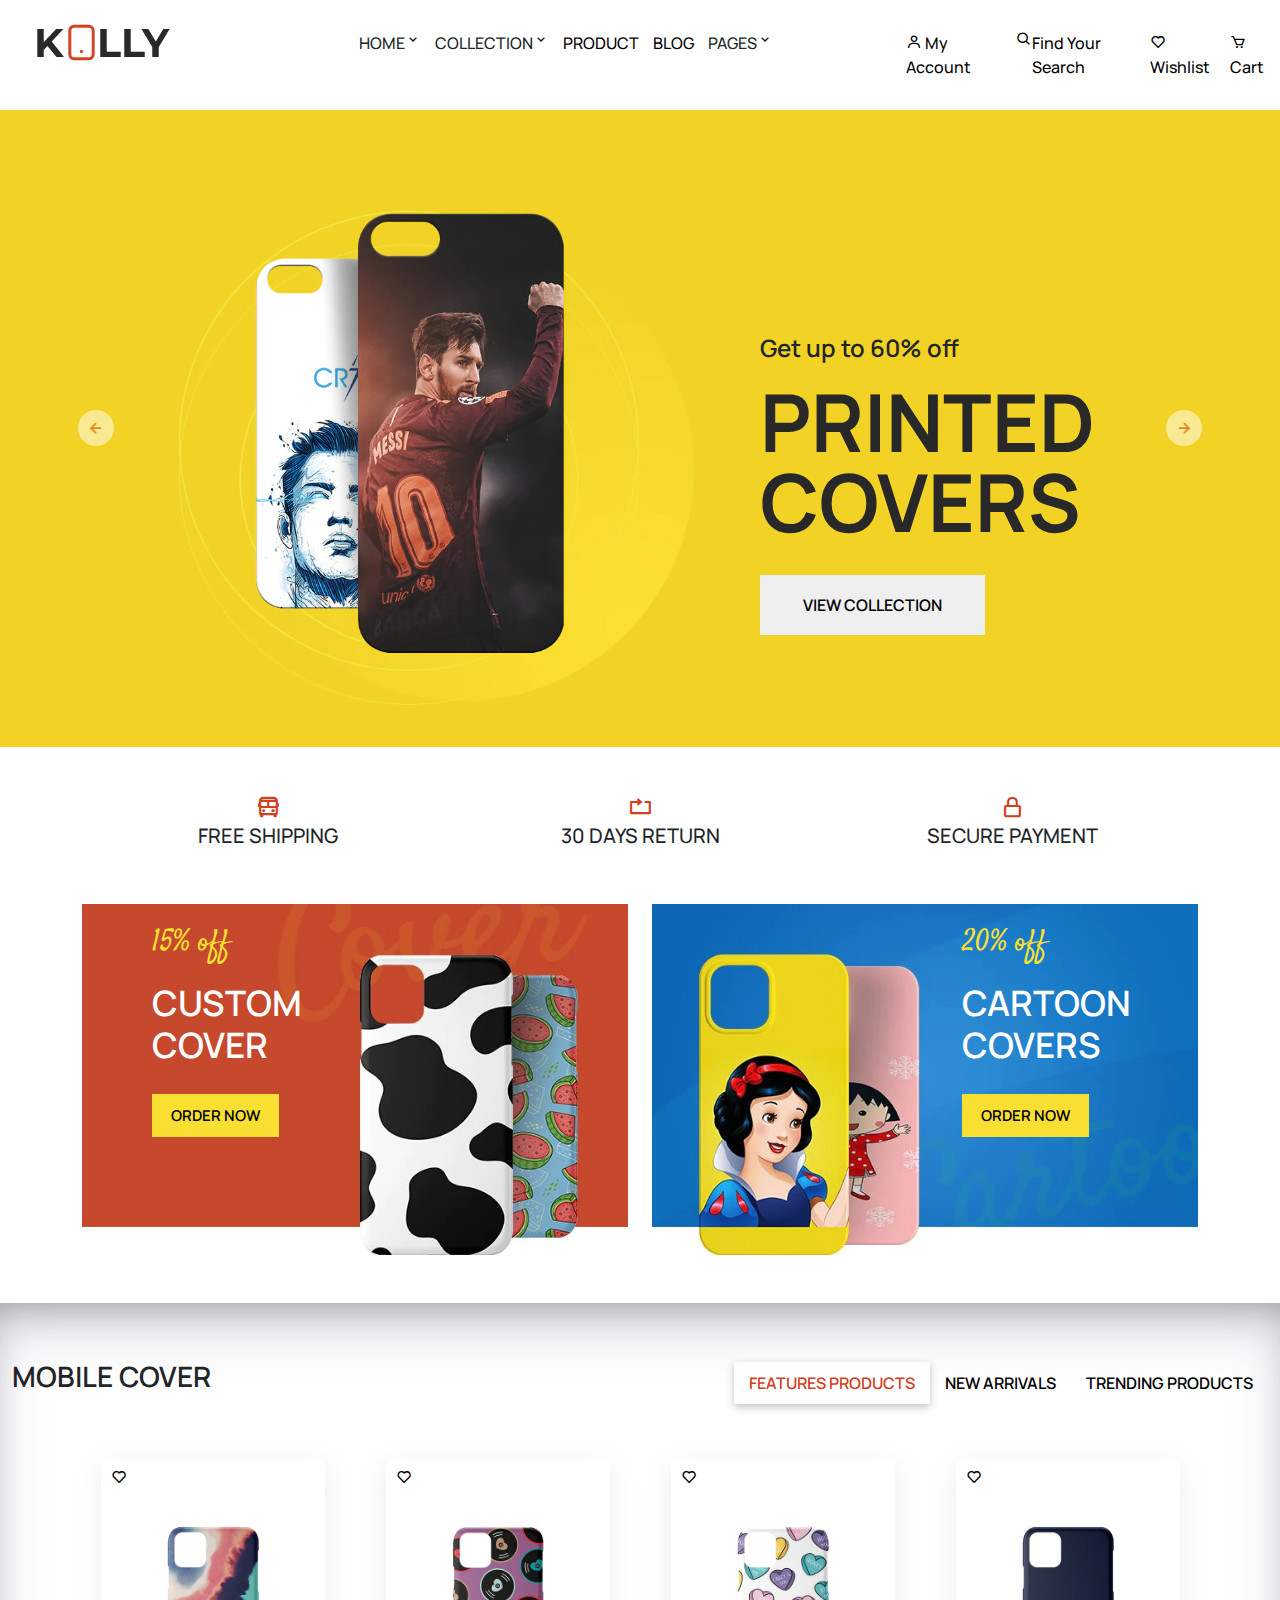
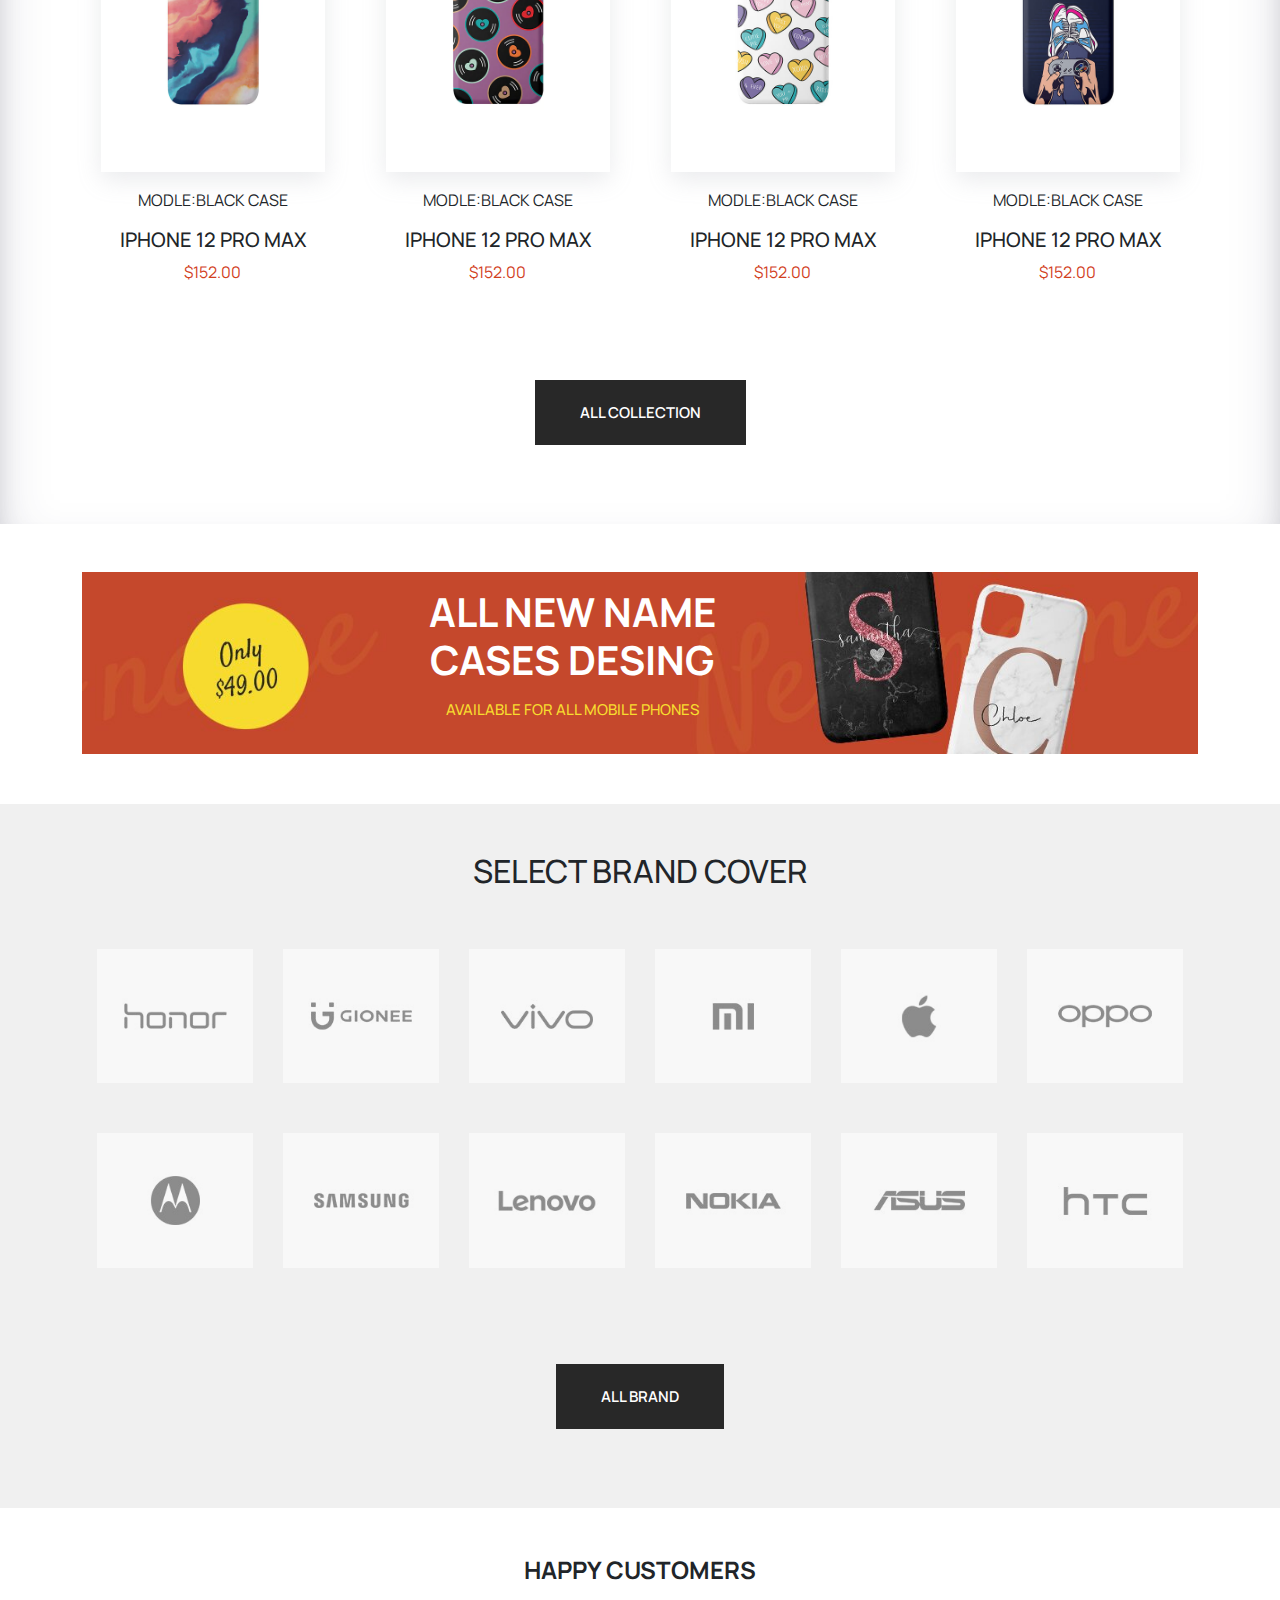
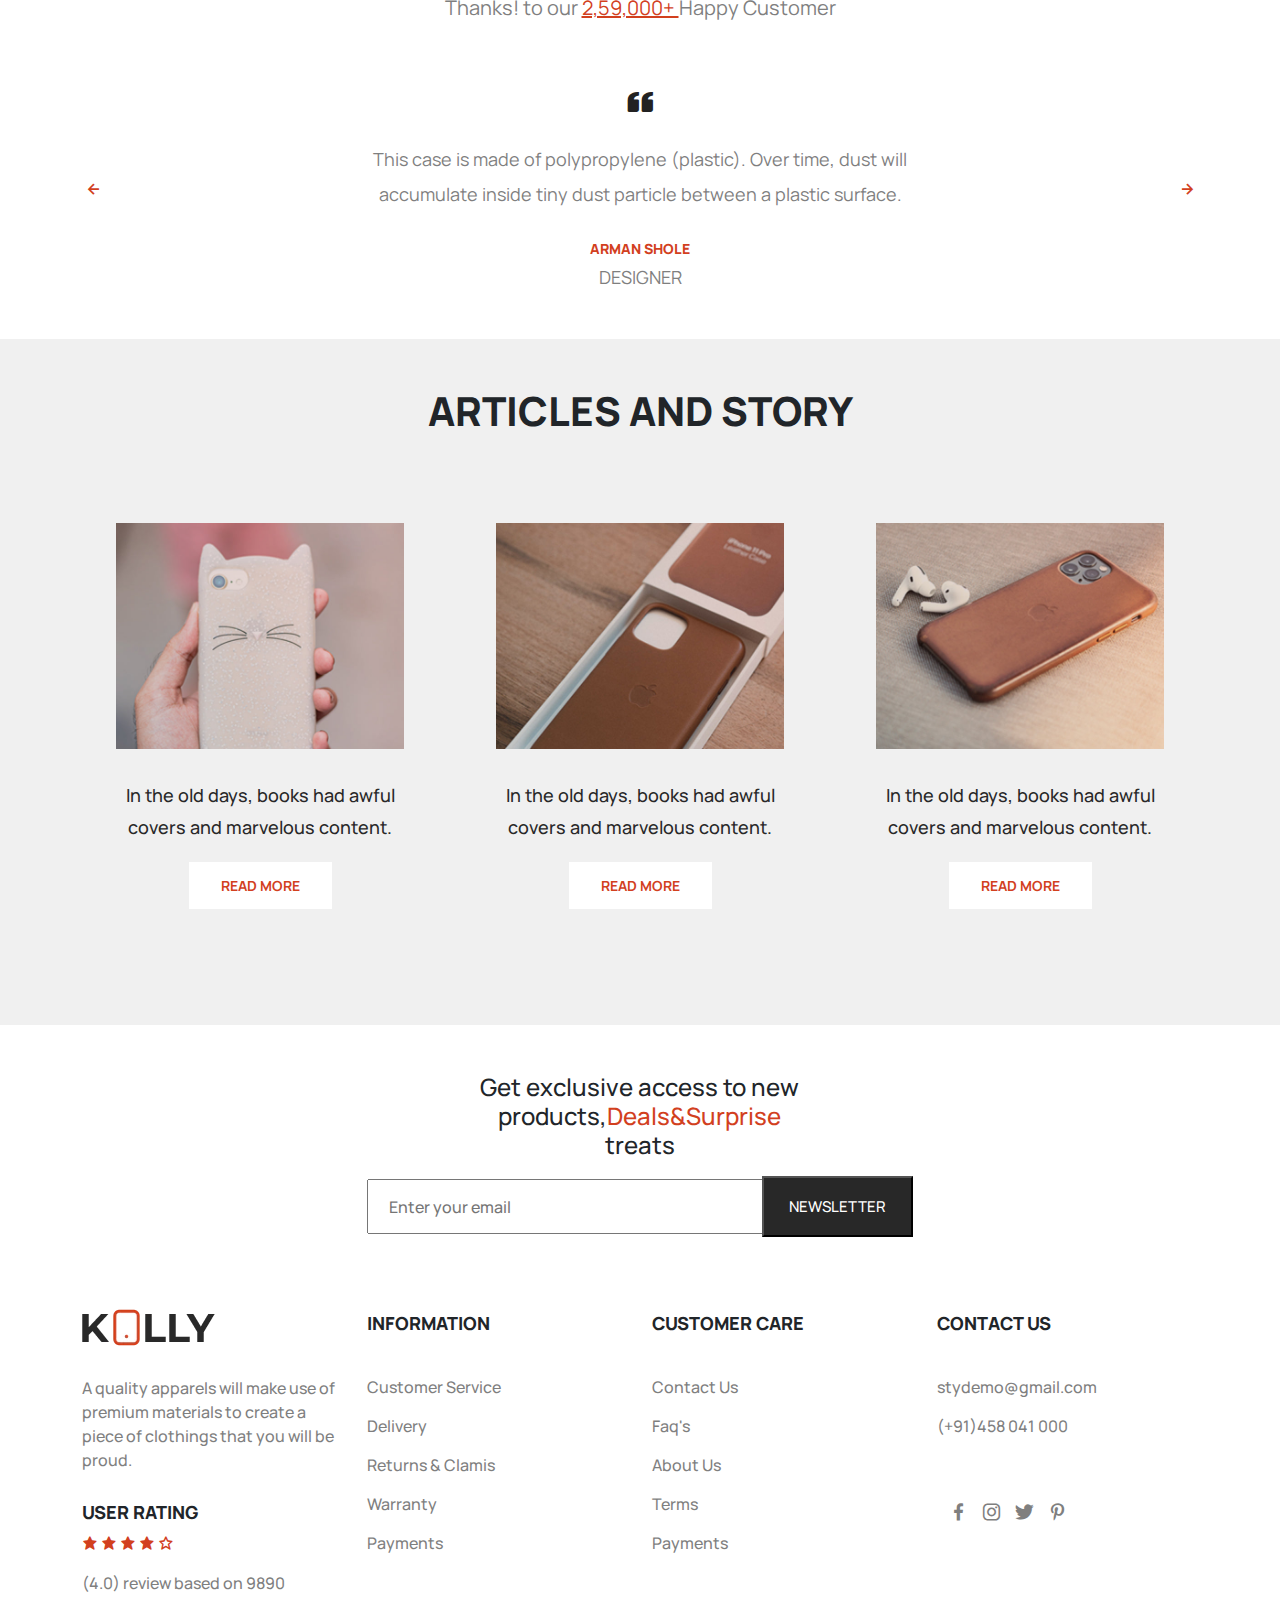
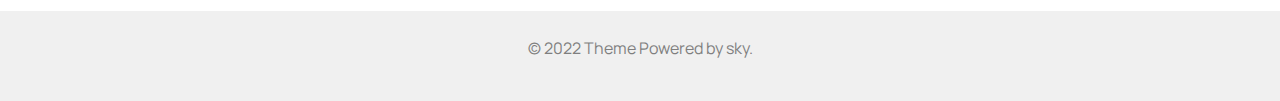
<file: index.html>
<!DOCTYPE html>
<html lang="en">

<head>
    <meta charset="UTF-8" />
    <meta http-equiv="X-UA-Compatible" content="IE=edge" />
    <meta name="viewport" content="width=device-width, initial-scale=1.0" />
    <link href='https://unpkg.com/boxicons@2.1.2/css/boxicons.min.css' rel='stylesheet'>
    <link rel="stylesheet" href="css/style.css" />
    <link rel="stylesheet" href="bootstrap-5.2.0-beta1-dist/css/bootstrap.css" />
    <link rel="stylesheet" href="https://cdnjs.cloudflare.com/ajax/libs/animate.css/4.1.1/animate.min.css" />
    <link rel="stylesheet" href="css/swiper-bundle.css">
    <title>Document</title>
</head>

<body>
    <div class="main">
        <header>
            <div class="container-fluid">
                <div class="row pt-3">
                    <div class="col-4 col-md-3 col-lg-3">
                        <div class="logo navbar">
                            <img src="img/logo.webp" class="img-fluid" alt="logo" />
                        </div>
                    </div>
                    <div class="col-4 col-md-5 col-lg-5">
                        <div class="row navbarrow">
                            <div class="navbar">
                                <ul>
                                    <div class="dropdown">
                                        <li class="dropbtn">home<i class='bx bx-chevron-down'></i></li>
                                        <div class="dropdown-content">
                                            <a href="#">Link 1</a>
                                            <a href="#">Link 2</a>
                                            <a href="#">Link 3</a>
                                        </div>
                                    </div>
                                    <div class="dropdown">
                                        <li class="dropbtn">collection<i class='bx bx-chevron-down'></i></li>
                                        <div class="dropdown-content">
                                            <a href="wishlist.html">Link 1</a>
                                            <a href="#">Link 2</a>
                                            <a href="#">Link 3</a>
                                        </div>
                                    </div>
                                    <li><a href="collection.html">product </a></li>
                                    <li><a href="buynow.html">blog </a></li>
                                    <div class="dropdown">
                                        <li class="dropbtn">pages<i class='bx bx-chevron-down'></i></li>
                                        <div class="dropdown-content">
                                            <a href="#">Link 1</a>
                                            <a href="#">Link 2</a>
                                            <a href="#">Link 3</a>
                                        </div>
                                    </div>
                                </ul>
                            </div>
                        </div>
                    </div>
                    <div class="col-4">
                        <div class="row userrow">
                            <div class="user-div navbar">
                                <ul>
                                    <li><a onclick="menushow()"><i class='bx bx-menu'></i></a></li>
                                    <li><a href="login.html"><i class='bx bx-user'></i><span> my account</span> </a>
                                    </li>
                                    <a class="searcha" data-bs-toggle="collapse" href="#collapseExampletop"
                                        role="button" aria-expanded="false" aria-controls="collapseExample">
                                        <li><i class='bx bx-search'></i><span>find your search</span> </li>
                                    </a>
                                    <div class="collapse " id="collapseExampletop">
                                        <div class="searchinputdiv">
                                            <div class="searchdiv">
                                                <nav class="navbar ">
                                                    <div class="container-fluid">
                                                        <form class="d-flex" role="search">
                                                            <input class="form-control me-2" type="search"
                                                                placeholder="Search" aria-label="Search">
                                                            <button class="btn btn-outline-success"
                                                                type="submit">Search</button>
                                                        </form>
                                                    </div>
                                                </nav>
                                            </div>
                                        </div>
                                    </div>
                                    <li><a href="wishlist.html"><i class='bx bx-heart'></i><span>Wishlist</span> </a>
                                    </li>
                                    <li><a href="cart.html"><i class='bx bx-cart'></i><span>cart</span> </a></li>
                                </ul>
                            </div>
                        </div>
                    </div>
                </div>
            </div>
        </header>
        <div id="menumaindiv" class="col-9 col-md-5 col-lg-5">
            <nav>
                <ul class="menucol">
                    <li class="closex" onclick="closemenu()"><i class='bx bx-x'></i></li>
                    <div class="dropdown">
                        <li class="dropbtn menuli">home<i class='bx bx-chevron-down menudrop'></i></li>
                        <div class="dropdown-content">
                            <a href="">Link 1</a>
                            <a href="">Link 2</a>
                            <a href="">Link 3</a>
                        </div>
                    </div>
                    <div class="dropdown">
                        <li class="dropbtn menuli">collection<i class='bx bx-chevron-down menudrop'></i></li>
                        <div class="dropdown-content">
                            <a href="wishlist.html">Link 1</a>
                            <a href="#">Link 2</a>
                            <a href="#">Link 3</a>
                        </div>
                    </div>
                    <li class="menuli"><a href="collection.html">product</a></li>
                    <li class="menuli"><a href="buynow.html">blog</a></li>
                    <div class="dropdown">
                        <li class="dropbtn menuli">pages<i class='bx bx-chevron-down menudrop'></i></li>
                        <div class="dropdown-content">
                            <a href="">Link 1</a>
                            <a href="">Link 2</a>
                            <a href="">Link 3</a>
                        </div>
                </ul>
            </nav>
        </div>
        <!-- slider start -->
        <div id="carouselExampleControls" class="carousel slide" data-bs-ride="carousel">
            <div class="carousel-inner">
                <div class="carousel-item active ">
                    <div class="col-3 con-slider1 ">
                        <p class="slider1p animate__fadeInUp animate__animated animate__bounce">Get up to 60% off</p>
                        <h1 class="slider1h1 animate__bounceInUp animate__animated animate__bounce ">Printed covers</h1>
                        <button class="slider1button animate__bounceInUp animate__animated animate__bounce">view
                            collection</button>
                    </div>
                    <img src="img/slider1.webp" class="d-block w-100" alt="...">
                </div>
                <div class="carousel-item ">
                    <div class="col-3 con-slider2">
                        <p class="slider2p animate__fadeInUp animate__animated animate__bounce">Get up to 60% off</p>
                        <h1 class=" slider2h1 animate__bounceInUp animate__animated animate__bounce">nature printed</h1>
                        <button class="slider2button animate__bounceInUp animate__animated animate__bounce">view
                            collection</button>
                    </div>
                    <img src="img/slider2.webp" class="d-block w-100 " alt="...">
                </div>
            </div>
            <button class="carousel-control-prev" type="button" data-bs-target="#carouselExampleControls"
                data-bs-slide="prev">
                <i class='bx bx-left-arrow-alt' aria-hidden="true"></i>
            </button>
            <button class="carousel-control-next" type="button" data-bs-target="#carouselExampleControls"
                data-bs-slide="next">
                <i class='bx bx-right-arrow-alt' aria-hidden="true"></i>
            </button>
        </div>
        <!-- slider end-->
        <!-- slider down start -->
        <div class="container">
            <div class="row pt-5">
                <div class="sliderdownrowdiv">
                    <div class="col-4">
                        <div class="sliderdowndiv">
                            <i class='bx bx-bus'></i>
                            <h6>free shipping</h6>
                        </div>
                    </div>
                    <div class="col-4">
                        <div class="sliderdowndiv">
                            <i class='bx bx-repeat'></i>
                            <h6>30 days return</h6>
                        </div>
                    </div>
                    <div class="col-4">
                        <div class="sliderdowndiv">
                            <i class='bx bx-lock-alt'></i>
                            <h6>secure payment</h6>
                        </div>
                    </div>
                </div>
            </div>
            <!-- slider down end -->
            <!-- banner start -->
            <div class="row pt-5 bannerrow animate__flipInX animate__animated animate__bounce">
                <div class="col-12 col-md-12 col-lg-6">
                    <div class="banner1div">
                        <div class="col-3 banner1con">
                            <h6>15% off</h6>
                            <h2>custom cover</h2>
                            <button class="banner1button">order now</button>
                        </div>
                        <img src="img/banner-images-01.webp" class="img-fluid" alt="bannerimg1">
                    </div>
                </div>
                <div class="col-12 col-md-12 col-lg-6 bannerpadding">
                    <div class="banner2div">
                        <div class="col-3 banner2con">
                            <h6>20% off</h6>
                            <h2>cartoon covers</h2>
                            <button class="banner2button">order now</button>
                        </div>
                        <img src="img/banner-images-02.webp" class="img-fluid" alt="bannerimg2">
                    </div>
                </div>
            </div>
        </div>
        <!-- banner end -->
        <!-- phone tabs start -->
        <section class="tabssection mt-5">
            <div class="container-fluid pt-5">
                <div class="row tabsrow">
                    <div class="tabscon">
                        <div class="tabshead">
                            <h3>mobile cover</h3>
                        </div>
                        <div class="tabsbtn">
                            <ul>
                                <li><a id="btn1" class="btn1style" onclick="show1()">features products</a></li>
                                <li><a id="btn2" class="btnstyle" onclick="show2()">new arrivals</a></li>
                                <li><a id="btn3" class="btnstyle" onclick="show3()">trending products</a></li>
                            </ul>
                        </div>
                    </div>
                </div>
            </div>
            <section>
                <div class="container pt-5">
                    <div class="row cardrow1" id="carddisplay1">
                        <div class="col-12 col-md-6 col-lg-3">
                            <div class="card" style="width: 18rem;">
                                <img src="img/phonecasehome/phon1.webp" class="card-img-top" alt="...">
                                <i id="1" onclick="lovecolor1();" class='bx bx-heart'></i>
                                <div class="card-body">
                                    <p class="card-text">modle:black case</p>
                                    <h5 class="card-title">iphone 12 pro max</h5>
                                    <a href="#">$152.00</a>
                                </div>
                            </div>
                        </div>
                        <div class="col-12 col-md-6 col-lg-3">
                            <div class="card" style="width: 18rem;">
                                <img src="img/phonecasehome/phone2.webp" class="card-img-top" alt="...">
                                <i id="2" onclick="lovecolor2()" class='bx bx-heart'></i>
                                <div class="card-body">
                                    <p class="card-text">modle:black case</p>
                                    <h5 class="card-title">iphone 12 pro max</h5>
                                    <a href="#">$152.00</a>
                                </div>
                            </div>
                        </div>
                        <div class="col-12 col-md-6 col-lg-3">
                            <div class="card" style="width: 18rem;">
                                <img src="img/phonecasehome/phon3.jpg" class="card-img-top" alt="...">
                                <i id="3" onclick="lovecolor3()" class='bx bx-heart'></i>
                                <div class="card-body">
                                    <p class="card-text">modle:black case</p>
                                    <h5 class="card-title">iphone 12 pro max</h5>
                                    <a href="#">$152.00</a>
                                </div>
                            </div>
                        </div>
                        <div class="col-12 col-md-6 col-lg-3">
                            <div class="card" style="width: 18rem;">
                                <img src="img/phonecasehome/phon4.jpg" class="card-img-top" alt="...">
                                <i id="4" onclick="lovecolor4()" class='bx bx-heart'></i>
                                <div class="card-body">
                                    <p class="card-text">modle:black case</p>
                                    <h5 class="card-title">iphone 12 pro max</h5>
                                    <a href="#">$152.00</a>
                                </div>
                            </div>
                        </div>
                    </div>
                    <div class="row cardrow2" id="carddisplay2">
                        <div class="col-12 col-md-6 col-lg-3">
                            <div class="card" style="width: 18rem;">
                                <img src="img/phonecasehome/phon4.jpg" class="card-img-top" alt="...">
                                <i id="1" onclick="lovecolor1();" class='bx bx-heart'></i>
                                <div class="card-body">
                                    <p class="card-text">modle:black case</p>
                                    <h5 class="card-title">iphone 12 pro max</h5>
                                    <a href="#">$152.00</a>
                                </div>
                            </div>
                        </div>
                        <div class="col-12 col-md-6 col-lg-3">
                            <div class="card" style="width: 18rem;">
                                <img src="img/phonecasehome/phoncase5.jpg" class="card-img-top" alt="...">
                                <i id="2" onclick="lovecolor2()" class='bx bx-heart'></i>
                                <div class="card-body">
                                    <p class="card-text">modle:black case</p>
                                    <h5 class="card-title">iphone 12 pro max</h5>
                                    <a href="#">$152.00</a>
                                </div>
                            </div>
                        </div>
                        <div class="col-12 col-md-6 col-lg-3">
                            <div class="card" style="width: 18rem;">
                                <img src="img/phonecasehome/phoncas6.jpg" class="card-img-top" alt="...">
                                <i id="3" onclick="lovecolor3()" class='bx bx-heart'></i>
                                <div class="card-body">
                                    <p class="card-text">modle:black case</p>
                                    <h5 class="card-title">iphone 12 pro max</h5>
                                    <a href="#">$152.00</a>
                                </div>
                            </div>
                        </div>
                        <div class="col-12 col-md-6 col-lg-3">
                            <div class="card" style="width: 18rem;">
                                <img src="img/phonecasehome/case7.jpg" class="card-img-top" alt="...">
                                <i id="4" onclick="lovecolor4()" class='bx bx-heart'></i>
                                <div class="card-body">
                                    <p class="card-text">modle:black case</p>
                                    <h5 class="card-title">iphone 12 pro max</h5>
                                    <a href="#">$152.00</a>
                                </div>
                            </div>
                        </div>
                    </div>
                    <div class="row cardrow3" id="carddisplay3">
                        <div class="col-12 col-md-6 col-lg-3">
                            <div class="card" style="width: 18rem;">
                                <img src="img/phonecasehome/case8.jpg" class="card-img-top" alt="...">
                                <i id="1" onclick="lovecolor1();" class='bx bx-heart'></i>
                                <div class="card-body">
                                    <p class="card-text">modle:black case</p>
                                    <h5 class="card-title">iphone 12 pro max</h5>
                                    <a href="#">$152.00</a>
                                </div>
                            </div>
                        </div>
                        <div class="col-12 col-md-6 col-lg-3">
                            <div class="card" style="width: 18rem;">
                                <img src="img/phonecasehome/phoncase5.jpg" class="card-img-top" alt="...">
                                <i id="2" onclick="lovecolor2()" class='bx bx-heart'></i>
                                <div class="card-body">
                                    <p class="card-text">modle:black case</p>
                                    <h5 class="card-title">iphone 12 pro max</h5>
                                    <a href="#">$152.00</a>
                                </div>
                            </div>
                        </div>
                        <div class="col-12 col-md-6 col-lg-3">
                            <div class="card" style="width: 18rem;">
                                <img src="img/phonecasehome/phon3.jpg" class="card-img-top" alt="...">
                                <i id="3" onclick="lovecolor3()" class='bx bx-heart'></i>
                                <div class="card-body">
                                    <p class="card-text">modle:black case</p>
                                    <h5 class="card-title">iphone 12 pro max</h5>
                                    <a href="#">$152.00</a>
                                </div>
                            </div>
                        </div>
                        <div class="col-12 col-md-6 col-lg-3">
                            <div class="card" style="width: 18rem;">
                                <img src="img/phonecasehome/phoncas6.jpg" class="card-img-top"
                                    alt="<link href='https://unpkg.com/boxicons@2.1.2/css/boxicons.min.css' rel='stylesheet'>...">
                                <i id="4" onclick="lovecolor4()" class='bx bx-heart'></i>
                                <div class="card-body">
                                    <p class="card-text">modle:black case</p>
                                    <h5 class="card-title">iphone 12 pro max</h5>
                                    <a href="#">$152.00</a>
                                </div>
                            </div>
                        </div>
                    </div>
                    <div class="row allcollection-btn-row  ">
                        <div class="view-all">
                            <a class="allcollection-btn" href="">all collection</a>
                        </div>
                    </div>
                </div>
            </section>
        </section>
        <!-- phone tabs end -->
        <!-- banner start -->
        <link href='https://unpkg.com/boxicons@2.1.2/css/boxicons.min.css' rel='stylesheet'>
        <section class="pt-5">
            <div class="container">
                <div class="banner-ad">
                    <img class="img-fluid bannerimagead" src="img/banner-img-2.jpg" alt="banner-img">
                    <div class="banner-text">
                        <div class="main-title">
                            <h2>all new name cases desing</h2>
                            <p>available for all mobile phones</p>
                        </div>
                    </div>
                </div>
            </div>
        </section>
        <!-- banner end -->
        <!-- brand cover start -->
        <section class="brandsection">
            <div class="container">
                <div class="row brandrow pt-5">
                    <h2>SELECT BRAND COVER</h2>
                    <ul class="logo-wrap">
                        <li class="logo-wrapper"><a href=""><img src="img/brand/brand-1.jpg" class="img-fluid"
                                    alt=""><span class="btn-content">COLLECTION</span></a></li>
                        <li class="logo-wrapper"><a href=""><img src="img/brand/brand-2.jpg" class="img-fluid"
                                    alt=""><span class="btn-content">COLLECTION</span></a></li>
                        <li class="logo-wrapper"><a href=""><img src="img/brand/brand-3.jpg" class="img-fluid"
                                    alt=""><span class="btn-content">COLLECTION</span></a></li>
                        <li class="logo-wrapper"><a href=""><img src="img/brand/brand-4.jpg" class="img-fluid"
                                    alt=""><span class="btn-content">COLLECTION</span></a></li>
                        <li class="logo-wrapper"><a href=""><img src="img/brand/brand-5.jpg" class="img-fluid"
                                    alt=""><span class="btn-content">COLLECTION</span></a></li>
                        <li class="logo-wrapper"><a href=""><img src="img/brand/brand-6.jpg" class="img-fluid"
                                    alt=""><span class="btn-content">COLLECTION</span></a></li>
                        <li class="logo-wrapper"><a href=""><img src="img/brand/brand-7.jpg" class="img-fluid"
                                    alt=""><span class="btn-content">COLLECTION</span></a></li>
                        <li class="logo-wrapper"><a href=""><img src="img/brand/brand-8.jpg" class="img-fluid"
                                    alt=""><span class="btn-content">COLLECTION</span></a></li>
                        <li class="logo-wrapper"><a href=""><img src="img/brand/brand-9.jpg" class="img-fluid"
                                    alt=""><span class="btn-content">COLLECTION</span></a></li>
                        <li class="logo-wrapper"><a href=""><img src="img/brand/brand-10.jpg" class="img-fluid"
                                    alt=""><span class="btn-content">COLLECTION</span></a></li>
                        <li class="logo-wrapper"><a href=""><img src="img/brand/brand-11.jpg" class="img-fluid"
                                    alt=""><span class="btn-content">COLLECTION</span></a></li>
                        <li class="logo-wrapper"><a href=""><img src="img/brand/brand-12.jpg" class="img-fluid"
                                    alt=""><span class="btn-content">COLLECTION</span></a></li>
                    </ul>
                </div>
                <div class="row allcollection-btn-row  ">
                    <div class="view-all">
                        <a class="allcollection-btn" href="">all brand</a>
                    </div>
                </div>
            </div>
        </section>
        <!-- brand cover end -->
        <!-- happy customers start -->

        <section>
            <div class="container">
                <div class="row happyrow pt-5">
                    <h2>happy customers</h2>
                    <p class="happyheadpar">Thanks! to our <span class="happyspan">2,59,000+ </span> Happy Customer</p>
                    <div class="swiper mySwiper py-lg-5 py-md-5 py-3">
                        <div class="swiper-wrapper">
                            <div class="swiper-slide">
                                <div class="happy-con">
                                    <div class="happy-conn">
                                        <i class='bx bxs-quote-left'></i>
                                        <p class="happyslidepar">This case is made of polypropylene (plastic). Over
                                            time,
                                            dust will accumulate inside tiny dust particle between a plastic surface.
                                        </p>
                                        <h6>arman shole</h6>
                                        <span>designer</span>
                                    </div>
                                </div>
                            </div>
                            <div class="swiper-slide">
                                <div class="happy-con">
                                    <div class="happy-conn">
                                        <i class='bx bxs-quote-left'></i>
                                        <p class="happyslidepar">This case is made of polypropylene (plastic). Over
                                            time,
                                            dust will accumulate inside tiny dust particle between a plastic surface.
                                        </p>
                                        <h6>shibin</h6>
                                        <span>ui/ux</span>
                                    </div>
                                </div>
                            </div>
                            <div class="swiper-slide">
                                <div class="happy-con">
                                    <div class="happy-conn">
                                        <i class='bx bxs-quote-left'></i>
                                        <p class="happyslidepar">This case is made of polypropylene (plastic). Over
                                            time,
                                            dust will accumulate inside tiny dust particle between a plastic surface.
                                        </p>
                                        <h6>mohammed</h6>
                                        <span>php</span>
                                    </div>
                                </div>
                            </div>
                        </div>
                        <div class="swiper-button-next"><i class='bx bx-right-arrow-alt'></i></div>
                        <div class="swiper-button-prev"><i class='bx bx-left-arrow-alt'></i></div>
                    </div>
                </div>
            </div>
        </section>
        <!-- happy customers end -->
        <!-- ARTICLES AND STORY START -->
        <section class="storysection">
            <div class="container">
                <div class="row storyheadrow pt-5">
                    <h2>ARTICLES AND STORY</h2>
                </div>
                <div class="row cardrow-2">
                    <div class="col-12 col-md-6 col-lg-4">
                        <div class="card2" style="width: 18rem;">
                            <div class="card2img">
                                <a href="">
                                    <img src="img/story/case1.jpg" class="card-img-top" alt="...">
                                </a>
                            </div>
                            <div class="card-body">
                                <h2 class="card-title2">In the old days, books had awful <br>covers and marvelous
                                    content.
                                </h2>
                                <div class="btncard2">
                                    <a href="#" class="btn-card2">READ MORE</a>
                                </div>
                            </div>
                        </div>
                    </div>
                    <div class="col-12 col-md-6 col-lg-4 card2img2">
                        <div class="card2" style="width: 18rem;">
                            <div class="card2img">
                                <a href="">
                                    <img src="img/story/case2.jpg" class="card-img-top" alt="...">
                                </a>
                            </div>
                            <div class="card-body">
                                <h2 class="card-title2">In the old days, books had awful <br>covers and marvelous
                                    content.
                                </h2>
                                <div class="btncard2">
                                    <a href="#" class="btn-card2">READ MORE</a>
                                </div>
                            </div>
                        </div>
                    </div>
                    <div class="col-12 col-md-6 col-lg-4 card2img3">
                        <div class="card2" style="width: 18rem;">
                            <div class="card2img">
                                <a href="">
                                    <img src="img/story/case3.jpg" class="card-img-top" alt="...">
                                </a>
                            </div>
                            <div class="card-body">
                                <h2 class="card-title2">In the old days, books had awful <br>covers and marvelous
                                    content.
                                </h2>
                                <div class="btncard2">
                                    <a href="#" class="btn-card2">READ MORE</a>
                                </div>
                            </div>
                        </div>
                    </div>
                    <div class="col-12 col-md-6 col-lg-4 card2img4">
                        <div class="card2" style="width: 18rem;">
                            <div class="card2img">
                                <a href="">
                                    <img src="img/story/case4.jpg" class="card-img-top" alt="...">
                                </a>
                            </div>
                            <div class="card-body">
                                <h2 class="card-title2">In the old days, books had awful <br>covers and marvelous
                                    content.
                                </h2>
                                <div class="btncard2">
                                    <a href="#" class="btn-card2">READ MORE</a>
                                </div>
                            </div>
                        </div>
                    </div>
                </div>
            </div>
        </section>
        <!-- ARTICLES AND STORY END-->

        <!-- email sub start -->
        <section>
            <div class="container">
                <div class="row">
                    <div class="news-title pt-5">
                        <h6>Get exclusive access to new products,<span>Deals&Surprise</span> treats</h6>
                    </div>
                    <form class="emailsubform " action="">
                        <div class="emailsub">
                            <input class="emailsubinput" type="emain" placeholder="Enter your email">
                            <button class="emailsubsubmit" type="submit">NEWSLETTER</button>
                        </div>
                    </form>
                </div>
            </div>
        </section>
        <!-- email sub end -->
        <!-- footer start -->
        <section class="footersection1">
            <div class="container footercontainer">
                <div class="row">
                    <div class="col-3">
                        <img src="img/logo.webp" alt="">
                        <p class="footercon1par">A quality apparels will make use of premium materials to create a piece
                            of
                            clothings that you will be proud.</p>
                        <h6 class="footercon1h6">USER RATING</h6>
                        <span class="footercon1span">
                            <i class='bx bxs-star'></i>
                            <i class='bx bxs-star'></i>
                            <i class='bx bxs-star'></i>
                            <i class='bx bxs-star'></i>
                            <i class='bx bx-star'></i>
                        </span>
                        <p class="footercon1par2">(4.0) review based on 9890</p>
                    </div>
                    <div class="col-3">
                        <h2 class="footercon2h2">information</h2>
                        <ul class="footercon2ul">
                            <li><a href="">customer service</a></li>
                            <li><a href="">delivery</a></li>
                            <li><a href="">returns & clamis</a></li>
                            <li><a href="">warranty</a></li>
                            <li><a href="">payments</a></li>
                        </ul>
                    </div>
                    <div class="col-3">
                        <h2 class="footercon2h2">customer care</h2>
                        <ul class="footercon2ul">
                            <li><a href="">contact us</a></li>
                            <li><a href="">faq's</a></li>
                            <li><a href="">about us</a></li>
                            <li><a href="">terms</a></li>
                            <li><a href="">payments</a></li>
                        </ul>
                    </div>
                    <div class="col-3">
                        <h2 class="footercon4h2">contact us</h2>
                        <ul class="footercon3ul">
                            <li class="emaincoun"><a href="">stydemo@gmail.com</a></li>
                            <li><a href="">(+91)458 041 000</a></li>
                        </ul>
                        <ul class="footercon3ul footercon3ul2">
                            <li><a href=""><i class='bx bxl-facebook'></i></a></li>
                            <li><a href=""><i class='bx bxl-instagram'></i></a></li>
                            <li><a href=""><i class='bx bxl-twitter'></i></a></li>
                            <li><a href=""><i class='bx bxl-pinterest-alt'></i></a></li>
                        </ul>
                    </div>
                </div>
            </div>
        </section>
        <section class="footersection2">
            <div class="container footercontainer">
                <div class="row">
                    <div class="col-12 footercol">
                        <img src="img/logo.webp" alt="">
                        <p class="footercon1par">A quality apparels will make use of premium materials to create a piece
                            of
                            clothings that you will be proud.</p>
                        <h6 class="footercon1h6">USER RATING</h6>
                        <span class="footercon1span">
                            <i class='bx bxs-star'></i>
                            <i class='bx bxs-star'></i>
                            <i class='bx bxs-star'></i>
                            <i class='bx bxs-star'></i>
                            <i class='bx bx-star'></i>
                        </span>
                        <p class="footercon1par2">(4.0) review based on 9890</p>
                    </div>
                    <div class="col-12">
                        <a class="footercon2a" data-bs-toggle="collapse" href="#collapseExample" role="button"
                            aria-expanded="false" aria-controls="collapseExample">
                            <h2 class="footercon2h2">information</h2><i class='bx bx-chevron-down'></i>
                        </a>
                        <div class="collapse" id="collapseExample">
                            <ul class="footercon2ul footerconphoneul">
                                <li><a href="">customer service</a></li>
                                <li><a href="">delivery</a></li>
                                <li><a href="">returns & clamis</a></li>
                                <li><a href="">warranty</a></li>
                                <li><a href="">payments</a></li>
                            </ul>
                        </div>
                    </div>
                    <div class="col-12">
                        <a class="footercon2a" data-bs-toggle="collapse" href="#collapseExample2" role="button"
                            aria-expanded="false" aria-controls="collapseExample">
                            <h2 class="footercon2h2">customer care</h2><i class='bx bx-chevron-down'></i>
                        </a>
                        <div class="collapse" id="collapseExample2">
                            <ul class="footercon2ul footerconphoneul">
                                <li><a href="">contact us</a></li>
                                <li><a href="">faq's</a></li>
                                <li><a href="">about us</a></li>
                                <li><a href="">terms</a></li>
                                <li><a href="">payments</a></li>
                            </ul>
                        </div>
                    </div>
                    <div class="col-12">
                        <a class="footercon2a" data-bs-toggle="collapse" href="#collapseExample3" role="button"
                            aria-expanded="false" aria-controls="collapseExample">
                            <h2 class="footercon4h2">contact us</h2><i class='bx bx-chevron-down'></i>
                        </a>
                        <div class="collapse" id="collapseExample3">
                            <ul class="footercon3ul footerconphoneul">
                                <li class="emaincoun"><a href="">stydemo@gmail.com</a></li>
                                <li><a href="">(+91)458 041 000</a></li>
                            </ul>
                        </div>
                        <ul class="footercon3ul footercon3ul2 footerconphoneul">
                            <li><a href=""><i class='bx bxl-facebook'></i></a></li>
                            <li><a href=""><i class='bx bxl-instagram'></i></a></li>
                            <li><a href=""><i class='bx bxl-twitter'></i></a></li>
                            <li><a href=""><i class='bx bxl-pinterest-alt'></i></a></li>
                        </ul>
                    </div>
                </div>
            </div>
        </section>

        <!-- footer end -->
        <section class="copyrightsection ">
            <p>© 2022 Theme Powered by sky.</p>
        </section>
    </div>
    <script src="https://code.jquery.com/jquery-3.6.0.min.js"
        integrity="sha256-/xUj+3OJU5yExlq6GSYGSHk7tPXikynS7ogEvDej/m4=" crossorigin="anonymous"></script>
    <script src="bootstrap-5.2.0-beta1-dist/js/bootstrap.js"></script>
    <script src="js/swiper-bundle.js"></script>
    <script src="js/main.js"></script>

</body>

</html>
</file>
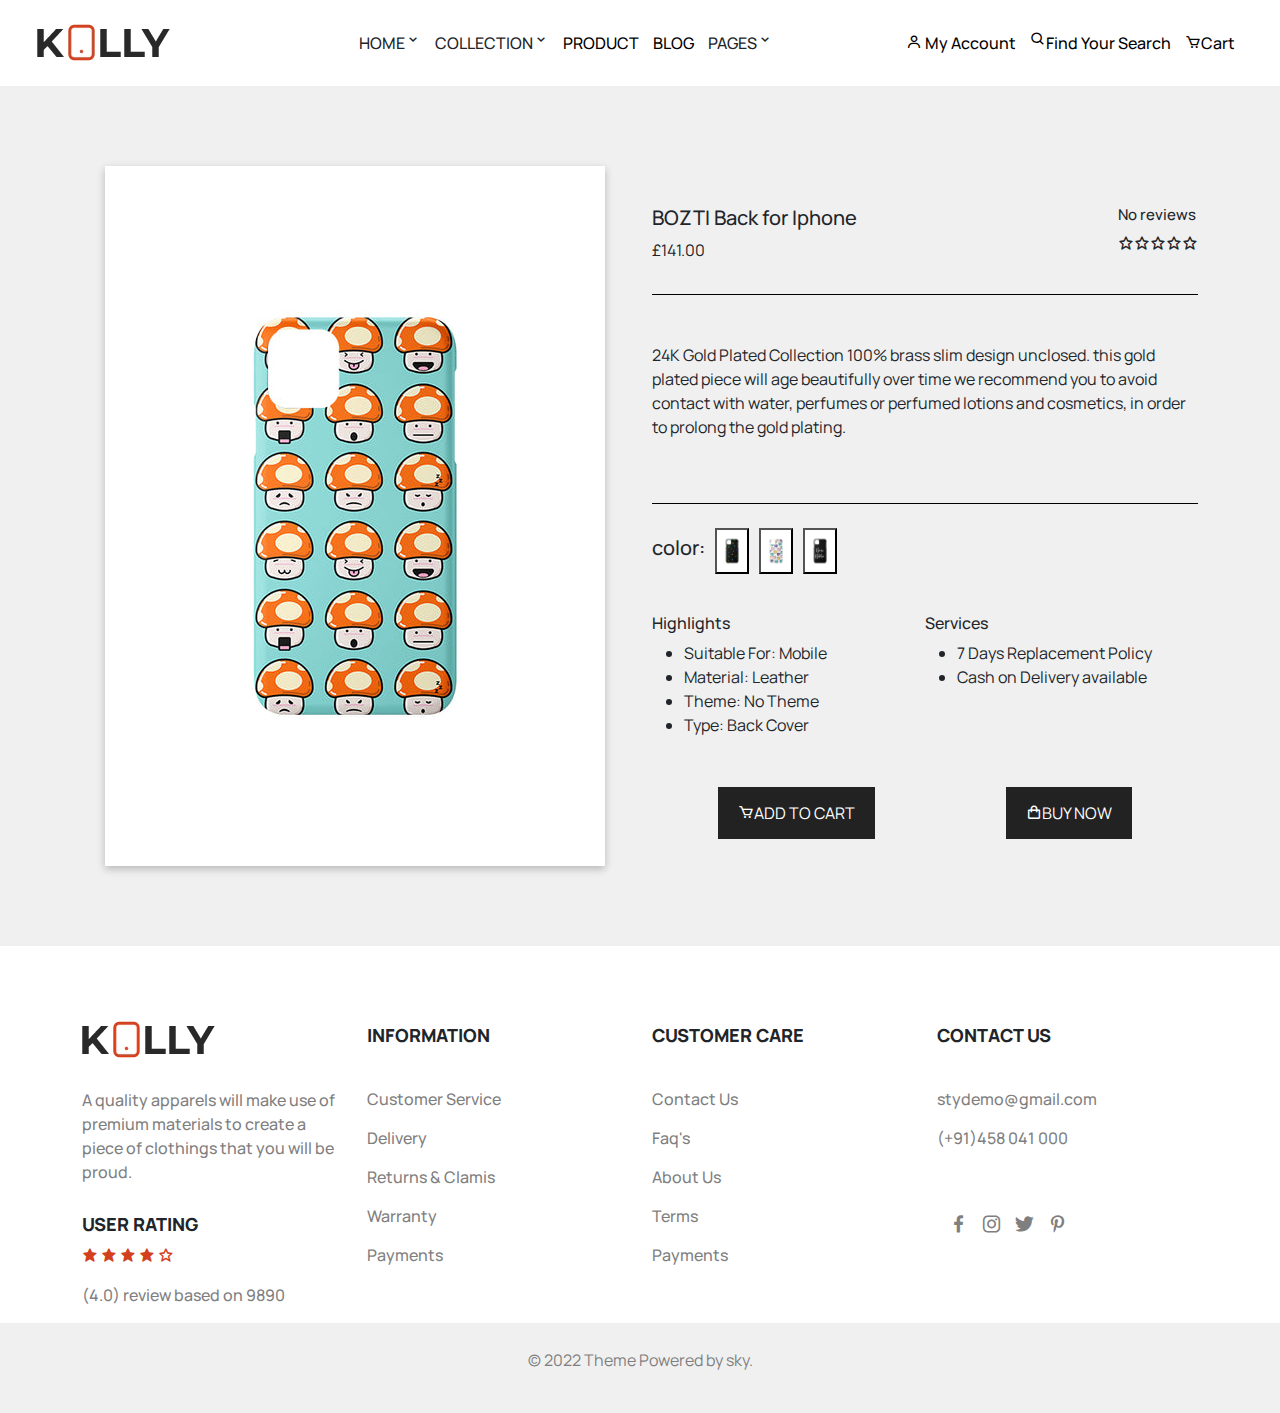
<file: buynow.html>
<!DOCTYPE html>
<html lang="en">

<head>
    <meta charset="UTF-8">
    <meta http-equiv="X-UA-Compatible" content="IE=edge">
    <meta name="viewport" content="width=device-width, initial-scale=1.0">
    <link rel="stylesheet" href="bootstrap-5.2.0-beta1-dist/css/bootstrap.css">
    <link href='https://unpkg.com/boxicons@2.1.2/css/boxicons.min.css' rel='stylesheet'>
    <link rel="stylesheet" href="css/style.css">
    <title>Document</title>
</head>

<body>
    <div class="main">
        <header>
            <div class="container-fluid">
                <div class="row pt-3">
                    <div class="col-4 col-md-3 col-lg-3">
                        <div class="logo navbar">
                            <img src="img/logo.webp" class="img-fluid" alt="logo" />
                        </div>
                    </div>
                    <div class="col-4 col-md-5 col-lg-5">
                        <div class="row navbarrow">
                            <div class="navbar">
                                <ul>
                                    <div class="dropdown">
                                        <li class="dropbtn">home<i class='bx bx-chevron-down'></i></li>
                                        <div class="dropdown-content">
                                            <a href="#">Link 1</a>
                                            <a href="#">Link 2</a>
                                            <a href="#">Link 3</a>
                                        </div>
                                    </div>
                                    <div class="dropdown">
                                        <li class="dropbtn">collection<i class='bx bx-chevron-down'></i></li>
                                        <div class="dropdown-content">
                                            <a href="collection.html">Link 1</a>
                                            <a href="#">Link 2</a>
                                            <a href="#">Link 3</a>
                                        </div>
                                    </div>
                                    <li><a href="">product </a></li>
                                    <li><a href="">blog </a></li>
                                    <div class="dropdown">
                                        <li class="dropbtn">pages<i class='bx bx-chevron-down'></i></li>
                                        <div class="dropdown-content">
                                            <a href="#">Link 1</a>
                                            <a href="#">Link 2</a>
                                            <a href="#">Link 3</a>
                                        </div>
                                    </div>
                                </ul>
                            </div>
                        </div>
                    </div>
                    <div class="col-4">
                        <div class="row userrow">
                            <div class="user-div navbar">
                                <ul>
                                    <li><a onclick="menushow()"><i class='bx bx-menu'></i></a></li>
                                    <li><a href=""><i class='bx bx-user'></i><span> my account</span> </a></li>
                                    <a class="searcha" data-bs-toggle="collapse" href="#collapseExampletop"
                                        role="button" aria-expanded="false" aria-controls="collapseExample">
                                        <li><i class='bx bx-search'></i><span>find your search</span> </li>
                                    </a>
                                    <div class="collapse " id="collapseExampletop">
                                        <div class="searchinputdiv">
                                            <div class="searchdiv">
                                                <nav class="navbar ">
                                                    <div class="container-fluid">
                                                        <form class="d-flex" role="search">
                                                            <input class="form-control me-2" type="search"
                                                                placeholder="Search" aria-label="Search">
                                                            <button class="btn btn-outline-success"
                                                                type="submit">Search</button>
                                                        </form>
                                                    </div>
                                                </nav>
                                            </div>
                                        </div>
                                    </div>
                                    <li><a href=""><i class='bx bx-cart'></i><span>cart</span> </a></li>
                                </ul>
                            </div>
                        </div>
                    </div>
                </div>
            </div>
        </header>
        <div id="menumaindiv" class="col-9 col-md-5 col-lg-5">
            <nav>
                <ul class="menucol">
                    <li class="closex" onclick="closemenu()"><i class='bx bx-x'></i></li>
                    <div class="dropdown">
                        <li class="dropbtn menuli">home<i class='bx bx-chevron-down menudrop'></i></li>
                        <div class="dropdown-content">
                            <a href="">Link 1</a>
                            <a href="">Link 2</a>
                            <a href="">Link 3</a>
                        </div>
                    </div>
                    <div class="dropdown">
                        <li class="dropbtn menuli">collection<i class='bx bx-chevron-down menudrop'></i></li>
                        <div class="dropdown-content">
                            <a href="#">Link 1</a>
                            <a href="#">Link 2</a>
                            <a href="#">Link 3</a>
                        </div>
                    </div>
                    <li class="menuli"><a href="">product</a></li>
                    <li class="menuli"><a href="">blog</a></li>
                    <div class="dropdown">
                        <li class="dropbtn menuli">pages<i class='bx bx-chevron-down menudrop'></i></li>
                        <div class="dropdown-content">
                            <a href="">Link 1</a>
                            <a href="">Link 2</a>
                            <a href="">Link 3</a>
                        </div>
                </ul>
            </nav>
        </div>
        <section class="buynowcontainer">
            <div class="container buynowcontainer1 ">
                <div class="row buynowrow">
                    <div class="col-12 col-md-12 col-lg-6 buycolmainimg">
                        <div class="img-div">
                            <img src="img/phonecasehome/case7.jpg" class="img-fluid" alt="">
                        </div>
                    </div>
                    <div class="col-12 col-md-12 col-lg-6 buynowcolmain">
                        <div class="buytopcon">
                            <div class="buytopcon1">
                                <h2>BOZTI Back for Iphone</h2>
                                <p>£141.00</p>
                            </div>
                            <div class="buytopcon2">
                                <h5>No reviews</h5>
                                <p><span><i class='bx bx-star'></i><i class='bx bx-star'></i><i
                                            class='bx bx-star'></i><i class='bx bx-star'></i><i
                                            class='bx bx-star'></i></span></p>
                            </div>
                        </div>
                        <div class="buynowcon py-5">
                            <p>24K Gold Plated Collection 100% brass slim design unclosed. this gold plated piece will
                                age beautifully over time we recommend you to avoid contact with water, perfumes or
                                perfumed lotions and cosmetics, in order to prolong the gold plating.</p>
                        </div>
                        <div class="colorselectdiv py-4">
                            <h5>color:</h5>
                            <ul>
                                <li><button><img src="img/phonecasehome/case8.jpg" alt=""></button></li>
                                <li> <button><img src="img/phonecasehome/phon3.jpg" alt=""></button></li>
                                <li><button><img src="img/phonecasehome/phoncas6.jpg" alt=""></button></li>
                            </ul>
                        </div>
                        <div class="hightmaindiv">
                            <div class="col-6">
                                <h6>Highlights</h6>
                                <ul>
                                    <li>Suitable For: Mobile</li>
                                    <li>Material: Leather</li>
                                    <li>Theme: No Theme</li>
                                    <li>Type: Back Cover</li>
                                </ul>
                            </div>
                            <div class="col-6">
                                <h6>Services</h6>
                                <ul>
                                    <li>7 Days Replacement Policy</li>
                                    <li>Cash on Delivery available</li>
                                </ul>
                            </div>
                        </div>
                        <div class="buynowbtndiv pt-5">
                            <div class="buynowbtn1">
                                <a href=""><i class='bx bx-cart'></i>ADD TO CART</a>
                            </div>
                            <div class="buynowbtn2">
                                <a href=""><i class='bx bx-shopping-bag'></i>BUY NOW</a>
                            </div>
                        </div>
                    </div>
                </div>
            </div>
        </section>
        <section class="footersection1">
            <div class="container footercontainer">
                <div class="row">
                    <div class="col-3">
                        <img src="img/logo.webp" alt="">
                        <p class="footercon1par">A quality apparels will make use of premium materials to create a piece
                            of
                            clothings that you will be proud.</p>
                        <h6 class="footercon1h6">USER RATING</h6>
                        <span class="footercon1span">
                            <i class='bx bxs-star'></i>
                            <i class='bx bxs-star'></i>
                            <i class='bx bxs-star'></i>
                            <i class='bx bxs-star'></i>
                            <i class='bx bx-star'></i>
                        </span>
                        <p class="footercon1par2">(4.0) review based on 9890</p>
                    </div>
                    <div class="col-3">
                        <h2 class="footercon2h2">information</h2>
                        <ul class="footercon2ul">
                            <li><a href="">customer service</a></li>
                            <li><a href="">delivery</a></li>
                            <li><a href="">returns & clamis</a></li>
                            <li><a href="">warranty</a></li>
                            <li><a href="">payments</a></li>
                        </ul>
                    </div>
                    <div class="col-3">
                        <h2 class="footercon2h2">customer care</h2>
                        <ul class="footercon2ul">
                            <li><a href="">contact us</a></li>
                            <li><a href="">faq's</a></li>
                            <li><a href="">about us</a></li>
                            <li><a href="">terms</a></li>
                            <li><a href="">payments</a></li>
                        </ul>
                    </div>
                    <div class="col-3">
                        <h2 class="footercon4h2">contact us</h2>
                        <ul class="footercon3ul">
                            <li class="emaincoun"><a href="">stydemo@gmail.com</a></li>
                            <li><a href="">(+91)458 041 000</a></li>
                        </ul>
                        <ul class="footercon3ul footercon3ul2">
                            <li><a href=""><i class='bx bxl-facebook'></i></a></li>
                            <li><a href=""><i class='bx bxl-instagram'></i></a></li>
                            <li><a href=""><i class='bx bxl-twitter'></i></a></li>
                            <li><a href=""><i class='bx bxl-pinterest-alt'></i></a></li>
                        </ul>
                    </div>
                </div>
            </div>
        </section>
        <section class="footersection2">
            <div class="container footercontainer">
                <div class="row">
                    <div class="col-12 footercol">
                        <img src="img/logo.webp" alt="">
                        <p class="footercon1par">A quality apparels will make use of premium materials to create a piece
                            of
                            clothings that you will be proud.</p>
                        <h6 class="footercon1h6">USER RATING</h6>
                        <span class="footercon1span">
                            <i class='bx bxs-star'></i>
                            <i class='bx bxs-star'></i>
                            <i class='bx bxs-star'></i>
                            <i class='bx bxs-star'></i>
                            <i class='bx bx-star'></i>
                        </span>
                        <p class="footercon1par2">(4.0) review based on 9890</p>
                    </div>
                    <div class="col-12">
                        <a class="footercon2a" data-bs-toggle="collapse" href="#collapseExample" role="button"
                            aria-expanded="false" aria-controls="collapseExample">
                            <h2 class="footercon2h2">information</h2><i class='bx bx-chevron-down'></i>
                        </a>
                        <div class="collapse" id="collapseExample">
                            <ul class="footercon2ul footerconphoneul">
                                <li><a href="">customer service</a></li>
                                <li><a href="">delivery</a></li>
                                <li><a href="">returns & clamis</a></li>
                                <li><a href="">warranty</a></li>
                                <li><a href="">payments</a></li>
                            </ul>
                        </div>
                    </div>
                    <div class="col-12">
                        <a class="footercon2a" data-bs-toggle="collapse" href="#collapseExample2" role="button"
                            aria-expanded="false" aria-controls="collapseExample">
                            <h2 class="footercon2h2">customer care</h2><i class='bx bx-chevron-down'></i>
                        </a>
                        <div class="collapse" id="collapseExample2">
                            <ul class="footercon2ul footerconphoneul">
                                <li><a href="">contact us</a></li>
                                <li><a href="">faq's</a></li>
                                <li><a href="">about us</a></li>
                                <li><a href="">terms</a></li>
                                <li><a href="">payments</a></li>
                            </ul>
                        </div>
                    </div>
                    <div class="col-12">
                        <a class="footercon2a" data-bs-toggle="collapse" href="#collapseExample3" role="button"
                            aria-expanded="false" aria-controls="collapseExample">
                            <h2 class="footercon4h2">contact us</h2><i class='bx bx-chevron-down'></i>
                        </a>
                        <div class="collapse" id="collapseExample3">
                            <ul class="footercon3ul footerconphoneul">
                                <li class="emaincoun"><a href="">stydemo@gmail.com</a></li>
                                <li><a href="">(+91)458 041 000</a></li>
                            </ul>
                        </div>
                        <ul class="footercon3ul footercon3ul2 footerconphoneul">
                            <li><a href=""><i class='bx bxl-facebook'></i></a></li>
                            <li><a href=""><i class='bx bxl-instagram'></i></a></li>
                            <li><a href=""><i class='bx bxl-twitter'></i></a></li>
                            <li><a href=""><i class='bx bxl-pinterest-alt'></i></a></li>
                        </ul>
                    </div>
                </div>
            </div>
        </section>
        <section class="copyrightsection ">
            <p>© 2022 Theme Powered by sky.</p>
        </section>
    </div>

    <script src="js/main.js"></script>
    <script src="bootstrap-5.2.0-beta1-dist/js/bootstrap.js"></script>
</body>

</html>
</file>
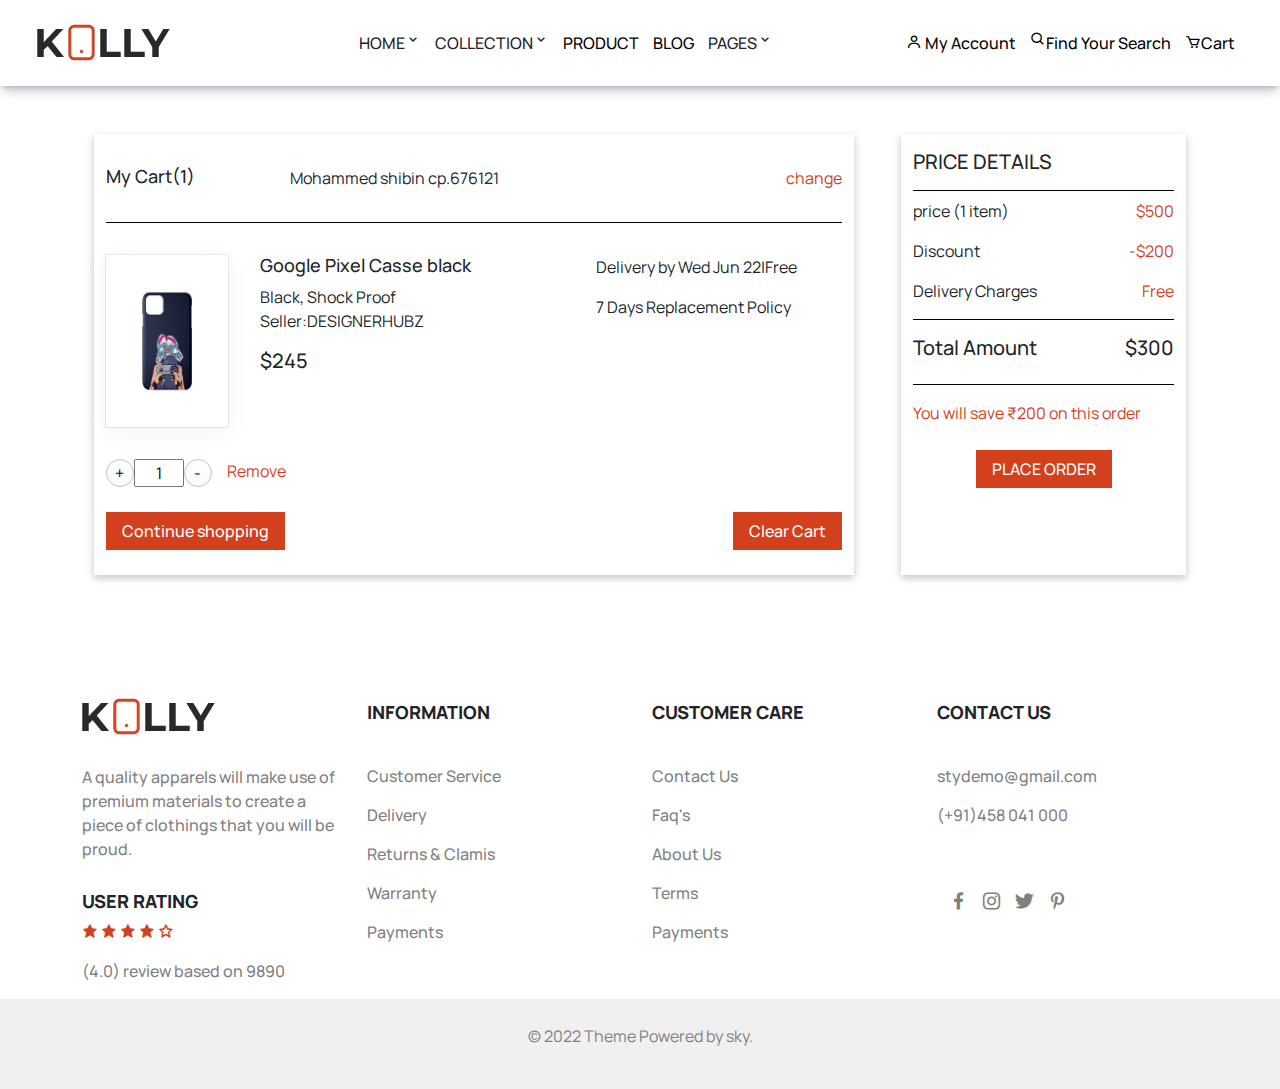
<file: cart.html>
<!DOCTYPE html>
<html lang="en">

<head>
    <meta charset="UTF-8">
    <meta http-equiv="X-UA-Compatible" content="IE=edge">
    <meta name="viewport" content="width=device-width, initial-scale=1.0">
    <link rel="stylesheet" href="bootstrap-5.2.0-beta1-dist/css/bootstrap.css">
    <link href='https://unpkg.com/boxicons@2.1.2/css/boxicons.min.css' rel='stylesheet'>
    <link rel="stylesheet" href="css/style.css">
    <title>Document</title>
</head>

<body>
    <div class="main">
        <header>
            <div class="container-fluid">
                <div class="row pt-3">
                    <div class="col-4 col-md-3 col-lg-3">
                        <div class="logo navbar">
                            <img src="img/logo.webp" class="img-fluid" alt="logo" />
                        </div>
                    </div>
                    <div class="col-4 col-md-5 col-lg-5">
                        <div class="row navbarrow">
                            <div class="navbar">
                                <ul>
                                    <div class="dropdown">
                                        <li class="dropbtn">home<i class='bx bx-chevron-down'></i></li>
                                        <div class="dropdown-content">
                                            <a href="#">Link 1</a>
                                            <a href="#">Link 2</a>
                                            <a href="#">Link 3</a>
                                        </div>
                                    </div>
                                    <div class="dropdown">
                                        <li class="dropbtn">collection<i class='bx bx-chevron-down'></i></li>
                                        <div class="dropdown-content">
                                            <a href="collection.html">Link 1</a>
                                            <a href="#">Link 2</a>
                                            <a href="#">Link 3</a>
                                        </div>
                                    </div>
                                    <li><a href="">product </a></li>
                                    <li><a href="">blog </a></li>
                                    <div class="dropdown">
                                        <li class="dropbtn">pages<i class='bx bx-chevron-down'></i></li>
                                        <div class="dropdown-content">
                                            <a href="#">Link 1</a>
                                            <a href="#">Link 2</a>
                                            <a href="#">Link 3</a>
                                        </div>
                                    </div>
                                </ul>
                            </div>
                        </div>
                    </div>
                    <div class="col-4">
                        <div class="row userrow">
                            <div class="user-div navbar">
                                <ul>
                                    <li><a onclick="menushow()"><i class='bx bx-menu'></i></a></li>
                                    <li><a href=""><i class='bx bx-user'></i><span> my account</span> </a></li>
                                    <a class="searcha" data-bs-toggle="collapse" href="#collapseExampletop"
                                        role="button" aria-expanded="false" aria-controls="collapseExample">
                                        <li><i class='bx bx-search'></i><span>find your search</span> </li>
                                    </a>
                                    <div class="collapse " id="collapseExampletop">
                                        <div class="searchinputdiv">
                                            <div class="searchdiv">
                                                <nav class="navbar ">
                                                    <div class="container-fluid">
                                                        <form class="d-flex" role="search">
                                                            <input class="form-control me-2" type="search"
                                                                placeholder="Search" aria-label="Search">
                                                            <button class="btn btn-outline-success"
                                                                type="submit">Search</button>
                                                        </form>
                                                    </div>
                                                </nav>
                                            </div>
                                        </div>
                                    </div>
                                    <li><a href=""><i class='bx bx-cart'></i><span>cart</span> </a></li>
                                </ul>
                            </div>
                        </div>
                    </div>
                </div>
            </div>
        </header>
        <div id="menumaindiv" class="col-9 col-md-5 col-lg-5">
            <nav>
                <ul class="menucol">
                    <li class="closex" onclick="closemenu()"><i class='bx bx-x'></i></li>
                    <div class="dropdown">
                        <li class="dropbtn menuli">home<i class='bx bx-chevron-down menudrop'></i></li>
                        <div class="dropdown-content">
                            <a href="">Link 1</a>
                            <a href="">Link 2</a>
                            <a href="">Link 3</a>
                        </div>
                    </div>
                    <div class="dropdown">
                        <li class="dropbtn menuli">collection<i class='bx bx-chevron-down menudrop'></i></li>
                        <div class="dropdown-content">
                            <a href="#">Link 1</a>
                            <a href="#">Link 2</a>
                            <a href="#">Link 3</a>
                        </div>
                    </div>
                    <li class="menuli"><a href="">product</a></li>
                    <li class="menuli"><a href="">blog</a></li>
                    <div class="dropdown">
                        <li class="dropbtn menuli">pages<i class='bx bx-chevron-down menudrop'></i></li>
                        <div class="dropdown-content">
                            <a href="">Link 1</a>
                            <a href="">Link 2</a>
                            <a href="">Link 3</a>
                        </div>
                </ul>
            </nav>
        </div>
        <div class="container">
            <div class="row cartrowdiv py-5">
                <div class="col-12 col-md-12 col-lg-8 cartmaincoldiv">
                    <div class="cartheadmaindiv">
                        <div class="col-3">
                            <h4>My Cart(1)</h4>
                        </div>
                        <div class="col-9 addressdiv">
                            <div class="deliverdiv">
                                <p>Mohammed shibin cp.676121</p>
                            </div>
                            <div class="deliverdivchange">
                                <a href="">change</a>
                            </div>
                        </div>
                    </div>
                    <div class="cartshowdid">
                        <div class="col-2">
                            <img class="img-cart" src="img/phonecasehome/phon4.jpg" alt="">
                        </div>
                        <div class="col-6 col-sm-6 col-md-6 col-lg-6 cart-showcon">
                            <ul>
                                <li>
                                    <h4>Google Pixel Casse black</h4>
                                </li>
                                <li><span>Black, Shock Proof</span></li>
                                <li>
                                    <p>Seller:DESIGNERHUBZ</p>
                                </li>
                                <li>
                                    <h5>$245</h5>
                                </li>
                            </ul>
                        </div>
                        <div class="col-4 col-sm-4 deliveryblock">
                            <p>Delivery by Wed Jun 22|<span>Free</span></p>
                            <span>7 Days Replacement Policy</span>
                        </div>
                    </div>
                    <div class="col-12 addcartdiv">
                        <button onclick="increment()">+</button>
                        <input id="addcart" value="1" type="text" name="quantity" min="1" max="5" pattern="[0-9]*">
                        <button onclick="decrement()">-</button>
                        <div class="removediv">
                            <a href="">Remove</a>
                        </div>
                    </div>
                    <div class="col-12 placediv">
                        <div class="continue-shoppingdiv">
                            <a href="">Continue shopping</a>
                        </div>
                        <div class="clear">
                            <a href="">Clear Cart</a>
                        </div>
                    </div>
                </div>
                <div class="col-12 col-md-12 col-lg-3 pricemaindivcol">
                    <h5 class="pricederails">PRICE DETAILS</h5>
                    <div class="pricemaindiv">
                        <div class="pricediv">
                            <p>price (1 item)</p><span>$500</span>
                        </div>
                        <div class="discountdiv">
                            <p>Discount</p><span>-$200</span>
                        </div>
                        <div class="deliverydiv">
                            <p>Delivery Charges</p><span>Free</span>
                        </div>
                    </div>
                    <div class="totaldiv">
                        <h5>Total Amount</h5>
                        <h5>$300</h5>
                    </div>
                    <p class="youwillp">You will save ₹200 on this order</p>
                    <div class="placedivorderbtn">
                        <a href="checkout.html">PLACE ORDER</a>
                    </div>
                </div>
            </div>
        </div>
        <section class="footersection1">
            <div class="container footercontainer">
                <div class="row">
                    <div class="col-3">
                        <img src="img/logo.webp" alt="">
                        <p class="footercon1par">A quality apparels will make use of premium materials to create a piece
                            of
                            clothings that you will be proud.</p>
                        <h6 class="footercon1h6">USER RATING</h6>
                        <span class="footercon1span">
                            <i class='bx bxs-star'></i>
                            <i class='bx bxs-star'></i>
                            <i class='bx bxs-star'></i>
                            <i class='bx bxs-star'></i>
                            <i class='bx bx-star'></i>
                        </span>
                        <p class="footercon1par2">(4.0) review based on 9890</p>
                    </div>
                    <div class="col-3">
                        <h2 class="footercon2h2">information</h2>
                        <ul class="footercon2ul">
                            <li><a href="">customer service</a></li>
                            <li><a href="">delivery</a></li>
                            <li><a href="">returns & clamis</a></li>
                            <li><a href="">warranty</a></li>
                            <li><a href="">payments</a></li>
                        </ul>
                    </div>
                    <div class="col-3">
                        <h2 class="footercon2h2">customer care</h2>
                        <ul class="footercon2ul">
                            <li><a href="">contact us</a></li>
                            <li><a href="">faq's</a></li>
                            <li><a href="">about us</a></li>
                            <li><a href="">terms</a></li>
                            <li><a href="">payments</a></li>
                        </ul>
                    </div>
                    <div class="col-3">
                        <h2 class="footercon4h2">contact us</h2>
                        <ul class="footercon3ul">
                            <li class="emaincoun"><a href="">stydemo@gmail.com</a></li>
                            <li><a href="">(+91)458 041 000</a></li>
                        </ul>
                        <ul class="footercon3ul footercon3ul2">
                            <li><a href=""><i class='bx bxl-facebook'></i></a></li>
                            <li><a href=""><i class='bx bxl-instagram'></i></a></li>
                            <li><a href=""><i class='bx bxl-twitter'></i></a></li>
                            <li><a href=""><i class='bx bxl-pinterest-alt'></i></a></li>
                        </ul>
                    </div>
                </div>
            </div>
        </section>
        <section class="footersection2">
            <div class="container footercontainer">
                <div class="row">
                    <div class="col-12 footercol">
                        <img src="img/logo.webp" alt="">
                        <p class="footercon1par">A quality apparels will make use of premium materials to create a piece
                            of
                            clothings that you will be proud.</p>
                        <h6 class="footercon1h6">USER RATING</h6>
                        <span class="footercon1span">
                            <i class='bx bxs-star'></i>
                            <i class='bx bxs-star'></i>
                            <i class='bx bxs-star'></i>
                            <i class='bx bxs-star'></i>
                            <i class='bx bx-star'></i>
                        </span>
                        <p class="footercon1par2">(4.0) review based on 9890</p>
                    </div>
                    <div class="col-12">
                        <a class="footercon2a" data-bs-toggle="collapse" href="#collapseExample" role="button"
                            aria-expanded="false" aria-controls="collapseExample">
                            <h2 class="footercon2h2">information</h2><i class='bx bx-chevron-down'></i>
                        </a>
                        <div class="collapse" id="collapseExample">
                            <ul class="footercon2ul footerconphoneul">
                                <li><a href="">customer service</a></li>
                                <li><a href="">delivery</a></li>
                                <li><a href="">returns & clamis</a></li>
                                <li><a href="">warranty</a></li>
                                <li><a href="">payments</a></li>
                            </ul>
                        </div>
                    </div>
                    <div class="col-12">
                        <a class="footercon2a" data-bs-toggle="collapse" href="#collapseExample2" role="button"
                            aria-expanded="false" aria-controls="collapseExample">
                            <h2 class="footercon2h2">customer care</h2><i class='bx bx-chevron-down'></i>
                        </a>
                        <div class="collapse" id="collapseExample2">
                            <ul class="footercon2ul footerconphoneul">
                                <li><a href="">contact us</a></li>
                                <li><a href="">faq's</a></li>
                                <li><a href="">about us</a></li>
                                <li><a href="">terms</a></li>
                                <li><a href="">payments</a></li>
                            </ul>
                        </div>
                    </div>
                    <div class="col-12">
                        <a class="footercon2a" data-bs-toggle="collapse" href="#collapseExample3" role="button"
                            aria-expanded="false" aria-controls="collapseExample">
                            <h2 class="footercon4h2">contact us</h2><i class='bx bx-chevron-down'></i>
                        </a>
                        <div class="collapse" id="collapseExample3">
                            <ul class="footercon3ul footerconphoneul">
                                <li class="emaincoun"><a href="">stydemo@gmail.com</a></li>
                                <li><a href="">(+91)458 041 000</a></li>
                            </ul>
                        </div>
                        <ul class="footercon3ul footercon3ul2 footerconphoneul">
                            <li><a href=""><i class='bx bxl-facebook'></i></a></li>
                            <li><a href=""><i class='bx bxl-instagram'></i></a></li>
                            <li><a href=""><i class='bx bxl-twitter'></i></a></li>
                            <li><a href=""><i class='bx bxl-pinterest-alt'></i></a></li>
                        </ul>
                    </div>
                </div>
            </div>
        </section>
        <section class="copyrightsection ">
            <p>© 2022 Theme Powered by sky.</p>
        </section>
    </div>
    <script>
        function increment() {
            var addcart = document.getElementById('addcart').value;
            if (addcart < 5) {
                addcart = parseInt(addcart) + 1
            }
            document.getElementById("addcart").value = addcart;
        }
        function decrement() {
            var addcart = document.getElementById('addcart').value;
            if (addcart > 1) {
                addcart = parseInt(addcart) - 1
            }
            document.getElementById("addcart").value = addcart;
        }
    </script>
    <script src="js/main.js"></script>
    <script src="bootstrap-5.2.0-beta1-dist/js/bootstrap.js"></script>
</body>

</html>
</file>
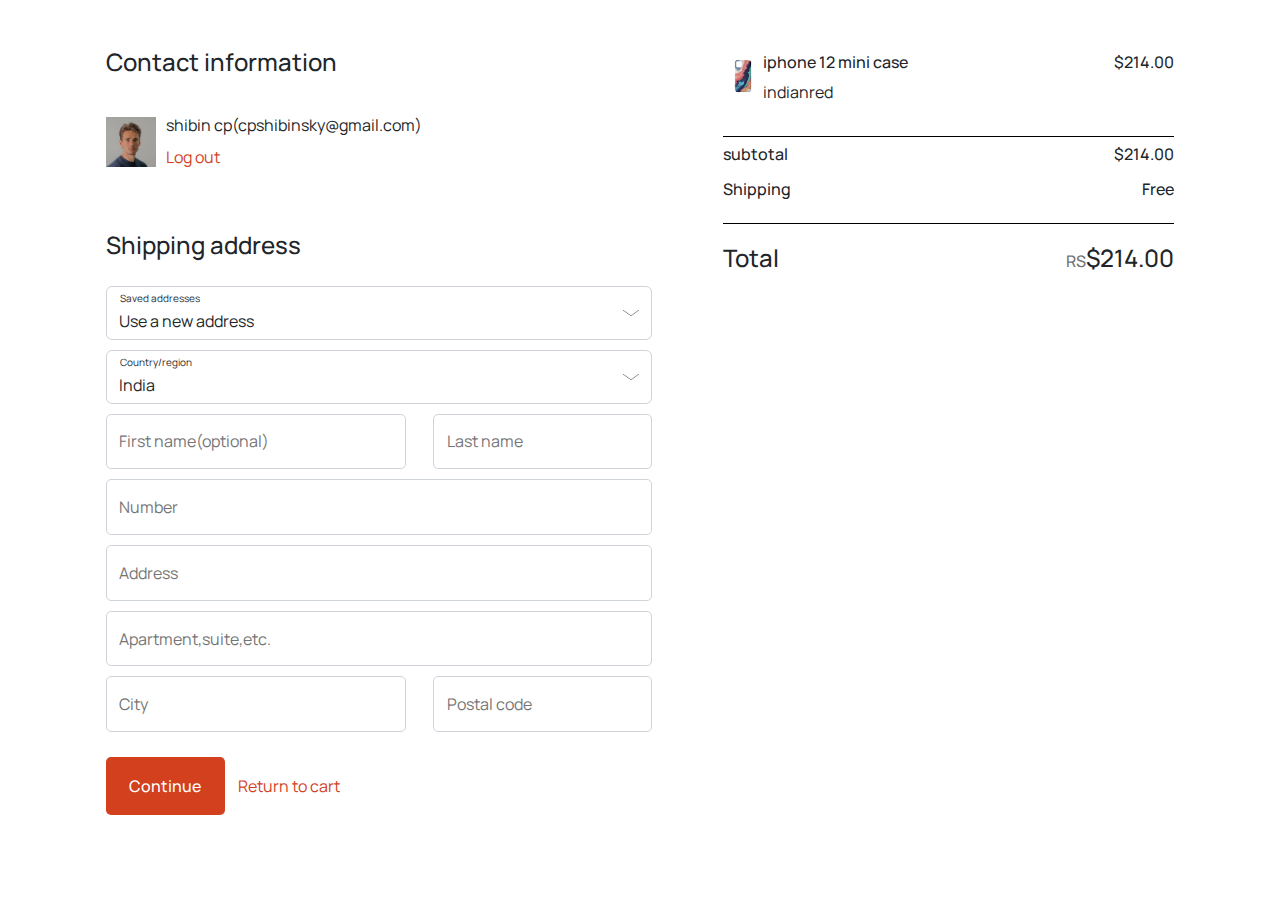
<file: checkout.html>
<!DOCTYPE html>
<html lang="en">

<head>
    <meta charset="UTF-8">
    <meta http-equiv="X-UA-Compatible" content="IE=edge">
    <meta name="viewport" content="width=device-width, initial-scale=1.0">
    <link rel="stylesheet" href="bootstrap-5.2.0-beta1-dist/css/bootstrap.css">
    <link href='https://unpkg.com/boxicons@2.1.2/css/boxicons.min.css' rel='stylesheet'>
    <link rel="stylesheet" href="css/style.css">
    <title>Document</title>
</head>

<body>
    <div class="main">
        <div class="container">
            <div class="row mainrowcheck">
                <div class="showdropcheck">
                    <a class="footercon2acheck" data-bs-toggle="collapse" href="#collapseExamplecheckshow" role="button"
                        aria-expanded="false" aria-controls="collapseExample"><i class='bx bx-cart'></i> Show order
                        summary<i class='bx bx-chevron-down'></i></a>
                    <div class="collapse" id="collapseExamplecheckshow">
                        <div class="col-12 col-md-12 col-lg-5 pt-5 priceshowcolblock">
                            <div class="priceshowcoldiv">
                                <div class="maintotal">
                                    <div class="maintotalimg">
                                        <img src="img/phonecasehome/phon1.webp" alt="">
                                    </div>
                                    <div class="maintotaltextmain">
                                        <div class="maintotalimgtext">
                                            <h6>iphone 12 mini case</h6>
                                            <span>indianred</span>
                                        </div>
                                        <div class="maintotalimgtextprice">
                                            <h6>$214.00</h6>
                                        </div>
                                    </div>
                                </div>
                                <div class="nexttotal1">
                                    <h6>subtotal</h6>
                                    <h6>$214.00</h6>
                                </div>
                                <div class="nexttotal2">
                                    <h6>Shipping</h6>
                                    <h6>Free</h6>
                                </div>
                                <div class="nexttotal3">
                                    <h4>Total</h4>
                                    <h4><span>RS</span>$214.00</h4>
                                </div>
                            </div>
                        </div>
                    </div>
                </div>
                <div class="col-12 col-md-12 col-lg-6 pt-5">
                    <h4>Contact information</h4>
                    <div class="contactinfomiandiv">
                        <div class="contactinfoimgdiv">
                            <img src="img/user.jpeg" alt="">
                        </div>
                        <div class="contactinfotext">
                            <p>shibin cp(cpshibinsky@gmail.com)</p><span>Log out</span>
                        </div>
                    </div>
                    <h4 class="shippinhead">Shipping address</h4>
                    <div class="addressfrommaindiv">
                        <label for="">Saved addresses</label>
                        <select class="form-selectt" aria-label="Default select example">
                            <option>Use a new address</option>
                            <option value="1">cphouse</option>
                        </select>
                    </div>
                    <div class="addressfrommaindiv">
                        <label for="">Country/region</label>
                        <select class="form-selectt" aria-label="Default select example">
                            <option>India</option>
                            <option>Brazil</option>
                        </select>
                    </div>
                    <div class="namefrommaindiv">
                        <div class="firstnamediv">
                            <input class="firstnameinput" type="text" placeholder="First name(optional)">
                        </div>
                        <div class="lastnamediv">
                            <input class="lastnameinput" type="text" placeholder="Last name">
                        </div>
                    </div>
                    <div class="addressinputmaindiv">
                        <div class="addressdiv">
                            <input class="firstnameinput" type="text" placeholder="Number">
                        </div>
                    </div>
                    <div class="addressinputmaindiv">
                        <div class="addressdiv">
                            <input class="firstnameinput" type="text" placeholder="Address">
                        </div>
                    </div>
                    <div class="addressinputmaindiv">
                        <div class="addressdiv">
                            <input class="firstnameinput" type="text" placeholder="Apartment,suite,etc.">
                        </div>
                    </div>
                    <div class="namefrommaindiv">
                        <div class="firstnamediv">
                            <input class="firstnameinput" type="text" placeholder="City">
                        </div>
                        <div class="lastnamediv">
                            <input class="lastnameinput" type="text" placeholder="Postal code">
                        </div>
                    </div>
                    <div class="checkbtndiv">
                        <button onclick="window.location.href='payment.html'" class="contimueshippingbtn">Continue</button>
                        <a class="returncartbtn" href="">Return to cart</a>
                    </div>
                </div>
                <div class="col-12 col-md-12 col-lg-5 pt-5 priceshowcol">
                    <div class="priceshowcoldiv">
                        <div class="maintotal">
                            <div class="maintotalimg">
                                <img src="img/phonecasehome/phon1.webp" alt="">
                            </div>
                            <div class="maintotaltextmain">
                                <div class="maintotalimgtext">
                                    <h6>iphone 12 mini case</h6>
                                    <span>indianred</span>
                                </div>
                                <div class="maintotalimgtextprice">
                                    <h6>$214.00</h6>
                                </div>
                            </div>
                        </div>
                        <div class="nexttotal1">
                            <h6>subtotal</h6>
                            <h6>$214.00</h6>
                        </div>
                        <div class="nexttotal2">
                            <h6>Shipping</h6>
                            <h6>Free</h6>
                        </div>
                        <div class="nexttotal3">
                            <h4>Total</h4>
                            <h4><span>RS</span>$214.00</h4>
                        </div>
                    </div>
                </div>
            </div>
        </div>
    </div>
    <script src="bootstrap-5.2.0-beta1-dist/js/bootstrap.js"></script>
</body>

</html>
</file>
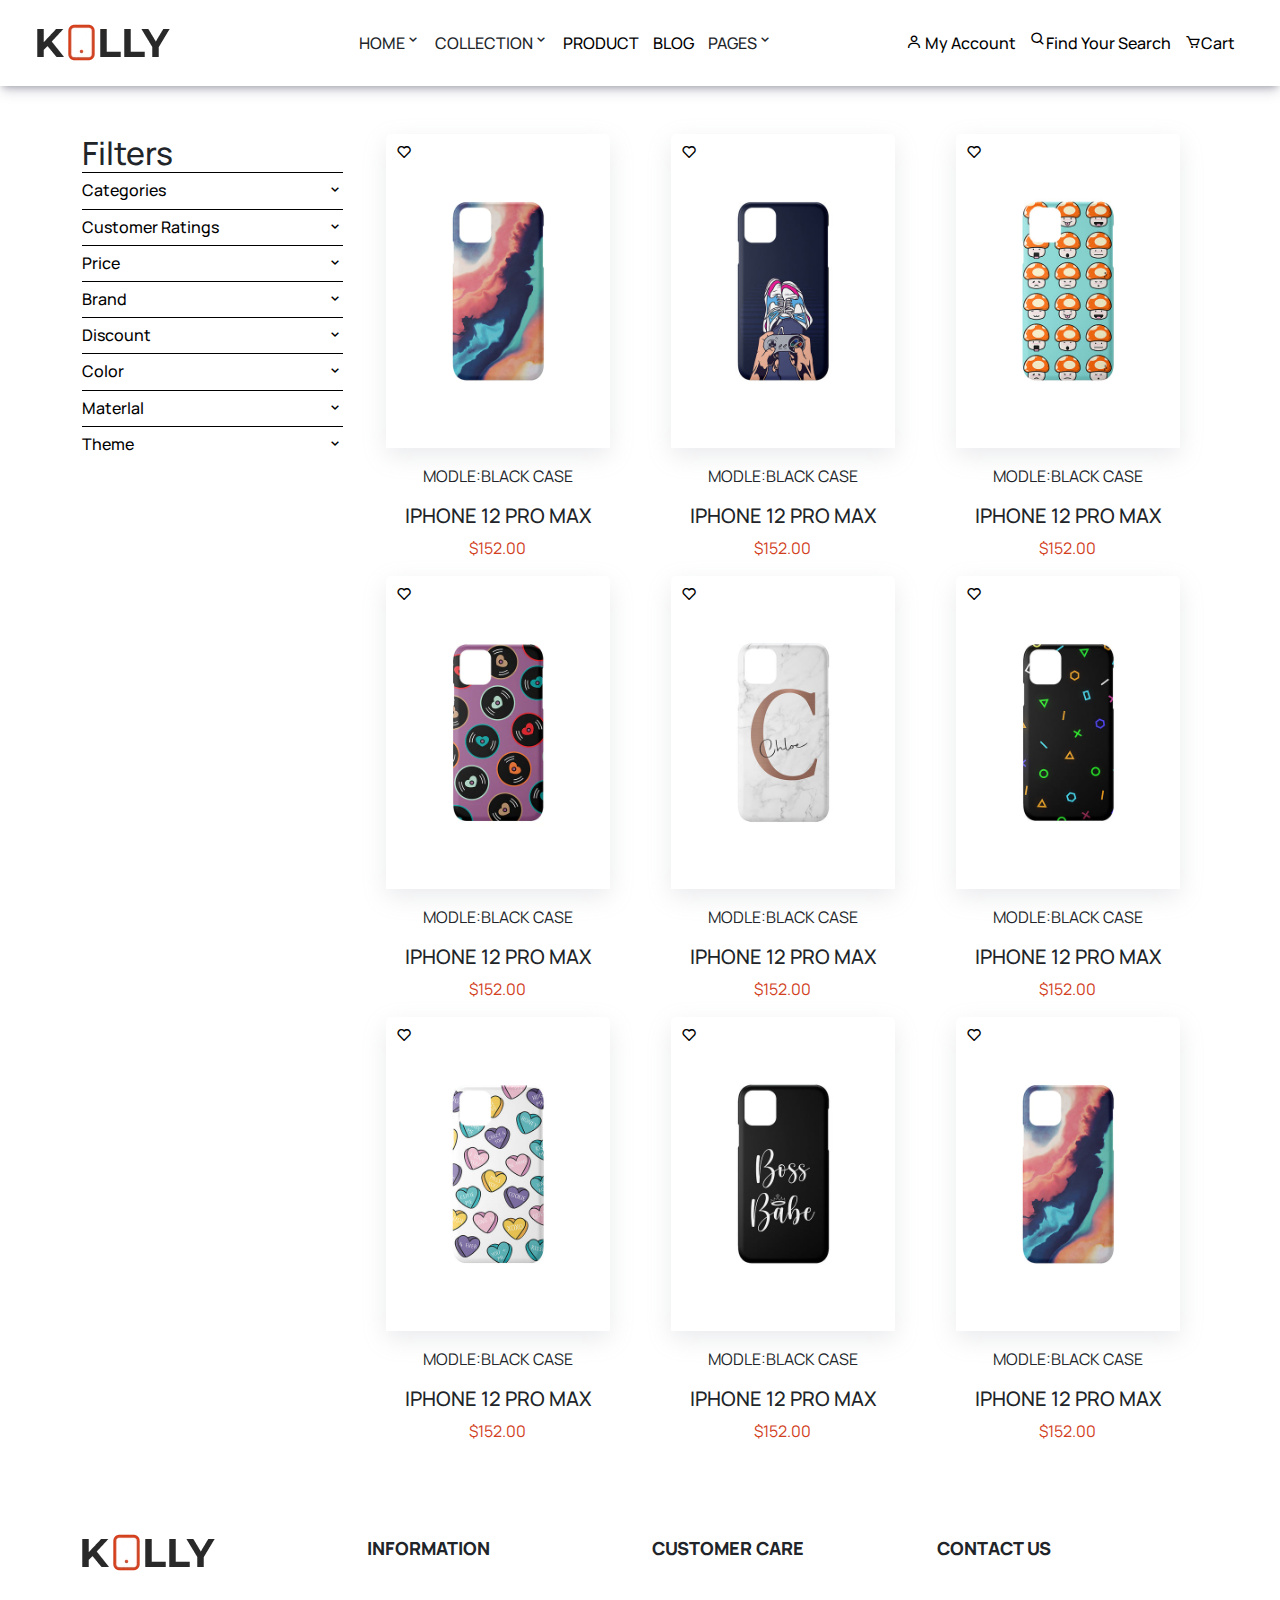
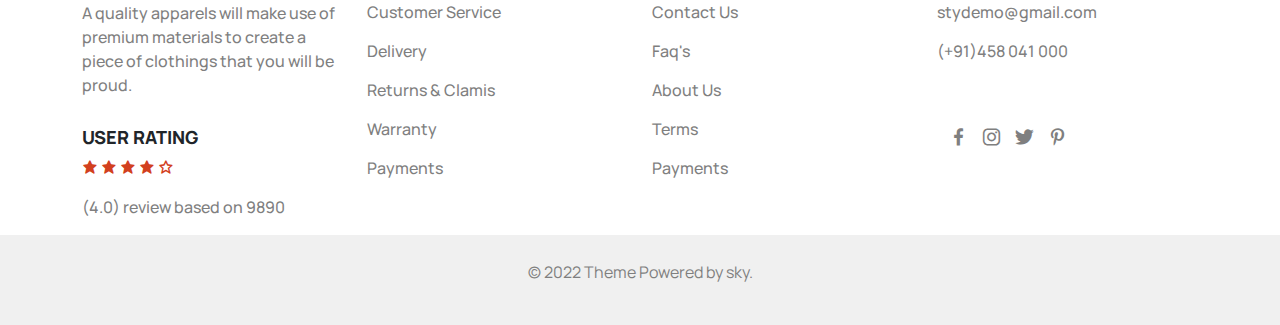
<file: collection.html>
<!DOCTYPE html>
<html lang="en">

<head>
    <meta charset="UTF-8">
    <meta http-equiv="X-UA-Compatible" content="IE=edge">
    <meta name="viewport" content="width=device-width, initial-scale=1.0">
    <link href='https://unpkg.com/boxicons@2.1.2/css/boxicons.min.css' rel='stylesheet'>
    <link rel="stylesheet" href="bootstrap-5.2.0-beta1-dist/css/bootstrap.css">
    <link rel="stylesheet" href="css/style.css">
    <title>Document</title>
</head>

<body>
    <div class="main">
        <header>
            <div class="container-fluid">
                <div class="row pt-3">
                    <div class="col-4 col-md-3 col-lg-3">
                        <div class="logo navbar">
                            <img src="img/logo.webp" class="img-fluid" alt="logo" />
                        </div>
                    </div>
                    <div class="col-4 col-md-5 col-lg-5">
                        <div class="row navbarrow">
                            <div class="navbar">
                                <ul>
                                    <div class="dropdown">
                                        <li class="dropbtn">home<i class='bx bx-chevron-down'></i></li>
                                        <div class="dropdown-content">
                                            <a href="#">Link 1</a>
                                            <a href="#">Link 2</a>
                                            <a href="#">Link 3</a>
                                        </div>
                                    </div>
                                    <div class="dropdown">
                                        <li class="dropbtn">collection<i class='bx bx-chevron-down'></i></li>
                                        <div class="dropdown-content">
                                            <a href="collection.html">Link 1</a>
                                            <a href="#">Link 2</a>
                                            <a href="#">Link 3</a>
                                        </div>
                                    </div>
                                    <li><a href="">product </a></li>
                                    <li><a href="">blog </a></li>
                                    <div class="dropdown">
                                        <li class="dropbtn">pages<i class='bx bx-chevron-down'></i></li>
                                        <div class="dropdown-content">
                                            <a href="#">Link 1</a>
                                            <a href="#">Link 2</a>
                                            <a href="#">Link 3</a>
                                        </div>
                                    </div>
                                </ul>
                            </div>
                        </div>
                    </div>
                    <div class="col-4">
                        <div class="row userrow">
                            <div class="user-div navbar">
                                <ul>
                                    <li><a onclick="menushow()"><i class='bx bx-menu'></i></a></li>
                                    <li><a href=""><i class='bx bx-user'></i><span> my account</span> </a></li>
                                    <a class="searcha" data-bs-toggle="collapse" href="#collapseExampletop"
                                        role="button" aria-expanded="false" aria-controls="collapseExample">
                                        <li><i class='bx bx-search'></i><span>find your search</span> </li>
                                    </a>
                                    <div class="collapse " id="collapseExampletop">
                                        <div class="searchinputdiv">
                                            <div class="searchdiv">
                                                <nav class="navbar ">
                                                    <div class="container-fluid">
                                                        <form class="d-flex" role="search">
                                                            <input class="form-control me-2" type="search"
                                                                placeholder="Search" aria-label="Search">
                                                            <button class="btn btn-outline-success"
                                                                type="submit">Search</button>
                                                        </form>
                                                    </div>
                                                </nav>
                                            </div>
                                        </div>
                                    </div>
                                    <li><a href=""><i class='bx bx-cart'></i><span>cart</span> </a></li>
                                </ul>
                            </div>
                        </div>
                    </div>
                </div>
            </div>
        </header>
        <div id="menumaindiv" class="col-9 col-md-5 col-lg-5">
            <nav>
                <ul class="menucol">
                    <li class="closex" onclick="closemenu()"><i class='bx bx-x'></i></li>
                    <div class="dropdown">
                        <li class="dropbtn menuli">home<i class='bx bx-chevron-down menudrop'></i></li>
                        <div class="dropdown-content">
                            <a href="">Link 1</a>
                            <a href="">Link 2</a>
                            <a href="">Link 3</a>
                        </div>
                    </div>
                    <div class="dropdown">
                        <li class="dropbtn menuli">collection<i class='bx bx-chevron-down menudrop'></i></li>
                        <div class="dropdown-content">
                            <a href="#">Link 1</a>
                            <a href="#">Link 2</a>
                            <a href="#">Link 3</a>
                        </div>
                    </div>
                    <li class="menuli"><a href="">product</a></li>
                    <li class="menuli"><a href="">blog</a></li>
                    <div class="dropdown">
                        <li class="dropbtn menuli">pages<i class='bx bx-chevron-down menudrop'></i></li>
                        <div class="dropdown-content">
                            <a href="">Link 1</a>
                            <a href="">Link 2</a>
                            <a href="">Link 3</a>
                        </div>
                </ul>
            </nav>
        </div>
        <div class="topbar pt-5">
            <div class="container">
                <div class="row ">
                    <!-- filter start -->
                    <div class="col-12 col-md-12 col-lg-3 filtercol">
                        <div class="flitercate1">
                            <h2>Filters</h2>
                            <div class="categories1">
                                <a class="categories1" data-bs-toggle="collapse" href="#collapseExamplefilter1"
                                    role="button" aria-expanded="false" aria-controls="collapseExample">
                                    <div class="categoriesh6">
                                        <h6>Categories</h6><i class='bx bx-chevron-down'></i>
                                    </div>
                                </a>
                                <div class="collapse" id="collapseExamplefilter1">
                                    <form action="">
                                        <input class="filtersearchinput" type="search" placeholder="search...">
                                        <button class="filtersearch" type="submit"><i class='bx bx-search'></i></button>
                                    </form>
                                    <ul class="scrollbar pt-2">
                                        <li>
                                            <input type="checkbox" class="cust-checkbox">
                                            <span class="filter-name">mi</span>
                                        </li>
                                        <li>
                                            <input type="checkbox" class="cust-checkbox">
                                            <span class="filter-name">apple</span>
                                        </li>
                                        <li>
                                            <input type="checkbox" class="cust-checkbox">
                                            <span class="filter-name">oppo</span>
                                        </li>
                                        <li>
                                            <input type="checkbox" class="cust-checkbox">
                                            <span class="filter-name">vivo</span>
                                        </li>
                                        <li>
                                            <input type="checkbox" class="cust-checkbox">
                                            <span class="filter-name">sony</span>
                                        </li>
                                        <li>
                                            <input type="checkbox" class="cust-checkbox">
                                            <span class="filter-name">samsung</span>
                                        </li>
                                        <li>
                                            <input type="checkbox" class="cust-checkbox">
                                            <span class="filter-name">poco</span>
                                        </li>
                                    </ul>
                                </div>
                            </div>
                        </div>
                        <div class="flitercate2 pt-2">
                            <div class="categoriesh6">
                                <a class="categories1" data-bs-toggle="collapse" href="#collapseExamplefilter2"
                                    role="button" aria-expanded="false" aria-controls="collapseExample">
                                    <h6>Customer Ratings</h6><i class='bx bx-chevron-down'></i>
                                </a>
                            </div>
                            <div class="collapse" id="collapseExamplefilter2">
                                <ul class="scrollbar pt-2">
                                    <li>
                                        <input type="checkbox" class="cust-checkbox">
                                        <span class="filter-name">4<i class='bx bxs-star'></i>& above</span>
                                    </li>
                                    <li>
                                        <input type="checkbox" class="cust-checkbox">
                                        <span class="filter-name">3<i class='bx bxs-star'></i>& above</span>

                                    </li>
                                    <li>
                                        <input type="checkbox" class="cust-checkbox">
                                        <span class="filter-name">2<i class='bx bxs-star'></i>& above</span>
                                    </li>
                                    <li>
                                        <input type="checkbox" class="cust-checkbox">
                                        <span class="filter-name">1<i class='bx bxs-star'></i>& above</span>
                                    </li>
                                </ul>
                            </div>
                        </div>
                        <div class="flitercate3 pt-2">
                            <div class="categoriesh6">
                                <a class="categories1" data-bs-toggle="collapse" href="#collapseExamplefilter3"
                                    role="button" aria-expanded="false" aria-controls="collapseExample">
                                    <h6>Price</h6><i class='bx bx-chevron-down'></i>
                                </a>
                            </div>
                            <div class="collapse" id="collapseExamplefilter3">
                                <div class="pricerangediv">
                                    <input type="range" min="0" max="299" value="0" class="slider" id="pricerange">
                                    <div class="pricerangeshowdiv pt-1">
                                        <div class="pricerangeshowmin">
                                            <p>Min:<span id="pricerangeshow"></span></p>
                                        </div><span class="pricetospan">to</span>
                                        <div class="pricerangeshowmax">
                                            <p>₹500</p>
                                        </div>
                                    </div>
                                </div>
                            </div>
                        </div>
                        <div class="flitercate4 pt-2">
                            <div class="categoriesh6">
                                <a class="categories1" data-bs-toggle="collapse" href="#collapseExamplefilter4"
                                    role="button" aria-expanded="false" aria-controls="collapseExample">
                                    <h6>Brand</h6><i class='bx bx-chevron-down'></i>
                                </a>
                            </div>
                            <div class="collapse" id="collapseExamplefilter4">
                                <form action="">
                                    <input class="filtersearchinput" type="search" placeholder="search...">
                                    <button class="filtersearch" type="submit"><i class='bx bx-search'></i></button>
                                </form>
                                <ul class="scrollbar pt-2">
                                    <li>
                                        <input type="checkbox" class="cust-checkbox">
                                        <span class="filter-name">spiqen</span>
                                    </li>
                                    <li>
                                        <input type="checkbox" class="cust-checkbox">
                                        <span class="filter-name">rinqke</span>
                                    </li>
                                    <li>
                                        <input type="checkbox" class="cust-checkbox">
                                        <span class="filter-name">kapaver</span>
                                    </li>
                                    <li>
                                        <input type="checkbox" class="cust-checkbox">
                                        <span class="filter-name">supcase</span>
                                    </li>
                                    <li>
                                        <input type="checkbox" class="cust-checkbox">
                                        <span class="filter-name">i-blason</span>
                                    </li>
                                    <li>
                                        <input type="checkbox" class="cust-checkbox">
                                        <span class="filter-name">mobiito</span>
                                    </li>
                                    <li>
                                        <input type="checkbox" class="cust-checkbox">
                                        <span class="filter-name">keviv</span>
                                    </li>
                                </ul>
                            </div>
                        </div>
                        <div class="flitercate5 pt-2">
                            <div class="categoriesh6">
                                <a class="categories1" data-bs-toggle="collapse" href="#collapseExamplefilter5"
                                    role="button" aria-expanded="false" aria-controls="collapseExample">
                                    <h6>Discount</h6><i class='bx bx-chevron-down'></i>
                                </a>
                            </div>
                            <div class="collapse" id="collapseExamplefilter5">
                                <ul class="scrollbar pt-2">
                                    <li>
                                        <input type="checkbox" class="cust-checkbox">
                                        <span class="filter-name">50% or more</span>
                                    </li>
                                    <li>
                                        <input type="checkbox" class="cust-checkbox">
                                        <span class="filter-name">40% or more</span>

                                    </li>
                                    <li>
                                        <input type="checkbox" class="cust-checkbox">
                                        <span class="filter-name">30% or more</span>
                                    </li>
                                    <li>
                                        <input type="checkbox" class="cust-checkbox">
                                        <span class="filter-name">20% or more</span>
                                    </li>
                                    <li>
                                        <input type="checkbox" class="cust-checkbox">
                                        <span class="filter-name">10% or more</span>
                                    </li>
                                    <li>
                                        <input type="checkbox" class="cust-checkbox">
                                        <span class="filter-name">10% and below</span>
                                    </li>
                                </ul>
                            </div>
                        </div>
                        <div class="flitercate6 pt-2">
                            <div class="categoriesh6">
                                <a class="categories1" data-bs-toggle="collapse" href="#collapseExamplefilter6"
                                    role="button" aria-expanded="false" aria-controls="collapseExample">
                                    <h6>Color</h6><i class='bx bx-chevron-down'></i>
                                </a>
                            </div>
                            <div class="collapse" id="collapseExamplefilter6">
                                <ul class="scrollbar pt-2">
                                    <li>
                                        <input type="checkbox" class="cust-checkbox">
                                        <span class="filter-name">black</span>
                                    </li>
                                    <li>
                                        <input type="checkbox" class="cust-checkbox">
                                        <span class="filter-name">red</span>

                                    </li>
                                    <li>
                                        <input type="checkbox" class="cust-checkbox">
                                        <span class="filter-name">gold</span>
                                    </li>
                                    <li>
                                        <input type="checkbox" class="cust-checkbox">
                                        <span class="filter-name">blue</span>
                                    </li>
                                    <li>
                                        <input type="checkbox" class="cust-checkbox">
                                        <span class="filter-name">green</span>
                                    </li>
                                    <li>
                                        <input type="checkbox" class="cust-checkbox">
                                        <span class="filter-name">beige</span>
                                    </li>
                                </ul>
                            </div>
                        </div>
                        <div class="flitercate7 pt-2">
                            <div class="categoriesh6">
                                <a class="categories1" data-bs-toggle="collapse" href="#collapseExamplefilter7"
                                    role="button" aria-expanded="false" aria-controls="collapseExample">
                                    <h6>Materlal</h6><i class='bx bx-chevron-down'></i>
                                </a>
                            </div>
                            <div class="collapse" id="collapseExamplefilter7">
                                <ul class="scrollbar pt-2">
                                    <li>
                                        <input type="checkbox" class="cust-checkbox">
                                        <span class="filter-name">fiber</span>
                                    </li>
                                    <li>
                                        <input type="checkbox" class="cust-checkbox">
                                        <span class="filter-name">cloth</span>

                                    </li>
                                    <li>
                                        <input type="checkbox" class="cust-checkbox">
                                        <span class="filter-name">glass</span>
                                    </li>
                                    <li>
                                        <input type="checkbox" class="cust-checkbox">
                                        <span class="filter-name">metal</span>
                                    </li>
                                    <li>
                                        <input type="checkbox" class="cust-checkbox">
                                        <span class="filter-name">plastic</span>
                                    </li>
                                    <li>
                                        <input type="checkbox" class="cust-checkbox">
                                        <span class="filter-name">wood</span>
                                    </li>
                                </ul>
                            </div>
                        </div>
                        <div class="flitercate8 pt-2">
                            <div class="categoriesh6">
                                <a class="categories1" data-bs-toggle="collapse" href="#collapseExamplefilter8"
                                    role="button" aria-expanded="false" aria-controls="collapseExample">
                                    <h6>Theme</h6><i class='bx bx-chevron-down'></i>
                                </a>
                            </div>
                            <div class="collapse" id="collapseExamplefilter8">
                                <ul class="scrollbar pt-2">
                                    <li>
                                        <input type="checkbox" class="cust-checkbox">
                                        <span class="filter-name">3D</span>
                                    </li>
                                    <li>
                                        <input type="checkbox" class="cust-checkbox">
                                        <span class="filter-name">animals</span>

                                    </li>
                                    <li>
                                        <input type="checkbox" class="cust-checkbox">
                                        <span class="filter-name">nature</span>
                                    </li>
                                    <li>
                                        <input type="checkbox" class="cust-checkbox">
                                        <span class="filter-name">comics</span>
                                    </li>
                                    <li>
                                        <input type="checkbox" class="cust-checkbox">
                                        <span class="filter-name">for her</span>
                                    </li>
                                </ul>
                            </div>
                        </div>
                    </div>
                    <!-- filter end -->
                    <div class="col-12 col-md-6 col-lg-3 fliter-col">
                        <div class="card" style="width: 18rem;">
                            <img src="img/phonecasehome/phon1.webp" class="card-img-top" alt="...">
                            <i id="1" onclick="lovecolor1();" class='bx bx-heart'></i>
                            <div class="card-body">
                                <p class="card-text">modle:black case</p>
                                <h5 class="card-title">iphone 12 pro max</h5>
                                <a href="#">$152.00</a>
                            </div>
                        </div>
                        <div class="card" style="width: 18rem;">
                            <img src="img/phonecasehome/phone2.webp" class="card-img-top" alt="...">
                            <i id="1" onclick="lovecolor1();" class='bx bx-heart'></i>
                            <div class="card-body">
                                <p class="card-text">modle:black case</p>
                                <h5 class="card-title">iphone 12 pro max</h5>
                                <a href="#">$152.00</a>
                            </div>
                        </div>
                        <div class="card" style="width: 18rem;">
                            <img src="img/phonecasehome/phon3.jpg" class="card-img-top" alt="...">
                            <i id="1" onclick="lovecolor1();" class='bx bx-heart'></i>
                            <div class="card-body">
                                <p class="card-text">modle:black case</p>
                                <h5 class="card-title">iphone 12 pro max</h5>
                                <a href="#">$152.00</a>
                            </div>
                        </div>
                    </div>
                    <div class="col-12 col-md-6 col-lg-3 fliter-col">
                        <div class="card" style="width: 18rem;">
                            <img src="img/phonecasehome/phon4.jpg" class="card-img-top" alt="...">
                            <i id="1" onclick="lovecolor1();" class='bx bx-heart'></i>
                            <div class="card-body">
                                <p class="card-text">modle:black case</p>
                                <h5 class="card-title">iphone 12 pro max</h5>
                                <a href="#">$152.00</a>
                            </div>
                        </div>
                        <div class="card" style="width: 18rem;">
                            <img src="img/phonecasehome/phoncase5.jpg" class="card-img-top" alt="...">
                            <i id="1" onclick="lovecolor1();" class='bx bx-heart'></i>
                            <div class="card-body">
                                <p class="card-text">modle:black case</p>
                                <h5 class="card-title">iphone 12 pro max</h5>
                                <a href="#">$152.00</a>
                            </div>
                        </div>
                        <div class="card" style="width: 18rem;">
                            <img src="img/phonecasehome/phoncas6.jpg" class="card-img-top" alt="...">
                            <i id="1" onclick="lovecolor1();" class='bx bx-heart'></i>
                            <div class="card-body">
                                <p class="card-text">modle:black case</p>
                                <h5 class="card-title">iphone 12 pro max</h5>
                                <a href="#">$152.00</a>
                            </div>
                        </div>
                    </div>
                    <div class="col-12 col-md-6 col-lg-3 fliter-col">
                        <div class="card" style="width: 18rem;">
                            <img src="img/phonecasehome/case7.jpg" class="card-img-top" alt="...">
                            <i id="1" onclick="lovecolor1();" class='bx bx-heart'></i>
                            <div class="card-body">
                                <p class="card-text">modle:black case</p>
                                <h5 class="card-title">iphone 12 pro max</h5>
                                <a href="#">$152.00</a>
                            </div>
                        </div>
                        <div class="card" style="width: 18rem;">
                            <img src="img/phonecasehome/case8.jpg" class="card-img-top" alt="...">
                            <i id="1" onclick="lovecolor1();" class='bx bx-heart'></i>
                            <div class="card-body">
                                <p class="card-text">modle:black case</p>
                                <h5 class="card-title">iphone 12 pro max</h5>
                                <a href="#">$152.00</a>
                            </div>
                        </div>
                        <div class="card" style="width: 18rem;">
                            <img src="img/phonecasehome/phon1.webp" class="card-img-top" alt="...">
                            <i id="1" onclick="lovecolor1();" class='bx bx-heart'></i>
                            <div class="card-body">
                                <p class="card-text">modle:black case</p>
                                <h5 class="card-title">iphone 12 pro max</h5>
                                <a href="#">$152.00</a>
                            </div>
                        </div>
                    </div>
                    <div class="col-12 col-md-6 col-lg-3 fliter-col cat-none">
                        <div class="card" style="width: 18rem;">
                            <img src="img/phonecasehome/phon3.jpg" class="card-img-top" alt="...">
                            <i id="1" onclick="lovecolor1();" class='bx bx-heart'></i>
                            <div class="card-body">
                                <p class="card-text">modle:black case</p>
                                <h5 class="card-title">iphone 12 pro max</h5>
                                <a href="#">$152.00</a>
                            </div>
                        </div>
                        <div class="card" style="width: 18rem;">
                            <img src="img/phonecasehome/phoncase5.jpg" class="card-img-top" alt="...">
                            <i id="1" onclick="lovecolor1();" class='bx bx-heart'></i>
                            <div class="card-body">
                                <p class="card-text">modle:black case</p>
                                <h5 class="card-title">iphone 12 pro max</h5>
                                <a href="#">$152.00</a>
                            </div>
                        </div>
                        <div class="card" style="width: 18rem;">
                            <img src="img/phonecasehome/phon4.jpg" class="card-img-top" alt="...">
                            <i id="1" onclick="lovecolor1();" class='bx bx-heart'></i>
                            <div class="card-body">
                                <p class="card-text">modle:black case</p>
                                <h5 class="card-title">iphone 12 pro max</h5>
                                <a href="#">$152.00</a>
                            </div>
                        </div>
                    </div>
                </div>
            </div>
        </div>
        <section class="footersection1">
            <div class="container footercontainer">
                <div class="row">
                    <div class="col-3">
                        <img src="img/logo.webp" alt="">
                        <p class="footercon1par">A quality apparels will make use of premium materials to create a piece
                            of
                            clothings that you will be proud.</p>
                        <h6 class="footercon1h6">USER RATING</h6>
                        <span class="footercon1span">
                            <i class='bx bxs-star'></i>
                            <i class='bx bxs-star'></i>
                            <i class='bx bxs-star'></i>
                            <i class='bx bxs-star'></i>
                            <i class='bx bx-star'></i>
                        </span>
                        <p class="footercon1par2">(4.0) review based on 9890</p>
                    </div>
                    <div class="col-3">
                        <h2 class="footercon2h2">information</h2>
                        <ul class="footercon2ul">
                            <li><a href="">customer service</a></li>
                            <li><a href="">delivery</a></li>
                            <li><a href="">returns & clamis</a></li>
                            <li><a href="">warranty</a></li>
                            <li><a href="">payments</a></li>
                        </ul>
                    </div>
                    <div class="col-3">
                        <h2 class="footercon2h2">customer care</h2>
                        <ul class="footercon2ul">
                            <li><a href="">contact us</a></li>
                            <li><a href="">faq's</a></li>
                            <li><a href="">about us</a></li>
                            <li><a href="">terms</a></li>
                            <li><a href="">payments</a></li>
                        </ul>
                    </div>
                    <div class="col-3">
                        <h2 class="footercon4h2">contact us</h2>
                        <ul class="footercon3ul">
                            <li class="emaincoun"><a href="">stydemo@gmail.com</a></li>
                            <li><a href="">(+91)458 041 000</a></li>
                        </ul>
                        <ul class="footercon3ul footercon3ul2">
                            <li><a href=""><i class='bx bxl-facebook'></i></a></li>
                            <li><a href=""><i class='bx bxl-instagram'></i></a></li>
                            <li><a href=""><i class='bx bxl-twitter'></i></a></li>
                            <li><a href=""><i class='bx bxl-pinterest-alt'></i></a></li>
                        </ul>
                    </div>
                </div>
            </div>
        </section>
        <section class="footersection2">
            <div class="container footercontainer">
                <div class="row">
                    <div class="col-12 footercol">
                        <img src="img/logo.webp" alt="">
                        <p class="footercon1par">A quality apparels will make use of premium materials to create a piece
                            of
                            clothings that you will be proud.</p>
                        <h6 class="footercon1h6">USER RATING</h6>
                        <span class="footercon1span">
                            <i class='bx bxs-star'></i>
                            <i class='bx bxs-star'></i>
                            <i class='bx bxs-star'></i>
                            <i class='bx bxs-star'></i>
                            <i class='bx bx-star'></i>
                        </span>
                        <p class="footercon1par2">(4.0) review based on 9890</p>
                    </div>
                    <div class="col-12">
                        <a class="footercon2a" data-bs-toggle="collapse" href="#collapseExample" role="button"
                            aria-expanded="false" aria-controls="collapseExample">
                            <h2 class="footercon2h2">information</h2><i class='bx bx-chevron-down'></i>
                        </a>
                        <div class="collapse" id="collapseExample">
                            <ul class="footercon2ul footerconphoneul">
                                <li><a href="">customer service</a></li>
                                <li><a href="">delivery</a></li>
                                <li><a href="">returns & clamis</a></li>
                                <li><a href="">warranty</a></li>
                                <li><a href="">payments</a></li>
                            </ul>
                        </div>
                    </div>
                    <div class="col-12">
                        <a class="footercon2a" data-bs-toggle="collapse" href="#collapseExample2" role="button"
                            aria-expanded="false" aria-controls="collapseExample">
                            <h2 class="footercon2h2">customer care</h2><i class='bx bx-chevron-down'></i>
                        </a>
                        <div class="collapse" id="collapseExample2">
                            <ul class="footercon2ul footerconphoneul">
                                <li><a href="">contact us</a></li>
                                <li><a href="">faq's</a></li>
                                <li><a href="">about us</a></li>
                                <li><a href="">terms</a></li>
                                <li><a href="">payments</a></li>
                            </ul>
                        </div>
                    </div>
                    <div class="col-12">
                        <a class="footercon2a" data-bs-toggle="collapse" href="#collapseExample3" role="button"
                            aria-expanded="false" aria-controls="collapseExample">
                            <h2 class="footercon4h2">contact us</h2><i class='bx bx-chevron-down'></i>
                        </a>
                        <div class="collapse" id="collapseExample3">
                            <ul class="footercon3ul footerconphoneul">
                                <li class="emaincoun"><a href="">stydemo@gmail.com</a></li>
                                <li><a href="">(+91)458 041 000</a></li>
                            </ul>
                        </div>
                        <ul class="footercon3ul footercon3ul2 footerconphoneul">
                            <li><a href=""><i class='bx bxl-facebook'></i></a></li>
                            <li><a href=""><i class='bx bxl-instagram'></i></a></li>
                            <li><a href=""><i class='bx bxl-twitter'></i></a></li>
                            <li><a href=""><i class='bx bxl-pinterest-alt'></i></a></li>
                        </ul>
                    </div>
                </div>
            </div>
        </section>
        <section class="copyrightsection ">
            <p>© 2022 Theme Powered by sky.</p>
        </section>
    </div>
    <script>
        var slider = document.getElementById("pricerange");
        var output = document.getElementById("pricerangeshow");
        output.innerHTML = slider.value;

        slider.oninput = function () {
            output.innerHTML = this.value;
        }
    </script>
    <script src="bootstrap-5.2.0-beta1-dist/js/bootstrap.js"></script>

</body>

</html>
</file>
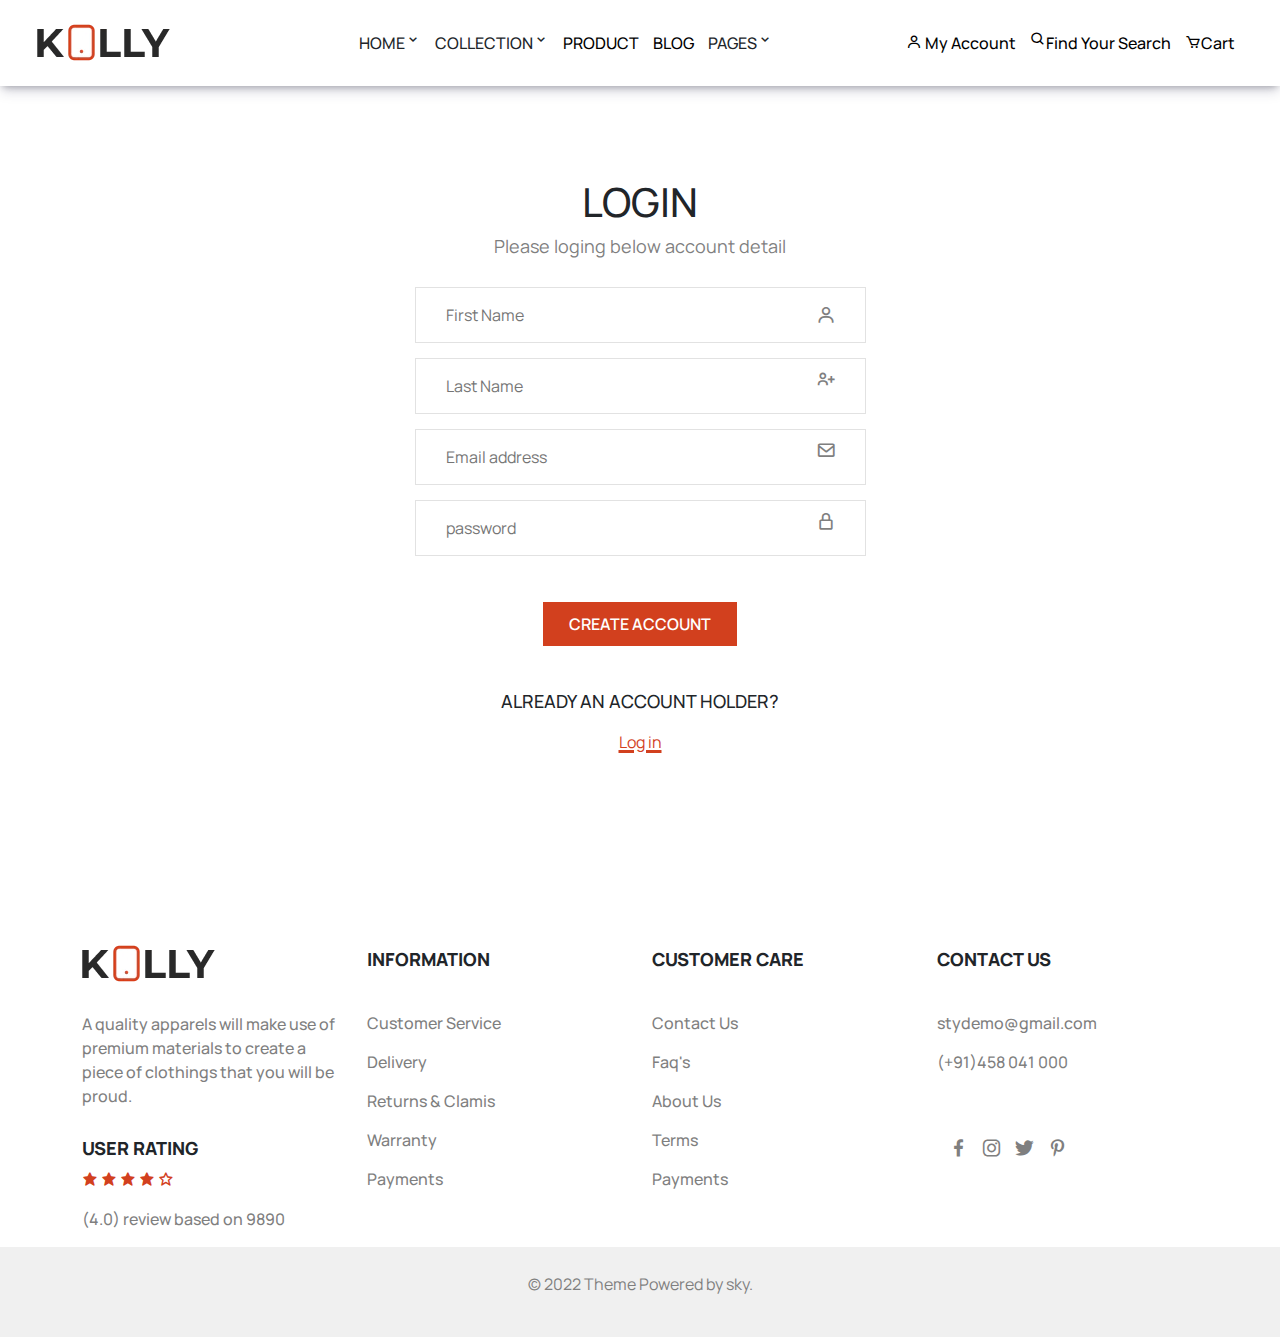
<file: create.html>
<!DOCTYPE html>
<html lang="en">

<head>
    <meta charset="UTF-8">
    <meta http-equiv="X-UA-Compatible" content="IE=edge">
    <meta name="viewport" content="width=device-width, initial-scale=1.0">
    <link rel="stylesheet" href="bootstrap-5.2.0-beta1-dist/css/bootstrap.css">
    <link href='https://unpkg.com/boxicons@2.1.2/css/boxicons.min.css' rel='stylesheet'>
    <link rel="stylesheet" href="css/style.css">
    <title>Document</title>
</head>

<body>
    <div class="main">
        <header>
            <div class="container-fluid">
                <div class="row pt-3">
                    <div class="col-4 col-md-3 col-lg-3">
                        <div class="logo navbar">
                            <img src="img/logo.webp" class="img-fluid" alt="logo" />
                        </div>
                    </div>
                    <div class="col-4 col-md-5 col-lg-5">
                        <div class="row navbarrow">
                            <div class="navbar">
                                <ul>
                                    <div class="dropdown">
                                        <li class="dropbtn">home<i class='bx bx-chevron-down'></i></li>
                                        <div class="dropdown-content">
                                            <a href="#">Link 1</a>
                                            <a href="#">Link 2</a>
                                            <a href="#">Link 3</a>
                                        </div>
                                    </div>
                                    <div class="dropdown">
                                        <li class="dropbtn">collection<i class='bx bx-chevron-down'></i></li>
                                        <div class="dropdown-content">
                                            <a href="collection.html">Link 1</a>
                                            <a href="#">Link 2</a>
                                            <a href="#">Link 3</a>
                                        </div>
                                    </div>
                                    <li><a href="">product </a></li>
                                    <li><a href="">blog </a></li>
                                    <div class="dropdown">
                                        <li class="dropbtn">pages<i class='bx bx-chevron-down'></i></li>
                                        <div class="dropdown-content">
                                            <a href="#">Link 1</a>
                                            <a href="#">Link 2</a>
                                            <a href="#">Link 3</a>
                                        </div>
                                    </div>
                                </ul>
                            </div>
                        </div>
                    </div>
                    <div class="col-4">
                        <div class="row userrow">
                            <div class="user-div navbar">
                                <ul>
                                    <li><a onclick="menushow()"><i class='bx bx-menu'></i></a></li>
                                    <li><a href=""><i class='bx bx-user'></i><span> my account</span> </a></li>
                                    <a class="searcha" data-bs-toggle="collapse" href="#collapseExampletop"
                                        role="button" aria-expanded="false" aria-controls="collapseExample">
                                        <li><i class='bx bx-search'></i><span>find your search</span> </li>
                                    </a>
                                    <div class="collapse " id="collapseExampletop">
                                        <div class="searchinputdiv">
                                            <div class="searchdiv">
                                                <nav class="navbar ">
                                                    <div class="container-fluid">
                                                        <form class="d-flex" role="search">
                                                            <input class="form-control me-2" type="search"
                                                                placeholder="Search" aria-label="Search">
                                                            <button class="btn btn-outline-success"
                                                                type="submit">Search</button>
                                                        </form>
                                                    </div>
                                                </nav>
                                            </div>
                                        </div>
                                    </div>
                                    <li><a href=""><i class='bx bx-cart'></i><span>cart</span> </a></li>
                                </ul>
                            </div>
                        </div>
                    </div>
                </div>
            </div>
        </header>
        <div id="menumaindiv" class="col-9 col-md-5 col-lg-5">
            <nav>
                <ul class="menucol">
                    <li class="closex" onclick="closemenu()"><i class='bx bx-x'></i></li>
                    <div class="dropdown">
                        <li class="dropbtn menuli">home<i class='bx bx-chevron-down menudrop'></i></li>
                        <div class="dropdown-content">
                            <a href="">Link 1</a>
                            <a href="">Link 2</a>
                            <a href="">Link 3</a>
                        </div>
                    </div>
                    <div class="dropdown">
                        <li class="dropbtn menuli">collection<i class='bx bx-chevron-down menudrop'></i></li>
                        <div class="dropdown-content">
                            <a href="#">Link 1</a>
                            <a href="#">Link 2</a>
                            <a href="#">Link 3</a>
                        </div>
                    </div>
                    <li class="menuli"><a href="">product</a></li>
                    <li class="menuli"><a href="">blog</a></li>
                    <div class="dropdown">
                        <li class="dropbtn menuli">pages<i class='bx bx-chevron-down menudrop'></i></li>
                        <div class="dropdown-content">
                            <a href="">Link 1</a>
                            <a href="">Link 2</a>
                            <a href="">Link 3</a>
                        </div>
                </ul>
            </nav>
        </div>
        <div class="container">
            <div class="row loginmainrow">
                <div class="col-12 col-md-12 col-lg-5">
                    <div class="loginheaddiv">
                        <h2>LOGIN</h2>
                        <h5>Please loging below account detail</h5>
                    </div>
                    <form action="" class="loginform py-4">
                        <ul>
                            <li>
                            <input class="loginemailinput" type="text" placeholder="First Name"><i class='bx bx-user'></i>
                        </li>
                        <li>
                            <input class="loginpasswordinput" type="text" placeholder="Last Name"><i class='bx bx-user-plus'></i>
                        </li>
                            <li>
                                <input class="loginemailinput" style="margin-top: 15px;" type="email" placeholder="Email address"><i
                                    class='bx bx-envelope'></i>
                            </li>
                            <li>
                                <input class="loginpasswordinput" type="Password" placeholder="password"><i
                                    class='bx bx-lock-alt'></i>
                            </li>
                        </ul>
                    </form>
                    <div class="signinbtndivmain">
                        <div class="signinbtndiv">
                            <a href="">CREATE ACCOUNT</a>
                        </div>
                    </div>
                    <div class="newaccountdiv py-2">
                        <h4>ALREADY AN ACCOUNT HOLDER?</h4>
                        <a href="">Log in</a>
                    </div>
                </div>
            </div>
        </div>
        <section class="footersection1">
            <div class="container footercontainer">
                <div class="row">
                    <div class="col-3">
                        <img src="img/logo.webp" alt="">
                        <p class="footercon1par">A quality apparels will make use of premium materials to create a piece
                            of
                            clothings that you will be proud.</p>
                        <h6 class="footercon1h6">USER RATING</h6>
                        <span class="footercon1span">
                            <i class='bx bxs-star'></i>
                            <i class='bx bxs-star'></i>
                            <i class='bx bxs-star'></i>
                            <i class='bx bxs-star'></i>
                            <i class='bx bx-star'></i>
                        </span>
                        <p class="footercon1par2">(4.0) review based on 9890</p>
                    </div>
                    <div class="col-3">
                        <h2 class="footercon2h2">information</h2>
                        <ul class="footercon2ul">
                            <li><a href="">customer service</a></li>
                            <li><a href="">delivery</a></li>
                            <li><a href="">returns & clamis</a></li>
                            <li><a href="">warranty</a></li>
                            <li><a href="">payments</a></li>
                        </ul>
                    </div>
                    <div class="col-3">
                        <h2 class="footercon2h2">customer care</h2>
                        <ul class="footercon2ul">
                            <li><a href="">contact us</a></li>
                            <li><a href="">faq's</a></li>
                            <li><a href="">about us</a></li>
                            <li><a href="">terms</a></li>
                            <li><a href="">payments</a></li>
                        </ul>
                    </div>
                    <div class="col-3">
                        <h2 class="footercon4h2">contact us</h2>
                        <ul class="footercon3ul">
                            <li class="emaincoun"><a href="">stydemo@gmail.com</a></li>
                            <li><a href="">(+91)458 041 000</a></li>
                        </ul>
                        <ul class="footercon3ul footercon3ul2">
                            <li><a href=""><i class='bx bxl-facebook'></i></a></li>
                            <li><a href=""><i class='bx bxl-instagram'></i></a></li>
                            <li><a href=""><i class='bx bxl-twitter'></i></a></li>
                            <li><a href=""><i class='bx bxl-pinterest-alt'></i></a></li>
                        </ul>
                    </div>
                </div>
            </div>
        </section>
        <section class="footersection2">
            <div class="container footercontainer">
                <div class="row">
                    <div class="col-12 footercol">
                        <img src="img/logo.webp" alt="">
                        <p class="footercon1par">A quality apparels will make use of premium materials to create a piece
                            of
                            clothings that you will be proud.</p>
                        <h6 class="footercon1h6">USER RATING</h6>
                        <span class="footercon1span">
                            <i class='bx bxs-star'></i>
                            <i class='bx bxs-star'></i>
                            <i class='bx bxs-star'></i>
                            <i class='bx bxs-star'></i>
                            <i class='bx bx-star'></i>
                        </span>
                        <p class="footercon1par2">(4.0) review based on 9890</p>
                    </div>
                    <div class="col-12">
                        <a class="footercon2a" data-bs-toggle="collapse" href="#collapseExample" role="button"
                            aria-expanded="false" aria-controls="collapseExample">
                            <h2 class="footercon2h2">information</h2><i class='bx bx-chevron-down'></i>
                        </a>
                        <div class="collapse" id="collapseExample">
                            <ul class="footercon2ul footerconphoneul">
                                <li><a href="">customer service</a></li>
                                <li><a href="">delivery</a></li>
                                <li><a href="">returns & clamis</a></li>
                                <li><a href="">warranty</a></li>
                                <li><a href="">payments</a></li>
                            </ul>
                        </div>
                    </div>
                    <div class="col-12">
                        <a class="footercon2a" data-bs-toggle="collapse" href="#collapseExample2" role="button"
                            aria-expanded="false" aria-controls="collapseExample">
                            <h2 class="footercon2h2">customer care</h2><i class='bx bx-chevron-down'></i>
                        </a>
                        <div class="collapse" id="collapseExample2">
                            <ul class="footercon2ul footerconphoneul">
                                <li><a href="">contact us</a></li>
                                <li><a href="">faq's</a></li>
                                <li><a href="">about us</a></li>
                                <li><a href="">terms</a></li>
                                <li><a href="">payments</a></li>
                            </ul>
                        </div>
                    </div>
                    <div class="col-12">
                        <a class="footercon2a" data-bs-toggle="collapse" href="#collapseExample3" role="button"
                            aria-expanded="false" aria-controls="collapseExample">
                            <h2 class="footercon4h2">contact us</h2><i class='bx bx-chevron-down'></i>
                        </a>
                        <div class="collapse" id="collapseExample3">
                            <ul class="footercon3ul footerconphoneul">
                                <li class="emaincoun"><a href="">stydemo@gmail.com</a></li>
                                <li><a href="">(+91)458 041 000</a></li>
                            </ul>
                        </div>
                        <ul class="footercon3ul footercon3ul2 footerconphoneul">
                            <li><a href=""><i class='bx bxl-facebook'></i></a></li>
                            <li><a href=""><i class='bx bxl-instagram'></i></a></li>
                            <li><a href=""><i class='bx bxl-twitter'></i></a></li>
                            <li><a href=""><i class='bx bxl-pinterest-alt'></i></a></li>
                        </ul>
                    </div>
                </div>
            </div>
        </section>
        <section class="copyrightsection ">
            <p>© 2022 Theme Powered by sky.</p>
        </section>
    </div>
    <script src="js/main.js"></script>
    <script src="bootstrap-5.2.0-beta1-dist/js/bootstrap.js"></script>
</body>

</html>
</file>
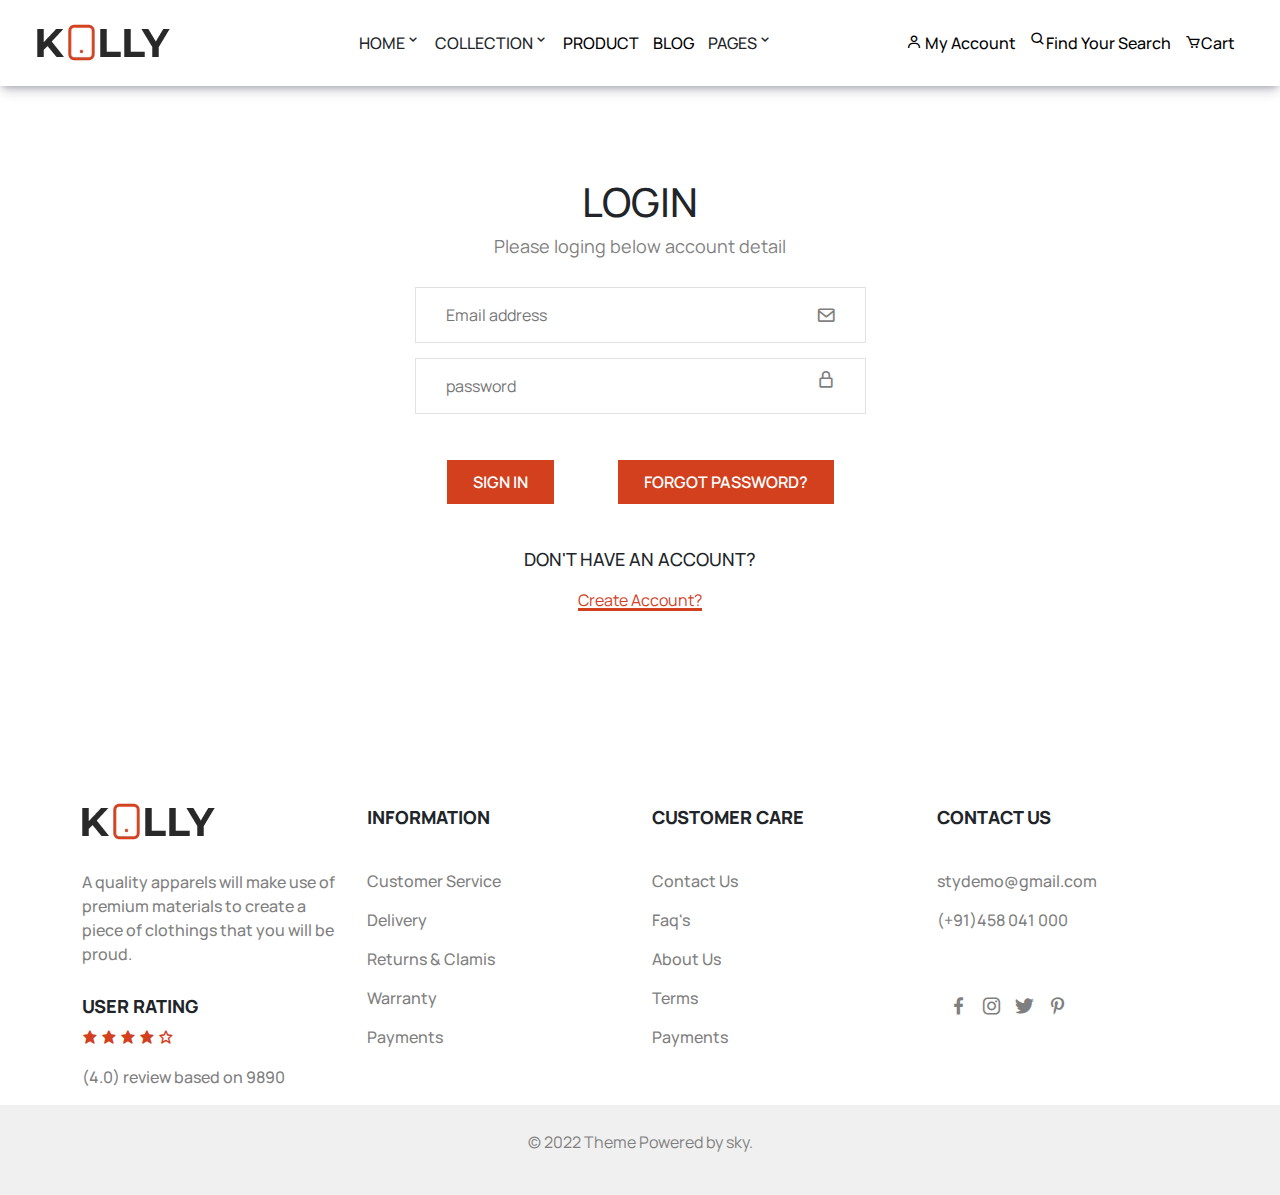
<file: login.html>
<!DOCTYPE html>
<html lang="en">

<head>
    <meta charset="UTF-8">
    <meta http-equiv="X-UA-Compatible" content="IE=edge">
    <meta name="viewport" content="width=device-width, initial-scale=1.0">
    <link rel="stylesheet" href="bootstrap-5.2.0-beta1-dist/css/bootstrap.css">
    <link href='https://unpkg.com/boxicons@2.1.2/css/boxicons.min.css' rel='stylesheet'>
    <link rel="stylesheet" href="css/style.css">
    <title>Document</title>
</head>

<body>
    <div class="main">
        <header>
            <div class="container-fluid">
                <div class="row pt-3">
                    <div class="col-4 col-md-3 col-lg-3">
                        <div class="logo navbar">
                            <img src="img/logo.webp" class="img-fluid" alt="logo" />
                        </div>
                    </div>
                    <div class="col-4 col-md-5 col-lg-5">
                        <div class="row navbarrow">
                            <div class="navbar">
                                <ul>
                                    <div class="dropdown">
                                        <li class="dropbtn">home<i class='bx bx-chevron-down'></i></li>
                                        <div class="dropdown-content">
                                            <a href="#">Link 1</a>
                                            <a href="#">Link 2</a>
                                            <a href="#">Link 3</a>
                                        </div>
                                    </div>
                                    <div class="dropdown">
                                        <li class="dropbtn">collection<i class='bx bx-chevron-down'></i></li>
                                        <div class="dropdown-content">
                                            <a href="collection.html">Link 1</a>
                                            <a href="#">Link 2</a>
                                            <a href="#">Link 3</a>
                                        </div>
                                    </div>
                                    <li><a href="">product </a></li>
                                    <li><a href="">blog </a></li>
                                    <div class="dropdown">
                                        <li class="dropbtn">pages<i class='bx bx-chevron-down'></i></li>
                                        <div class="dropdown-content">
                                            <a href="#">Link 1</a>
                                            <a href="#">Link 2</a>
                                            <a href="#">Link 3</a>
                                        </div>
                                    </div>
                                </ul>
                            </div>
                        </div>
                    </div>
                    <div class="col-4">
                        <div class="row userrow">
                            <div class="user-div navbar">
                                <ul>
                                    <li><a onclick="menushow()"><i class='bx bx-menu'></i></a></li>
                                    <li><a href=""><i class='bx bx-user'></i><span> my account</span> </a></li>
                                    <a class="searcha" data-bs-toggle="collapse" href="#collapseExampletop"
                                        role="button" aria-expanded="false" aria-controls="collapseExample">
                                        <li><i class='bx bx-search'></i><span>find your search</span> </li>
                                    </a>
                                    <div class="collapse " id="collapseExampletop">
                                        <div class="searchinputdiv">
                                            <div class="searchdiv">
                                                <nav class="navbar ">
                                                    <div class="container-fluid">
                                                        <form class="d-flex" role="search">
                                                            <input class="form-control me-2" type="search"
                                                                placeholder="Search" aria-label="Search">
                                                            <button class="btn btn-outline-success"
                                                                type="submit">Search</button>
                                                        </form>
                                                    </div>
                                                </nav>
                                            </div>
                                        </div>
                                    </div>
                                    <li><a href=""><i class='bx bx-cart'></i><span>cart</span> </a></li>
                                </ul>
                            </div>
                        </div>
                    </div>
                </div>
            </div>
        </header>
        <div id="menumaindiv" class="col-9 col-md-5 col-lg-5">
            <nav>
                <ul class="menucol">
                    <li class="closex" onclick="closemenu()"><i class='bx bx-x'></i></li>
                    <div class="dropdown">
                        <li class="dropbtn menuli">home<i class='bx bx-chevron-down menudrop'></i></li>
                        <div class="dropdown-content">
                            <a href="">Link 1</a>
                            <a href="">Link 2</a>
                            <a href="">Link 3</a>
                        </div>
                    </div>
                    <div class="dropdown">
                        <li class="dropbtn menuli">collection<i class='bx bx-chevron-down menudrop'></i></li>
                        <div class="dropdown-content">
                            <a href="#">Link 1</a>
                            <a href="#">Link 2</a>
                            <a href="#">Link 3</a>
                        </div>
                    </div>
                    <li class="menuli"><a href="">product</a></li>
                    <li class="menuli"><a href="">blog</a></li>
                    <div class="dropdown">
                        <li class="dropbtn menuli">pages<i class='bx bx-chevron-down menudrop'></i></li>
                        <div class="dropdown-content">
                            <a href="">Link 1</a>
                            <a href="">Link 2</a>
                            <a href="">Link 3</a>
                        </div>
                </ul>
            </nav>
        </div>
        <div class="container">
            <div class="row loginmainrow">
                <div class="col-12 col-md-12 col-lg-5">
                    <div class="loginheaddiv">
                        <h2>LOGIN</h2>
                        <h5>Please loging below account detail</h5>
                    </div>
                    <form action="" class="loginform py-4">
                        <ul>
                            <li>
                                <input class="loginemailinput" type="email" placeholder="Email address"><i
                                    class='bx bx-envelope'></i>
                            </li>
                            <li>
                                <input class="loginpasswordinput" type="Password" placeholder="password"><i
                                    class='bx bx-lock-alt'></i>
                            </li>
                        </ul>
                    </form>
                    <div class="signinbtndivmain">
                        <div class="signinbtndiv">
                            <a href="">SIGN IN</a>
                        </div>
                        <div class="forgotbtndiv">
                            <a href="">FORGOT PASSWORD?</a>
                        </div>
                    </div>
                    <div class="newaccountdiv py-2">
                        <h4>DON'T HAVE AN ACCOUNT?</h4>
                        <a href="create.html">Create Account?</a>
                    </div>
                </div>
            </div>
        </div>
        <section class="footersection1">
            <div class="container footercontainer">
                <div class="row">
                    <div class="col-3">
                        <img src="img/logo.webp" alt="">
                        <p class="footercon1par">A quality apparels will make use of premium materials to create a piece
                            of
                            clothings that you will be proud.</p>
                        <h6 class="footercon1h6">USER RATING</h6>
                        <span class="footercon1span">
                            <i class='bx bxs-star'></i>
                            <i class='bx bxs-star'></i>
                            <i class='bx bxs-star'></i>
                            <i class='bx bxs-star'></i>
                            <i class='bx bx-star'></i>
                        </span>
                        <p class="footercon1par2">(4.0) review based on 9890</p>
                    </div>
                    <div class="col-3">
                        <h2 class="footercon2h2">information</h2>
                        <ul class="footercon2ul">
                            <li><a href="">customer service</a></li>
                            <li><a href="">delivery</a></li>
                            <li><a href="">returns & clamis</a></li>
                            <li><a href="">warranty</a></li>
                            <li><a href="">payments</a></li>
                        </ul>
                    </div>
                    <div class="col-3">
                        <h2 class="footercon2h2">customer care</h2>
                        <ul class="footercon2ul">
                            <li><a href="">contact us</a></li>
                            <li><a href="">faq's</a></li>
                            <li><a href="">about us</a></li>
                            <li><a href="">terms</a></li>
                            <li><a href="">payments</a></li>
                        </ul>
                    </div>
                    <div class="col-3">
                        <h2 class="footercon4h2">contact us</h2>
                        <ul class="footercon3ul">
                            <li class="emaincoun"><a href="">stydemo@gmail.com</a></li>
                            <li><a href="">(+91)458 041 000</a></li>
                        </ul>
                        <ul class="footercon3ul footercon3ul2">
                            <li><a href=""><i class='bx bxl-facebook'></i></a></li>
                            <li><a href=""><i class='bx bxl-instagram'></i></a></li>
                            <li><a href=""><i class='bx bxl-twitter'></i></a></li>
                            <li><a href=""><i class='bx bxl-pinterest-alt'></i></a></li>
                        </ul>
                    </div>
                </div>
            </div>
        </section>
        <section class="footersection2">
            <div class="container footercontainer">
                <div class="row">
                    <div class="col-12 footercol">
                        <img src="img/logo.webp" alt="">
                        <p class="footercon1par">A quality apparels will make use of premium materials to create a piece
                            of
                            clothings that you will be proud.</p>
                        <h6 class="footercon1h6">USER RATING</h6>
                        <span class="footercon1span">
                            <i class='bx bxs-star'></i>
                            <i class='bx bxs-star'></i>
                            <i class='bx bxs-star'></i>
                            <i class='bx bxs-star'></i>
                            <i class='bx bx-star'></i>
                        </span>
                        <p class="footercon1par2">(4.0) review based on 9890</p>
                    </div>
                    <div class="col-12">
                        <a class="footercon2a" data-bs-toggle="collapse" href="#collapseExample" role="button"
                            aria-expanded="false" aria-controls="collapseExample">
                            <h2 class="footercon2h2">information</h2><i class='bx bx-chevron-down'></i>
                        </a>
                        <div class="collapse" id="collapseExample">
                            <ul class="footercon2ul footerconphoneul">
                                <li><a href="">customer service</a></li>
                                <li><a href="">delivery</a></li>
                                <li><a href="">returns & clamis</a></li>
                                <li><a href="">warranty</a></li>
                                <li><a href="">payments</a></li>
                            </ul>
                        </div>
                    </div>
                    <div class="col-12">
                        <a class="footercon2a" data-bs-toggle="collapse" href="#collapseExample2" role="button"
                            aria-expanded="false" aria-controls="collapseExample">
                            <h2 class="footercon2h2">customer care</h2><i class='bx bx-chevron-down'></i>
                        </a>
                        <div class="collapse" id="collapseExample2">
                            <ul class="footercon2ul footerconphoneul">
                                <li><a href="">contact us</a></li>
                                <li><a href="">faq's</a></li>
                                <li><a href="">about us</a></li>
                                <li><a href="">terms</a></li>
                                <li><a href="">payments</a></li>
                            </ul>
                        </div>
                    </div>
                    <div class="col-12">
                        <a class="footercon2a" data-bs-toggle="collapse" href="#collapseExample3" role="button"
                            aria-expanded="false" aria-controls="collapseExample">
                            <h2 class="footercon4h2">contact us</h2><i class='bx bx-chevron-down'></i>
                        </a>
                        <div class="collapse" id="collapseExample3">
                            <ul class="footercon3ul footerconphoneul">
                                <li class="emaincoun"><a href="">stydemo@gmail.com</a></li>
                                <li><a href="">(+91)458 041 000</a></li>
                            </ul>
                        </div>
                        <ul class="footercon3ul footercon3ul2 footerconphoneul">
                            <li><a href=""><i class='bx bxl-facebook'></i></a></li>
                            <li><a href=""><i class='bx bxl-instagram'></i></a></li>
                            <li><a href=""><i class='bx bxl-twitter'></i></a></li>
                            <li><a href=""><i class='bx bxl-pinterest-alt'></i></a></li>
                        </ul>
                    </div>
                </div>
            </div>
        </section>
        <section class="copyrightsection ">
            <p>© 2022 Theme Powered by sky.</p>
        </section>
    </div>
    <script src="js/main.js"></script>
    <script src="bootstrap-5.2.0-beta1-dist/js/bootstrap.js"></script>
</body>

</html>
</file>
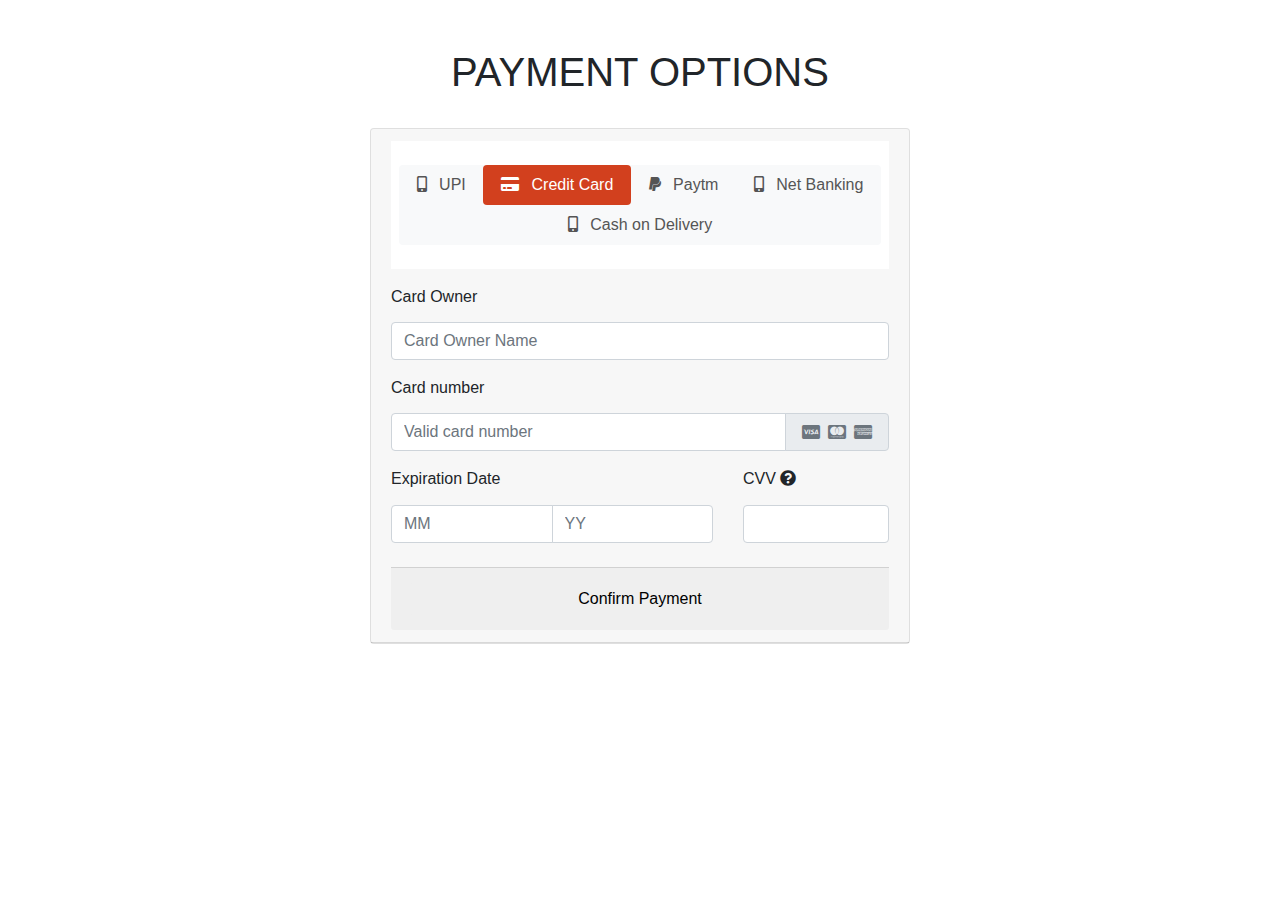
<file: payment.html>
<!DOCTYPE html>
<html lang="en">

<head>
    <meta charset="UTF-8">
    <meta http-equiv="X-UA-Compatible" content="IE=edge">
    <meta name="viewport" content="width=device-width, initial-scale=1.0">
    <link rel="stylesheet" href="https://maxcdn.bootstrapcdn.com/bootstrap/4.0.0/css/bootstrap.min.css">
    <link rel="stylesheet" href="https://use.fontawesome.com/releases/v5.8.1/css/all.css">
    <link rel="stylesheet" href="css/paymentstyle.css">
    <title>Document</title>
</head>

<body>
    <div class="container py-5">
        <!-- For demo purpose -->
        <div class="row mb-4">
            <div class="col-lg-8 mx-auto text-center">
                <h1 class="display-6">PAYMENT OPTIONS</h1>
            </div>
        </div> <!-- End -->
        <div class="row">
            <div class="col-lg-6 mx-auto">
                <div class="card ">
                    <div class="card-header">
                        <div class="bg-white shadow-sm pt-4 pl-2 pr-2 pb-2">
                            <!-- Credit card form tabs -->
                            <ul role="tablist" class="nav bg-light nav-pills rounded nav-fill mb-3">
                                <li class="nav-item"> <a data-toggle="pill" href="#upi" class="nav-link "> <i
                                            class="fas fa-mobile-alt mr-2"></i> UPI </a> </li>
                                <li class="nav-item"> <a data-toggle="pill" href="#credit-card"
                                        class="nav-link active "> <i class="fas fa-credit-card mr-2"></i> Credit Card
                                    </a> </li>
                                <li class="nav-item"> <a data-toggle="pill" href="#paypal" class="nav-link "> <i
                                            class="fab fa-paypal mr-2"></i> Paytm </a> </li>
                                <li class="nav-item"> <a data-toggle="pill" href="#net-banking" class="nav-link "> <i
                                            class="fas fa-mobile-alt mr-2"></i> Net Banking </a> </li>
                                <li class="nav-item"> <a data-toggle="pill" href="#cashon" class="nav-link "> <i
                                            class="fas fa-mobile-alt mr-2"></i> Cash on Delivery </a> </li>
                            </ul>
                        </div> <!-- End -->
                        <!-- Credit card form content -->
                        <div class="tab-content">
                            <!-- credit card info-->
                            <div id="credit-card" class="tab-pane fade show active pt-3">
                                <form role="form" onsubmit="event.preventDefault()">
                                    <div class="form-group"> <label for="username">
                                            <h6>Card Owner</h6>
                                        </label> <input type="text" name="username" placeholder="Card Owner Name"
                                            required class="form-control "> </div>
                                    <div class="form-group"> <label for="cardNumber">
                                            <h6>Card number</h6>
                                        </label>
                                        <div class="input-group"> <input type="text" name="cardNumber"
                                                placeholder="Valid card number" class="form-control " required>
                                            <div class="input-group-append"> <span class="input-group-text text-muted">
                                                    <i class="fab fa-cc-visa mx-1"></i> <i
                                                        class="fab fa-cc-mastercard mx-1"></i> <i
                                                        class="fab fa-cc-amex mx-1"></i> </span> </div>
                                        </div>
                                    </div>
                                    <div class="row">
                                        <div class="col-sm-8">
                                            <div class="form-group"> <label><span class="hidden-xs">
                                                        <h6>Expiration Date</h6>
                                                    </span></label>
                                                <div class="input-group"> <input type="number" placeholder="MM" name=""
                                                        class="form-control" required> <input type="number"
                                                        placeholder="YY" name="" class="form-control" required> </div>
                                            </div>
                                        </div>
                                        <div class="col-sm-4">
                                            <div class="form-group mb-4"> <label data-toggle="tooltip"
                                                    title="Three digit CV code on the back of your card">
                                                    <h6>CVV <i class="fa fa-question-circle d-inline"></i></h6>
                                                </label> <input type="text" required class="form-control"> </div>
                                        </div>
                                    </div>
                                    <div class="card-footer"> <button type="button"
                                            class="subscribe btn btn-primary1 btn-block shadow-sm"> Confirm Payment
                                        </button>
                                </form>
                            </div>
                        </div> <!-- End -->
                        <!-- Paypal info -->
                        <div id="paypal" class="tab-pane fade pt-3">
                            <h6 class="pb-2">Paytm</h6>
                            <!-- <div class="form-group "> <label class="radio-inline"> <input type="radio" name="optradio"
                                        checked> Domestic </label> <label class="radio-inline"> <input type="radio"
                                        name="optradio" class="ml-5">International </label></div> -->
                            <p> <button type="button" class="btn btn-primary1 "><i class="fab fa-paypal mr-2"></i> Log
                                    into my Paytm</button> </p>
                            <p class="text-muted"> Note: After clicking on the button, you will be directed to a secure
                                gateway for payment. After completing the payment process, you will be redirected back
                                to the website to view details of your order. </p>
                        </div> <!-- End -->
                        <!-- bank transfer info -->
                        <div id="net-banking" class="tab-pane fade pt-3">
                            <div class="form-group "> <label for="Select Your Bank">
                                    <h6>Select your Bank </h6>
                                </label> <select class="form-control" id="ccmonth">
                                    <option value="" selected disabled>--Please select your Bank--</option>
                                    <option>Bank 1</option>
                                    <option>Bank 2</option>
                                    <option>Bank 3</option>
                                    <option>Bank 4</option>
                                    <option>Bank 5</option>
                                    <option>Bank 6</option>
                                    <option>Bank 7</option>
                                    <option>Bank 8</option>
                                    <option>Bank 9</option>
                                    <option>Bank 10</option>
                                </select> </div>
                            <div class="form-group">
                                <p> <button type="button" class="btn btn-primary1 "><i
                                            class="fas fa-mobile-alt mr-2"></i> Proceed Payment</button> </p>
                            </div>
                            <p class="text-muted">Note: After clicking on the button, you will be directed to a secure
                                gateway for payment. After completing the payment process, you will be redirected back
                                to the website to view details of your order. </p>
                        </div>
                        <!--cashon-->
                        <div id="cashon" class="tab-pane fade pt-3">
                            <div class="form-group "> <label for="Select Your Bank">
                                    <h6>Cash on Delivery</h6>
                            </div>
                            <div class="form-group">
                                <p> <button type="button" class="btn btn-primary1 "><i
                                            class="fas fa-mobile-alt mr-2"></i> Proceed Payment</button> </p>
                            </div>
                            <p class="text-muted">Note: After clicking on the button, you will be directed to a secure
                                gateway for payment. After completing the payment process, you will be redirected back
                                to the website to view details of your order. </p>
                        </div>
                        <!--upi-->
                        <div id="upi" class="tab-pane fade pt-3">
                            <div class="form-group "> <label for="Select Your Bank">
                            </div>
                            <div class="form-group"> <label for="username">
                                    <h6>Enter your UPI ID</h6>
                                </label> <input type="text" name="username" placeholder="Your UPI ID" required
                                    class="form-control "> </div>
                            <div class="form-group">
                                <p> <button type="button" class="btn btn-primary "><i
                                            class="fas fa-mobile-alt mr-2"></i> PAY</button> </p>
                            </div>
                            <p class="text-muted">Note: After clicking on the button, you will be directed to a secure
                                gateway for payment. After completing the payment process, you will be redirected back
                                to the website to view details of your order. </p>
                        </div>
                        <!-- End -->
                        <!-- End -->
                    </div>
                </div>
            </div>
        </div>
        <script src="https://cdnjs.cloudflare.com/ajax/libs/jquery/3.2.1/jquery.min.js"></script>
        <script src="https://stackpath.bootstrapcdn.com/bootstrap/4.0.0/js/bootstrap.bundle.min.js"></script>
        <script>

            $(function () {
                $('[data-toggle="tooltip"]').tooltip()
            })
        </script>
</body>

</html>
</file>
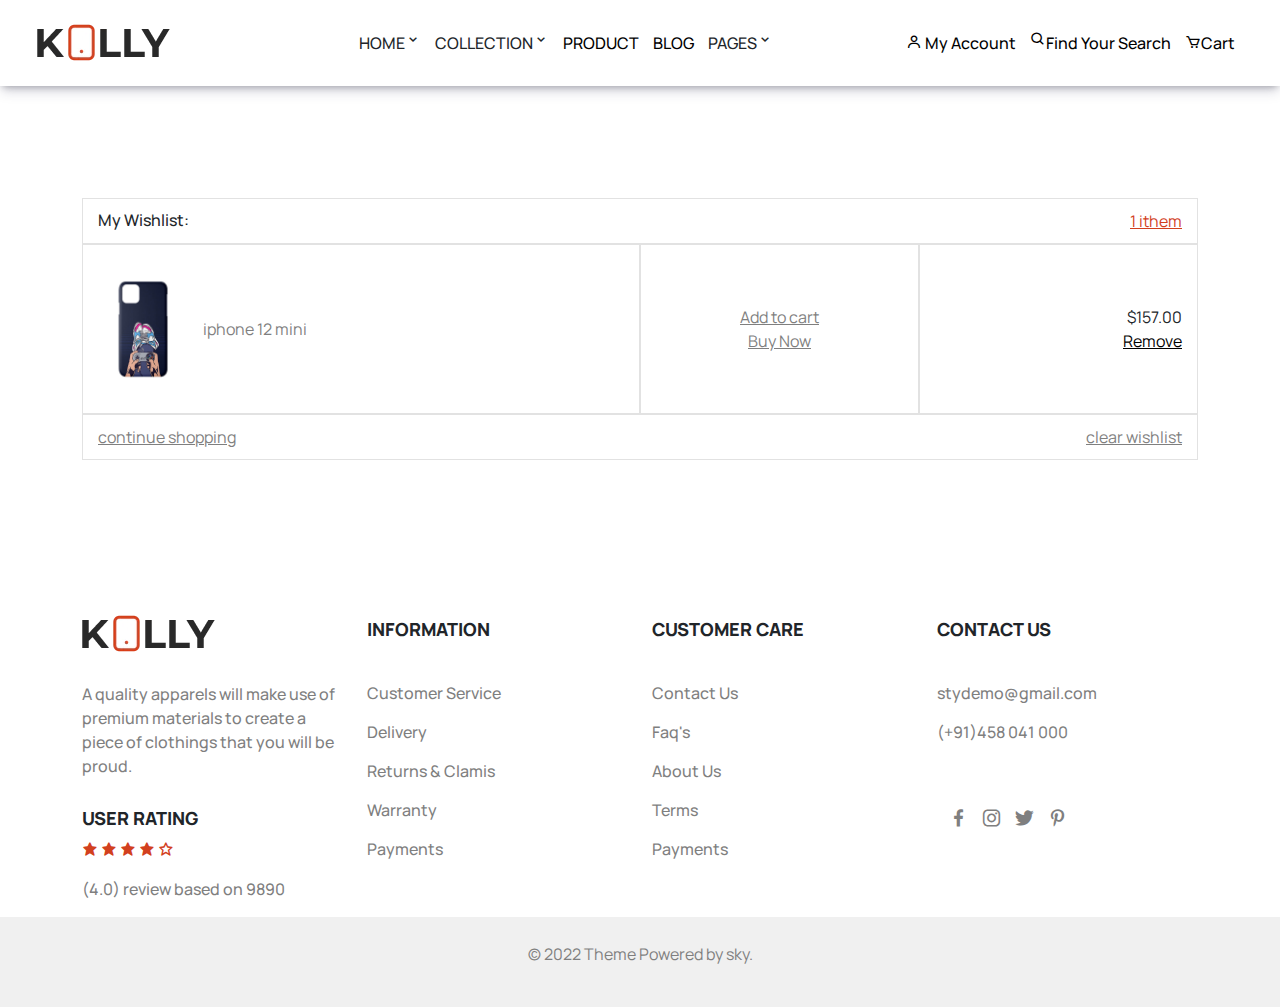
<file: wishlist.html>
<!DOCTYPE html>
<html lang="en">

<head>
    <meta charset="UTF-8">
    <meta http-equiv="X-UA-Compatible" content="IE=edge">
    <meta name="viewport" content="width=device-width, initial-scale=1.0">
    <link href='https://unpkg.com/boxicons@2.1.2/css/boxicons.min.css' rel='stylesheet'>
    <link rel="stylesheet" href="bootstrap-5.2.0-beta1-dist/css/bootstrap.css">
    <link rel="stylesheet" href="css/style.css">
    
    <title>Document</title>
</head>

<body>
    <div class="main">
        <header>
            <div class="container-fluid">
                <div class="row pt-3">
                    <div class="col-4 col-md-3 col-lg-3">
                        <div class="logo navbar">
                            <img src="img/logo.webp" class="img-fluid" alt="logo" />
                        </div>
                    </div>
                    <div class="col-4 col-md-5 col-lg-5">
                        <div class="row navbarrow">
                            <div class="navbar">
                                <ul>
                                    <div class="dropdown">
                                        <li class="dropbtn">home<i class='bx bx-chevron-down'></i></li>
                                        <div class="dropdown-content">
                                            <a href="#">Link 1</a>
                                            <a href="#">Link 2</a>
                                            <a href="#">Link 3</a>
                                        </div>
                                    </div>
                                    <div class="dropdown">
                                        <li class="dropbtn">collection<i class='bx bx-chevron-down'></i></li>
                                        <div class="dropdown-content">
                                            <a href="collection.html">Link 1</a>
                                            <a href="#">Link 2</a>
                                            <a href="#">Link 3</a>
                                        </div>
                                    </div>
                                    <li><a href="">product </a></li>
                                    <li><a href="">blog </a></li>
                                    <div class="dropdown">
                                        <li class="dropbtn">pages<i class='bx bx-chevron-down'></i></li>
                                        <div class="dropdown-content">
                                            <a href="#">Link 1</a>
                                            <a href="#">Link 2</a>
                                            <a href="#">Link 3</a>
                                        </div>
                                    </div>
                                </ul>
                            </div>
                        </div>
                    </div>
                    <div class="col-4">
                        <div class="row userrow">
                            <div class="user-div navbar">
                                <ul>
                                    <li><a onclick="menushow()"><i class='bx bx-menu'></i></a></li>
                                    <li><a href=""><i class='bx bx-user'></i><span> my account</span> </a></li>
                                    <a class="searcha" data-bs-toggle="collapse" href="#collapseExampletop"
                                        role="button" aria-expanded="false" aria-controls="collapseExample">
                                        <li><i class='bx bx-search'></i><span>find your search</span> </li>
                                    </a>
                                    <div class="collapse " id="collapseExampletop">
                                        <div class="searchinputdiv">
                                            <div class="searchdiv">
                                                <nav class="navbar ">
                                                    <div class="container-fluid">
                                                        <form class="d-flex" role="search">
                                                            <input class="form-control me-2" type="search"
                                                                placeholder="Search" aria-label="Search">
                                                            <button class="btn btn-outline-success"
                                                                type="submit">Search</button>
                                                        </form>
                                                    </div>
                                                </nav>
                                            </div>
                                        </div>
                                    </div>
                                    <li><a href=""><i class='bx bx-cart'></i><span>cart</span> </a></li>
                                </ul>
                            </div>
                        </div>
                    </div>
                </div>
            </div>
        </header>
        <div id="menumaindiv" class="col-9 col-md-5 col-lg-5">
            <nav>
                <ul class="menucol">
                    <li class="closex" onclick="closemenu()"><i class='bx bx-x'></i></li>
                    <div class="dropdown">
                        <li class="dropbtn menuli">home<i class='bx bx-chevron-down menudrop'></i></li>
                        <div class="dropdown-content">
                            <a href="">Link 1</a>
                            <a href="">Link 2</a>
                            <a href="">Link 3</a>
                        </div>
                    </div>
                    <div class="dropdown">
                        <li class="dropbtn menuli">collection<i class='bx bx-chevron-down menudrop'></i></li>
                        <div class="dropdown-content">
                            <a href="#">Link 1</a>
                            <a href="#">Link 2</a>
                            <a href="#">Link 3</a>
                        </div>
                    </div>
                    <li class="menuli"><a href="">product</a></li>
                    <li class="menuli"><a href="">blog</a></li>
                    <div class="dropdown">
                        <li class="dropbtn menuli">pages<i class='bx bx-chevron-down menudrop'></i></li>
                        <div class="dropdown-content">
                            <a href="">Link 1</a>
                            <a href="">Link 2</a>
                            <a href="">Link 3</a>
                        </div>
                </ul>
            </nav>
        </div>

        <div class="container wishlistcontainer">
            <div class="row">
                <div class="col-12">
                    <div class="wishlistheaddiv">
                        <h6>My Wishlist:</h6><a href="">1 ithem</a>
                    </div>
                </div>
            </div>
            <div class="row">
                <div class="col-12 wishlistimgmiandiv">
                    <ul>
                        <li class="wishlistimgli removemain">
                            <div class="wishlistimg">
                                <img src="img/phonecasehome/phon4.jpg" alt="">
                            </div>
                            <div class="wishlistimgtext">
                                <a href="">iphone 12 mini</a>
                            </div>
                        </li>
                        <li class="wishlistaddli remove1">
                            <div class="item-add">
                                <a href="">Add to cart</a>
                            </div>
                            <div class="liem-buy">
                                <a href="">Buy Now</a>
                            </div>
                        </li>
                        <li class="wislistpriceli remove2">
                            <div class="item-price">
                                <p>$157.00</p>
                            </div>
                            <div class="item-icon">
                                <a href="">Remove</a>
                            </div>
                        </li>
                    </ul>
                </div>
            </div>
            <div class="row">
                <div class="col-12 phoneremove1">
                    <div class="continueshoppingdiv">
                        <a href="">Add to cart</a>
                        <a href="">Buy Now</a>
                    </div>
                </div>
                <div class="col-12 phoneremove">
                    <div class="continueshoppingdiv">
                        <a>$157.00</a>
                        <a href="">Remove</a>
                    </div>
                </div>
                <div class="col-12">
                    <div class="continueshoppingdiv">
                        <a href="">continue shopping</a>
                        <a href="">clear wishlist</a>
                    </div>
                </div>
            </div>
        </div>
        <section class="footersection1">
            <div class="container footercontainer">
                <div class="row">
                    <div class="col-3">
                        <img src="img/logo.webp" alt="">
                        <p class="footercon1par">A quality apparels will make use of premium materials to create a piece
                            of
                            clothings that you will be proud.</p>
                        <h6 class="footercon1h6">USER RATING</h6>
                        <span class="footercon1span">
                            <i class='bx bxs-star'></i>
                            <i class='bx bxs-star'></i>
                            <i class='bx bxs-star'></i>
                            <i class='bx bxs-star'></i>
                            <i class='bx bx-star'></i>
                        </span>
                        <p class="footercon1par2">(4.0) review based on 9890</p>
                    </div>
                    <div class="col-3">
                        <h2 class="footercon2h2">information</h2>
                        <ul class="footercon2ul">
                            <li><a href="">customer service</a></li>
                            <li><a href="">delivery</a></li>
                            <li><a href="">returns & clamis</a></li>
                            <li><a href="">warranty</a></li>
                            <li><a href="">payments</a></li>
                        </ul>
                    </div>
                    <div class="col-3">
                        <h2 class="footercon2h2">customer care</h2>
                        <ul class="footercon2ul">
                            <li><a href="">contact us</a></li>
                            <li><a href="">faq's</a></li>
                            <li><a href="">about us</a></li>
                            <li><a href="">terms</a></li>
                            <li><a href="">payments</a></li>
                        </ul>
                    </div>
                    <div class="col-3">
                        <h2 class="footercon4h2">contact us</h2>
                        <ul class="footercon3ul">
                            <li class="emaincoun"><a href="">stydemo@gmail.com</a></li>
                            <li><a href="">(+91)458 041 000</a></li>
                        </ul>
                        <ul class="footercon3ul footercon3ul2">
                            <li><a href=""><i class='bx bxl-facebook'></i></a></li>
                            <li><a href=""><i class='bx bxl-instagram'></i></a></li>
                            <li><a href=""><i class='bx bxl-twitter'></i></a></li>
                            <li><a href=""><i class='bx bxl-pinterest-alt'></i></a></li>
                        </ul>
                    </div>
                </div>
            </div>
        </section>
        <section class="footersection2">
            <div class="container footercontainer">
                <div class="row">
                    <div class="col-12 footercol">
                        <img src="img/logo.webp" alt="">
                        <p class="footercon1par">A quality apparels will make use of premium materials to create a piece
                            of
                            clothings that you will be proud.</p>
                        <h6 class="footercon1h6">USER RATING</h6>
                        <span class="footercon1span">
                            <i class='bx bxs-star'></i>
                            <i class='bx bxs-star'></i>
                            <i class='bx bxs-star'></i>
                            <i class='bx bxs-star'></i>
                            <i class='bx bx-star'></i>
                        </span>
                        <p class="footercon1par2">(4.0) review based on 9890</p>
                    </div>
                    <div class="col-12">
                        <a class="footercon2a" data-bs-toggle="collapse" href="#collapseExample" role="button"
                            aria-expanded="false" aria-controls="collapseExample">
                            <h2 class="footercon2h2">information</h2><i class='bx bx-chevron-down'></i>
                        </a>
                        <div class="collapse" id="collapseExample">
                            <ul class="footercon2ul footerconphoneul">
                                <li><a href="">customer service</a></li>
                                <li><a href="">delivery</a></li>
                                <li><a href="">returns & clamis</a></li>
                                <li><a href="">warranty</a></li>
                                <li><a href="">payments</a></li>
                            </ul>
                        </div>
                    </div>
                    <div class="col-12">
                        <a class="footercon2a" data-bs-toggle="collapse" href="#collapseExample2" role="button"
                            aria-expanded="false" aria-controls="collapseExample">
                            <h2 class="footercon2h2">customer care</h2><i class='bx bx-chevron-down'></i>
                        </a>
                        <div class="collapse" id="collapseExample2">
                            <ul class="footercon2ul footerconphoneul">
                                <li><a href="">contact us</a></li>
                                <li><a href="">faq's</a></li>
                                <li><a href="">about us</a></li>
                                <li><a href="">terms</a></li>
                                <li><a href="">payments</a></li>
                            </ul>
                        </div>
                    </div>
                    <div class="col-12">
                        <a class="footercon2a" data-bs-toggle="collapse" href="#collapseExample3" role="button"
                            aria-expanded="false" aria-controls="collapseExample">
                            <h2 class="footercon4h2">contact us</h2><i class='bx bx-chevron-down'></i>
                        </a>
                        <div class="collapse" id="collapseExample3">
                            <ul class="footercon3ul footerconphoneul">
                                <li class="emaincoun"><a href="">stydemo@gmail.com</a></li>
                                <li><a href="">(+91)458 041 000</a></li>
                            </ul>
                        </div>
                        <ul class="footercon3ul footercon3ul2 footerconphoneul">
                            <li><a href=""><i class='bx bxl-facebook'></i></a></li>
                            <li><a href=""><i class='bx bxl-instagram'></i></a></li>
                            <li><a href=""><i class='bx bxl-twitter'></i></a></li>
                            <li><a href=""><i class='bx bxl-pinterest-alt'></i></a></li>
                        </ul>
                    </div>
                </div>
            </div>
        </section>
        <section class="copyrightsection ">
            <p>© 2022 Theme Powered by sky.</p>
        </section>
    </div>
    <script src="js/main.js"></script>
    <script src="bootstrap-5.2.0-beta1-dist/js/bootstrap.js"></script>
</body>

</html>
</file>
<file: css/style.css>
@import url('https://fonts.googleapis.com/css2?family=Manrope:wght@300;400;500;600;700&display=swap');
@import url('https://fonts.googleapis.com/css2?family=Satisfy&display=swap');

* {
    margin: 0;
    padding: 0;
    font-family: 'Manrope', sans-serif;
}

/* navbar */
header {
    box-shadow: rgba(50, 50, 93, 0.25) 0px 6px 12px -2px, rgba(0, 0, 0, 0.3) 0px 3px 7px -3px;
}

.navbar ul {
    display: flex;
    list-style: none;
}

.navbar ul li {
    padding: 7px;
    text-transform: uppercase;
    display: flex;
    font-weight: 500;
    transition: color 0.4s ease;
}

.img-fluid {
    margin-left: 25px;
}

.navbar ul li a:hover {
    color: #d2401e;
}

.navbar ul li a {
    text-decoration: none;
    color: black;
    transition: color 0.4s ease;
}

.user-div ul {
    list-style: none;
    display: flex;
}

.user-div ul li {
    padding: 7px;
    text-transform: capitalize;
}

.user-div ul li a:hover {
    color: #d2401e;
}

.dropdown:hover {
    color: #d2401e;
}

.dropdown-content {
    box-shadow: rgba(99, 99, 99, 0.2) 0px 2px 8px 0px;
    position: absolute;
    background: #fff;
    width: 100%;
    visibility: hidden;
    opacity: 0;
    transition: visibility 0s, opacity 0.3s linear;
    z-index: 2;
}

.dropdown:hover .dropdown-content {
    display: grid;
    visibility: visible;
    opacity: 1;
}

.searcha {
    color: black;
    text-decoration: none;
}

.searcha:hover {
    color: #d2401e;
}

.searchinputdiv {
    position: absolute;
    top: 40px;
    z-index: 3;
    left: 170px;
}

.searchdiv nav {
    background: #fff;
    border-radius: 10px;
}


.searchainput {
    position: absolute;
    top: 50px;
    right: -50px;
    border: none;
    border-bottom: 1px solid #7f7f7f;
    outline: none;
    transition: all 0.2s ease-in-out;

}

.dropdown-content a {
    text-decoration: none;
    color: #7f7f7f;
}

.dropdown-content a:hover {
    color: #d2401e;
}

/* menu */
.menucol {
    list-style: none;
    margin-top: 10px;
}

#menumaindiv {
    position: absolute;
    background: #fff;
    left: -25px;
    box-shadow: rgb(0 0 0 / 7%) 0px 1px 2px, rgb(0 0 0 / 7%) 0px 2px 4px, rgb(0 0 0 / 7%) 0px 4px 8px, rgb(0 0 0 / 7%) 0px 8px 16px, rgb(0 0 0 / 7%) 0px 16px 32px, rgb(0 0 0 / 7%) 0px 32px 64px;
    height: 100vh;
    top: 0;
    opacity: 0;
    visibility: hidden;
    transition: visibility 0s, opacity 0.3s linear;
    z-index: 2;
}

.closex {
    text-align: right;
}

.bx-x {
    font-size: 25px;
}

.menudrop {
    float: right;
}

.menuli {
    font-size: 16px;
    padding-top: 5px;
    border-top: 1px solid #e2e2e2;
    text-transform: uppercase;
}

.menuli a {
    text-decoration: none;
    color: black;
    text-transform: uppercase;
}

.bx-menu {
    display: none !important;
}

.menucol li a:hover {
    color: #d2401e;
}

/* menu end */
@media (max-width:1024px) {
    .bx-menu {
        display: none !important;
    }

    span {
        display: none;
    }

    .userrow {
        float: right;
    }
}

@media (max-width:768px) {
    .navbar ul li {
        padding: 5px;
    }

    .user-div ul li {
        padding: 5px;
        padding-left: 10px;
        font-size: 18px;
    }

    .navbarrow {
        display: none !important;
    }

    .bx-menu {
        display: block !important;
    }

    .menuli {
        font-size: 20px;
        padding-top: 15px;
        border-top: 1px solid #e2e2e2;
    }

}

/* end navbar */
/* slider start */
.bx-left-arrow-alt,
.bx-right-arrow-alt {
    background: #fff;
    color: #d2401e;
    padding: 8px;
    border-radius: 100%;
    font-size: 20px;
}

.bx-left-arrow-alt:hover,
.bx-right-arrow-alt:hover {
    color: #fff;
    background-color: #d2401e;
}

.con-slider1 {
    position: absolute;
    top: 220px;
    right: 200px;
}

.slider1p {
    font-size: 24px;
    font-weight: 600;
}

.slider1h1 {
    color: #282828;
    font-size: 80px;
    line-height: 1;
    font-weight: 700;
    text-transform: uppercase;
}

.slider1button,
.slider2button {
    border: none;
    text-transform: uppercase;
    margin-top: 25px;
    font-weight: 600;
    padding: 22px 43px;
    line-height: 1;
    transition: background 0.5s ease;
    transition: color 0.3s ease;
}

.slider1button:hover {
    color: #fff;
    background: #d2401e;
}

.con-slider2 {
    position: absolute;
    top: 230px;
    left: 250px;
}

.slider2p {
    color: #f7dc2f;
    font-weight: 500;
    font-size: 18px;
}

.slider2h1 {
    color: #fff;
    font-size: 80px;
    line-height: 1;
    font-weight: 700;
    text-transform: uppercase;
}

.slider2button:hover {
    background: #f7dc2f;
    color: #fff;
}

@media (max-width:1024px) {
    .con-slider1 {
        top: 140px;
        right: 150px;
    }

    .con-slider2 {
        top: 140px;
        left: 200px;
    }

    .slider1p,
    .slider2p {
        font-size: 18px;
    }

    .slider1h1,
    .slider2h1 {
        font-size: 60px;
    }

    .slider1button,
    .slider2button {
        padding: 15px 25px;
    }
}

@media (max-width:768px) {
    .con-slider1 {
        top: 110px;
        right: 115px;
    }

    .con-slider2 {
        top: 110px;
        left: 145px;
    }

    .slider1p,
    .slider2p {
        font-size: 15px;
    }

    .slider1h1,
    .slider2h1 {
        font-size: 40px;
    }

    .slider1button,
    .slider2button {
        padding: 10px 15px;
        font-size: 14px;
        margin-top: 5px;
    }
}

@media (max-width:500px) {
    .con-slider1 {
        top: 45px;
        right: 70px;
    }

    .con-slider2 {
        top: 45px;
        left: 70px;
    }

    .slider1p,
    .slider2p {
        font-size: 10px;
    }

    .slider1h1,
    .slider2h1 {
        font-size: 25px;
    }

    .slider1button,
    .slider2button {
        padding: 10px 10px;
        font-size: 9px;
        margin-top: 5px;
    }

    .sliderdowndiv h6 {
        font-size: 17px !important;
    }
}

@media (max-width:376px) {
    .con-slider1 {
        top: 35px;
        right: 65px;
    }

    .con-slider2 {
        top: 35px;
        left: 65px;
    }

    .slider1p,
    .slider2p {
        font-size: 7px;
    }

    .slider1h1,
    .slider2h1 {
        font-size: 17px;
    }

    .slider1button,
    .slider2button {
        padding: 7px 7px;
        font-size: 7px;
        margin-top: 0;
    }

    .sliderdowndiv h6 {
        font-size: 17px !important;
    }
}

@media (max-width:321px) {
    .con-slider1 {
        top: 22px;
        right: 50px;
    }

    .con-slider2 {
        top: 22px;
        left: 53px;
    }

    .slider1p,
    .slider2p {
        font-size: 7px;
    }

    .slider1h1,
    .slider2h1 {
        font-size: 17px;
    }

    .slider1button,
    .slider2button {
        padding: 7px 7px;
        font-size: 7px;
        margin-top: 0;
    }
}

/* end slider */
/* slider down start */
.sliderdownrowdiv {
    display: flex;
    align-items: center;
    text-align: center;
    justify-content: center;
}

.sliderdowndiv h6 {
    font-size: 20px;
    text-transform: uppercase;
}

.sliderdowndiv i {
    color: #d2401e;
}

.sliderdowndiv i {
    font-size: 25px;
}

/* slider down end */
/* banner start */
.banner1div,
.banner2div {
    position: relative;
}

.banner1div img {
    top: 0px;
    left: 0;
    z-index: -1;
    margin: 0;
}

.banner1con {
    position: absolute;
    top: 90px;
    left: 80px;
}

.banner1con h6,
.banner2con h6 {
    color: #f9df32;
    font-family: 'Satisfy', cursive;
    font-size: 30px;
    line-height: 2;
}

.banner1con h2,
.banner2con h2 {
    color: #fff;
    text-transform: uppercase;
    font-weight: 600;
    font-size: 35px;
}

.banner1button {
    font-size: 15px;
    border: none;
    border: 1px solid #f9df32;
    text-transform: uppercase;
    background-color: #f9df32;
    color: black;
    margin-top: 20px;
    font-weight: 600;
    padding: 13px 18px;
    line-height: 1;
    transition: background 0.5s ease;
    transition: color 0.5s ease;
}

.banner2con {
    position: absolute;
    top: 90px;
    right: 120px;
}

.banner2div img {
    position: absolute;
    top: 0px;
    left: 0;
    z-index: -1;
    margin: 0;
}

.banner2button {
    font-size: 15px;
    border: none;
    border: 1px solid #f9df32;
    text-transform: uppercase;
    background-color: #f9df32;
    color: black;
    margin-top: 20px;
    font-weight: 600;
    padding: 13px 18px;
    line-height: 1;
    transition: background 0.5s ease;
    transition: color 0.5s ease;
}

.banner1button:hover {
    background: #d2401e;
    color: #f9df32;
}

.banner2button:hover {
    background: #1e7cbf;
    color: #f9df32;
}

@media (min-width:1440px) {
    .banner1con {
        top: 45px !important;
    }

    .banner2con {
        top: 40px !important;
        right: 90px !important;
    }

    .banner1con h6,
    .banner2con h6 {
        font-size: 28px;
    }

    .banner1con h2,
    .banner2con h2 {
        font-size: 32px;
    }

    .banner1button,
    .banner2button {
        font-size: 13px;
    }
}

@media (min-width:1024px) {
    .banner1con {
        top: 10px;
        left: 70px !important;
    }

    .banner2con {
        top: 10px;
        right: 100px !important;
    }
}

@media (max-width:990px) {
    .banner1div img {
        position: unset;
    }

    .banner2div img {
        position: unset;
    }

    .bannerpadding {
        padding-top: 25px !important;
    }
}

@media (min-width:768px) {
    .banner1con {
        /* top: 90px; */
        /* left: 120px; *
    }
    .banner2con{
        /* top: 100px; */
        right: 130px;
    }
}

@media (max-width:523px) {
    .banner1con {
        top: 35px;
    }

    .banner2con {
        top: 35px;
        right: 70px;
    }

    .banner1con h6,
    .banner2con h6 {
        font-size: 20px;
    }

    .banner1con h2,
    .banner2con h2 {
        font-size: 26px;
    }

    .banner1button,
    .banner2button {
        font-size: 12px;
        padding: 8px 8px;
        margin-top: 7px;
    }
}

@media (max-width:376px) {
    .banner1con {
        top: 10px;
        left: 30px;
    }

    .banner2con {
        top: 10px;
        right: 60px;
    }

    .banner1button,
    .banner2button {
        font-size: 8px;
    }
}

/* banner end d */
/* phone slides start */
.tabssection {
    box-shadow: rgba(50, 50, 93, 0.25) 0px 30px 60px -12px inset, rgba(0, 0, 0, 0.3) 0px 18px 36px -18px inset;
}

.tabsrow h3 {
    text-transform: uppercase;
    font-weight: 600;
}

.tabscon {
    display: flex;
    justify-content: space-between;
    align-items: center;
}

.tabsrow .tabsbtn ul {
    list-style: none;
    display: flex;
}

.tabsbtn ul li {
    padding-left: 40px;
}

.tabsbtn ul li a:hover {
    color: #d2401e;
}

.btn1style {
    padding: 10px 15px;
    background-color: #fff;
    border: none;
    box-shadow: rgb(0 0 0 / 24%) 0px 3px 8px;
    text-transform: uppercase;
    color: #d2401e;
    font-weight: 600;
    text-decoration: none;
}

.btnstyle,
.car1 {
    color: black;
    padding: 10px 15px;
    border: none;
    text-transform: uppercase;
    font-weight: 600;
    text-decoration: none;
}

.mystyle {
    padding: 10px 15px;
    background-color: #fff;
    border: none;
    box-shadow: rgb(0 0 0 / 24%) 0px 3px 8px;
    text-transform: uppercase;
    color: #d2401e;
    font-weight: 600;
}

.btn1style:hover {
    color: #d2401e;
}

.mystyle:hover {
    color: #d2401e;
}

@media only screen and (max-width: 600px) {
    .tabsbtn ul li {
        padding-left: 0px;
        font-size: 14px;
    }

    .tabscon {
        display: block;
        text-align: center;
    }

    .tabsbtn {
        padding-top: 20px;
    }

    .tabsrow .tabsbtn ul {
        justify-content: center;
    }

    .tabsbtn ul {
        padding-left: 0;
    }

    .tabsbtn ul {
        padding-left: 200px;
    }
}

@media only screen and (min-width: 600px) {
    .tabsbtn ul li {
        padding-left: 0px;
    }

    .tabscon {
        display: block;
        text-align: center;
    }

    .tabsbtn {
        padding-top: 20px;
    }

    .tabsrow .tabsbtn ul {
        justify-content: center;
    }

    .tabsbtn ul {
        padding-left: 0;
    }
}

@media only screen and (min-width: 768px) {
    .tabsbtn ul li {
        padding-left: 0px;
    }

    .tabsbtn ul {
        padding-left: 0;
    }
}

@media only screen and (min-width: 992px) {
    .tabsbtn ul li {
        padding-left: 0px;
    }
}

@media only screen and (min-width: 1200px) {
    .tabscon {
        display: flex;
        text-align: center;
    }
}

@media screen and (max-width: 768px) {
    .tabsbtn ul {
        overflow-x: scroll;
        white-space: nowrap;
        padding-top: 10px;
        padding-bottom: 10px;

    }

    ::-webkit-scrollbar {
        display: none;
    }

}

/* phone slides end */
/* case slider start */

.card {
    border: none !important;
}

.cardrow1 {
    text-align: -webkit-center;
}

.card img {
    box-shadow: rgba(149, 157, 165, 0.2) 0px 8px 24px;
}

.card-body {
    text-align: center;
}

.card-text,
.card-title {
    text-transform: uppercase;
}

.card i {
    position: absolute;
    top: 10px;
    left: 10px;
    color: black;
}

.cardrow2 {
    display: none !important;
    text-align: -webkit-center;
}

.cardrow3 {
    display: none !important;
    text-align: -webkit-center;
}

.card-body a {
    text-decoration: none;
    color: #d2401e;
}

.add {
    display: flex !important;
}

@media only screen and (min-width: 1200px) {
    .card {
        width: 14rem !important;
    }
}

@media only screen and (min-width: 992px) {
    .card {
        width: 14rem !important;
    }
}

@media only screen and (max-width: 600px) {
    .cardrow1 {
        white-space: nowrap;
        overflow-y: scroll;
        flex-wrap: nowrap !important;
    }

    .cardrow2 {
        white-space: nowrap;
        overflow-y: scroll;
        flex-wrap: nowrap !important;
    }

    .cardrow3 {
        white-space: nowrap;
        overflow-y: scroll;
        flex-wrap: nowrap !important;
    }
}

.allcollection-btn {
    color: #fff;
    font-size: 15px;
    line-height: 1;
    padding: 22px 45px;
    text-transform: uppercase;
    font-weight: 600;
    border: none;
    border-radius: 0;
    background: #282828;
    transition: background 0.7s ease;
}

.allcollection-btn-row {
    text-align: center;
}

.view-all {
    padding-top: 100px;
    padding-bottom: 100px;
}

.view-all a {
    text-decoration: none;
}

.allcollection-btn:hover {
    background: #d2401e;
    color: #fff;
}

/* case slider end */
/* banner img start */
.banner-ad {
    position: relative;
    display: flex;
    align-items: center;
}

.banner-text {
    text-transform: uppercase;
    position: absolute;
    left: 18%;
    display: flex;
    align-items: center;
    flex-wrap: wrap;
    justify-content: center;
    position: absolute;
    text-align: center;
}

.main-title {
    max-width: 70%;
}

.main-title h2 {
    color: #fff;
    font-size: 40px;
    font-weight: 700;
}

.main-title p {
    color: #f7dc2f;
    font-size: 15px;
    margin-top: 15px;
    text-transform: uppercase;
    font-weight: 500;
}

@media only screen and (max-width: 600px) {
    .bannerimagead {
        margin-left: 0;
        height: 200px !important;
        object-fit: cover;
    }

    .banner-text {
        left: 15px;
        right: 15px;
    }

    .main-title {
        max-width: 100%;
    }

    .main-title h2 {
        font-size: 22px;
    }

    .main-title p {
        font-size: 14px;
        margin-top: 5px;
    }
}

@media only screen and (min-width: 768px) {
    .bannerimagead {
        margin-left: 0;
    }

    .banner-text {
        left: 25%;
    }

    .main-title {
        max-width: 100%;
    }

    .main-title h2 {
        font-size: 22px;
    }

    .main-title p {
        font-size: 14px;
        margin-top: 5px;
    }
}

@media only screen and (min-width: 992px) {
    .bannerimagead {
        margin-left: 0;
    }

    .banner-text {
        left: 25%;
    }

    .main-title {
        max-width: 100%;
    }

    .main-title h2 {
        font-size: 22px;
    }

    .main-title p {
        font-size: 14px;
        margin-top: 10px;
    }

}

@media only screen and (min-width: 1200px) {
    .banner-text {
        text-transform: uppercase;
        position: absolute;
        left: 18%;
        display: flex;
        align-items: center;
        flex-wrap: wrap;
        justify-content: center;
        position: absolute;
        text-align: center;
    }

    .main-title {
        max-width: 50%;
    }

    .main-title h2 {
        color: #fff;
        font-size: 40px;
        font-weight: 700;
    }

    .main-title p {
        color: #f7dc2f;
        font-size: 15px;
        margin-top: 15px;
        text-transform: uppercase;
        font-weight: 500;
    }
}

/* brand start */
.brandsection {
    background-color: #f0f0f0;
    margin-top: 50px;
}

.brandrow h2 {
    text-align: center;
}

.logo-wrap {
    display: flex;
    flex-wrap: wrap;
    margin-top: -50px;
    margin-right: -30px;
    list-style: none;
}

.logo-wrapper {
    margin-top: 50px;
    margin-right: 30px;
    width: calc(16.66% - 30px);
}

.logo-wrapper a {
    position: relative;
    overflow: hidden;
    display: block;
}


.logo-wrapper a img {
    opacity: .5;
    width: 100%;
    transition: all .3s ease-in-out 0s;
}

.btn-content {
    color: #fff;
    font-size: 15px;
    text-transform: uppercase;
    font-weight: 500;
    position: absolute;
    left: 0;
    right: 0;
    bottom: 0;
    opacity: 0;
    text-align: center;
    padding: 9px 15px;
    visibility: hidden;
    transform: translateY(15px);
    background-color: #d2401e;
    transition: all .3s ease-in-out 0s;
}

.logo-wrapper a:hover .btn-content {
    opacity: 1;
    visibility: visible;
    transform: translateY(0);
}

.logo-wrap .img-fluid {
    margin-left: 0;
}

.logo-wrapper a img:hover {
    opacity: 1;
}

@media only screen and (max-width: 600px) {
    .logo-wrapper {
        width: calc(50% - 15px);
        margin-top: 15px;
        margin-right: 15px;
    }
}

@media only screen and (min-width: 600px) {
    .logo-wrapper {
        width: calc(50% - 15px);
        margin-top: 15px;
        margin-right: 15px;
    }
}

@media only screen and (min-width: 768px) {
    .logo-wrapper {
        width: calc(25% - 30px);
    }

    .brandrow {
        justify-content: center;
    }
}

@media only screen and (min-width: 992px) {
    .logo-wrapper {
        width: calc(25% - 30px);
    }

    .brandrow {
        justify-content: center;
    }
}

@media only screen and (min-width: 1200px) {
    .logo-wrapper {
        margin-top: 50px;
        margin-right: 30px;
        width: calc(16.66% - 30px);
    }

    .brandrow {
        justify-content: center;
    }
}

/* brand end */
/* happy customers start */
.happyrow {
    text-align: center;
}

.happyrow h2 {
    font-size: 40px;
    font-weight: 700;
    text-transform: uppercase;
}

.happyheadpar {
    font-size: 24px;
    color: #7f7f7f;
}

.swiper {
    width: 100%;
    height: 100%;
}

.swiper-slide {
    text-align: center;
    font-size: 18px;
    background: #fff;

    /* Center slide text vertically */
    display: -webkit-box;
    display: -ms-flexbox;
    display: -webkit-flex;
    display: flex;
    -webkit-box-pack: center;
    -ms-flex-pack: center;
    -webkit-justify-content: center;
    justify-content: center;
    -webkit-box-align: center;
    -ms-flex-align: center;
    -webkit-align-items: center;
    align-items: center;
}

.swiper-slide img {
    display: block;
    width: 100%;
    height: 100%;
    object-fit: cover;
}

.bxs-quote-left {
    font-size: 55px;
    color: #222;
}

.happyslidepar {
    font-size: 24px;
    max-width: 44%;
    margin: 0 auto;
    line-height: 35px;
    color: #7f7f7f;
    font-weight: 400;
    margin-top: 40px;
    line-height: 45px;
}

.happy-conn h6 {
    font-size: 16px;
    color: #d2401e;
    text-transform: uppercase;
    line-height: 1;
    font-weight: 800;
    margin-top: 50px;
}

.happy-conn span {
    text-transform: uppercase;
}

.happyspan {
    color: #d2401e;
    text-decoration: underline;
}

.swiper-button-prev:after,
.swiper-rtl .swiper-button-next:after {
    display: none;
}

.swiper-button-next:after,
.swiper-rtl .swiper-button-prev:after {
    display: none;
}

.happy-conn span {
    color: #7f7f7f;
}

.bx-right-arrow-alt,
.bx-left-arrow-alt {
    display: block;
}

@media only screen and (max-width: 600px) {
    .happyspan {
        display: inline;
    }

    .happy-conn span {
        display: inline;
    }

    .happyslidepar {
        font-size: 14px;
        max-width: 100%;
        margin-top: 15px;
        line-height: 30px;
    }

    .happyrow h2 {
        font-size: 20px;
    }

    .happyheadpar {
        font-size: 16px;
        margin-top: 5px;
    }

    .bxs-quote-left {
        font-size: 30px;
    }

    .happy-conn h6 {
        margin-top: 15px;
        font-size: 14px;
    }

    .bx-right-arrow-alt,
    .bx-left-arrow-alt {
        display: none;
    }

}

@media only screen and (min-width: 600px) {
    .happyspan {
        display: inline;
    }

    .happy-conn span {
        display: inline;
    }

    .happyslidepar {
        font-size: 14px;
        max-width: 100%;
        margin-top: 15px;
        line-height: 30px;
    }

    .happyrow h2 {
        font-size: 20px;
    }

    .happyheadpar {
        font-size: 16px;
        margin-top: 5px;
    }

    .bxs-quote-left {
        font-size: 30px;
    }

    .happy-conn h6 {
        margin-top: 15px;
        font-size: 14px;
    }

    .bx-right-arrow-alt,
    .bx-left-arrow-alt {
        display: block;
    }
}

@media only screen and (min-width: 768px) {
    .happyspan {
        display: inline;
    }

    .happy-conn span {
        display: inline;
    }

    .happyslidepar {
        font-size: 18px;
        max-width: 60%;
        margin: 0 auto;
        margin-top: 20px;
        line-height: 35px;
    }

    .happyrow h2 {
        font-size: 24px;
    }

    .happyheadpar {
        font-size: 20px;
    }

    .bx-right-arrow-alt,
    .bx-left-arrow-alt {
        display: block;
    }

}

@media only screen and (min-width: 992px) {
    .happy-conn h6 {
        margin-top: 30px;
    }

    .happyslidepar {
        font-size: 18px;
        max-width: 60%;
        margin-top: 20px;
        line-height: 35px;
    }

    .happyspan {
        display: inline;
    }

    .happy-conn span {
        display: inline;
    }

    .bx-right-arrow-alt,
    .bx-left-arrow-alt {
        display: block;
    }
}

@media only screen and (min-width: 1200px) {
    .happy-conn h6 {
        margin-top: 30px;
    }

    .happyslidepar {
        font-size: 18px;
        max-width: 60%;
        margin-top: 20px;
        line-height: 35px;
    }

    .bx-right-arrow-alt,
    .bx-left-arrow-alt {
        display: block;
    }
}

/* happy customers end */
/* ARTICLES AND STORY start */
.storysection {
    background-color: #f0f0f0;
}

.cardrow-2 {
    padding-top: 5rem;
    padding-bottom: 8rem;
}

.storyheadrow {
    text-align: center;
}

.storyheadrow h2 {
    font-size: 40px;
    font-weight: 800;
    text-transform: uppercase;
}

.card2 {
    border: none;
}

.card-title2 {
    padding-top: 30px;
    text-align: center;
}

.btn-card2 {
    color: #d2401e;
    margin-top: 20px;
    font-size: 14px;
    line-height: 1;
    padding: 14px 32px;
    text-transform: uppercase;
    font-weight: 700;
    border: none;
    border-radius: 0;
    background-color: #fff;
    transition: all .3s ease-in-out 0s;
}

.card-title2 {
    color: #282828;
    font-size: 18px;
    font-weight: 500;
    line-height: 32px;
    text-align: center;
}

.btncard2 {
    margin-top: 30px;
}

.btn-card2:hover {
    color: #fff;
    background-color: #d2401e;
}

.card2 img {
    width: 100%;
    transition: all 0.2s ease-in-out;
}

.card2:hover img {
    transform: scale(1.1);
}

.card2img {
    position: relative;
    overflow: hidden;
}

@media only screen and (max-width: 600px) {
    .cardrow-2 {
        white-space: nowrap;
        overflow-y: scroll;
        flex-wrap: nowrap !important;
        text-align: -webkit-center;
    }
}

@media only screen and (min-width: 600px) {
    .cardrow-2 {
        white-space: nowrap;
        overflow-y: scroll;
        flex-wrap: nowrap !important;
        text-align: -webkit-center;
    }

    ::-webkit-scrollbar {
        display: none;
    }
}

@media only screen and (min-width: 768px) {
    .cardrow-2 {
        text-align: -webkit-center;
    }
}

@media only screen and (min-width: 992px) {
    .cardrow-2 {
        text-align: -webkit-center;
    }
}

@media only screen and (min-width: 1200px) {}

/* ARTICLES AND STORY end */
/* email sub start */
.news-title h6 {
    max-width: 30%;
    margin: 0 auto;
    font-size: 24px;
    text-align: center;
    font-weight: 500;
}

.news-title span {
    color: #d2401e;
}

.emailsubform {
    text-align: center;
    width: 40% !important;
    margin: 0 auto;
    margin-top: 40px !important;
}

.emailsub {
    position: relative;
    display: flex;
    align-items: center;
}

.emailsubinput {
    color: #7f7f7f;
    width: 100%;
    height: 55px;
    padding: 0 20px;
    font-size: 16px;
    font-weight: 500;
}

.emailsubsubmit {
    color: #fff;
    position: absolute;
    right: 0;
    font-size: 15px;
    line-height: 1;
    padding: 21px 25px;
    font-weight: 500;
    text-transform: uppercase;
    background-color: #282828;
    transition: all 0.2s ease-in-out;

}

.emailsubsubmit:hover {
    background-color: #d2401e;
    border: none;
}

@media only screen and (max-width: 600px) {
    .news-title span {
        display: inline;
    }

    .news-title h6 {
        max-width: 100%;
        font-size: 16px;
    }

    .emailsubform {
        width: 100% !important;
        margin-top: 15px !important;
    }
}

@media only screen and (min-width: 600px) {
    .news-title span {
        display: inline;
    }

    .news-title h6 {
        max-width: 100%;
        font-size: 16px;
    }

    .emailsubform {
        width: 100% !important;
        margin-top: 15px !important;
    }
}

@media only screen and (min-width: 768px) {
    .news-title span {
        display: inline;
    }

    .news-title h6 {
        max-width: 50%;
        font-size: 20px;
    }

    .emailsubform {
        width: 50% !important;
        margin-top: 20px !important;
    }
}

@media only screen and (min-width: 992px) {
    .news-title span {
        display: inline;
    }

    .news-title h6 {
        max-width: 50%;
        font-size: 20px;
    }

    .emailsubform {
        width: 50% !important;
        margin-top: 20px !important;
    }
}

@media only screen and (min-width: 1200px) {
    .news-title span {
        display: inline;
    }

    .news-title h6 {
        max-width: 30%;
        font-size: 24px;
    }
}

/* email sub end */
/* footer start */
.footercontainer {
    padding-top: 75px;
}

.footercon1par {
    color: #7f7f7f;
    font-size: 16px;
    font-weight: 500;
    margin-top: 30px;
    max-width: 70%;
}

.footercon1h6 {
    margin-top: 30px;
    font-size: 18px;
    font-weight: 900;
    text-transform: uppercase;
}

.footercon1span {
    color: #d2401e;
    font-size: 16px;
    line-height: 1;
    margin-top: 20px;
}

.footercon1par2 {
    color: #7f7f7f;
    font-size: 16px;
    font-weight: 500;
    margin-top: 15px;
    max-width: 70%;
}

.footercon2h2,
.footercon4h2 {
    font-size: 18px;
    line-height: 1;
    font-weight: 800;
    text-transform: uppercase;
    margin-top: 5px;
}

.footercon2ul,
.footercon3ul {
    list-style: none;
    padding-left: 0;
    margin-top: 43px;
}

.footercon2ul li,
.footercon3ul li {
    color: #7f7f7f;
    font-size: 16px;
    font-weight: 500;
    margin-top: 15px;
    text-transform: capitalize;
}

.footercon2ul li a,
.footercon3ul li a {
    color: #7f7f7f;
    text-decoration: none;
    transition: all 0.2s ease-in-out;
}

.footercon2ul li a:hover {
    color: #d2401e;
}

.footercon3ul li a:hover {
    color: #d2401e;
}

.emaincoun {
    text-transform: none !important;
}

.footercon3ul2 {
    display: flex;
}

.footercon3ul2 li {
    font-size: 23px;
    padding-left: 10px;
}

.footercon2a {
    color: black;
    text-decoration: none;
}

.footercon2a:hover {
    color: #d2401e;
}

.footercon2a {
    display: flex;
    justify-content: space-between;
    border-bottom: 1px solid #7f7f7f;
    padding: 1px 0px;
}

.footerconphoneul {
    margin-top: 0;
    justify-content: center;
}

@media only screen and (max-width: 600px) {
    .footersection1 {
        display: none;
    }

    .footercon1span {
        display: inline;
    }

    .footercol {
        text-align: center;
    }

    .footercon1par {
        max-width: 100%;
    }

    .footercon1par2 {
        max-width: 100%;
    }
}

@media only screen and (min-width: 600px) {
    .footersection1 {
        display: none;
    }

    .footercon1span {
        display: inline;
    }

    .footercol {
        text-align: center;
    }

    .footercon1par {
        max-width: 100%;
    }

    .footercon1par2 {
        max-width: 100%;
    }
}

@media only screen and (min-width: 768px) {
    .footersection1 {
        display: none;
    }

    .footercon1span {
        display: inline;
    }

    .footercol {
        text-align: center;
    }

    .footercon1par {
        max-width: 100%;
    }

    .footercon1par2 {
        max-width: 100%;
    }
}

@media only screen and (min-width: 992px) {
    .footersection1 {
        display: block;
    }

    .footersection2 {
        display: none;
    }

}

@media only screen and (min-width: 1200px) {
    .footersection1 {
        display: block;
    }

    .footersection2 {
        display: none;
    }
}

/* footer end */
/* copyright start */
.copyrightsection {
    background-color: #f0f0f0;
    text-align: center;
    padding: 25px 0;
}

.copyrightsection p {
    color: #7f7f7f;
    font-size: 16px;
    font-weight: 400;
}

/* copyright end */


/* checkout start */


.mainrowcheck {
    justify-content: space-around;
}

.addressfrommaindiv {
    position: relative;
    margin-top: 10px;
}

.addressfrommaindiv label {
    font-size: 10px;
    position: absolute;
    top: 5px;
    left: 14px;
}

.contactinfomiandiv {
    display: flex;
    padding-top: 2rem;
    padding-bottom: 3rem;
}

.contactinfoimgdiv img {
    width: 50px;
}

.shippinhead {
    padding-top: 1rem;
    padding-bottom: 1rem;
}

.contactinfotext {
    line-height: 1;
    padding-left: 10px;
}

.contactinfotext span {
    color: #d2401e;
    display: inline;
}

.form-selectt {
    padding: 1.375rem 2.25rem 0.375rem 0.75rem !important;
    display: block;
    width: 100%;
    -moz-padding-start: calc(0.75rem - 3px);
    font-size: 1rem;
    font-weight: 400;
    line-height: 1.5;
    color: #212529;
    background-color: #fff;
    background-image: url(../img/down-arrow.png);
    background-repeat: no-repeat;
    background-position: right 0.75rem center;
    background-size: 16px 12px;
    border: 1px solid #ced4da;
    border-radius: 0.375rem;
    transition: border-color 0.15s ease-in-out, box-shadow 0.15s ease-in-out;
    appearance: none;
    outline-color: #d2401e;
}

.checkbtndiv {
    margin-top: 25px;
}

select option:checked {
    color: #000;
}

.addressinputmaindiv {
    margin-top: 10px;
}

.firstnameinput {
    background-clip: padding-box;
    border-radius: 5px;
    display: block;
    -webkit-box-sizing: border-box;
    box-sizing: border-box;
    width: 100%;
    padding: 0.9285714286em 0.7857142857em;
    word-break: normal;
    line-height: inherit;
    border: 1px solid #ced4da;
    outline-color: #d2401e;
}

.lastnameinput {
    background-clip: padding-box;
    border-radius: 5px;
    display: block;
    -webkit-box-sizing: border-box;
    box-sizing: border-box;
    width: 100%;
    padding: 0.9285714286em 0.7857142857em;
    word-break: normal;
    line-height: inherit;
    border: 1px solid #ced4da;
    outline-color: r#d2401e;
}

.namefrommaindiv {
    display: flex;
    justify-content: space-between;
    margin-top: 10px;
}

.firstnamediv {
    width: 55%;
}

.lastnamediv {
    width: 40%;
}

.contimueshippingbtn {
    cursor: pointer;
    display: inline-block;
    background-color: #d2401e;
    background-clip: border-box;
    box-sizing: border-box;
    border: 1px transparent solid;
    border-radius: 5px;
    color: white;
    font-weight: 500;
    padding: 1em 1.4em;
    text-align: center;
    position: relative;
}

.returncartbtn {
    text-decoration: none;
    color: #d2401e;
    padding-left: 10px;
}

.maintotal {
    display: flex;
    padding-bottom: 2rem;
    align-items: self-end;
}

.maintotalimg img {
    width: 40px;
}

.maintotaltextmain {
    display: flex;
    width: 50%;
    justify-content: space-between;
}

.nexttotal1 {
    border-top: 1px solid black;
    padding-top: 1rem;
}

.nexttotal1,
.nexttotal2 {
    display: flex;
    justify-content: space-between;
    width: 56%;
    padding-top: .5rem;
}

.nexttotal2 {
    padding-bottom: 1rem;
    border-bottom: 1px solid black;
}

.nexttotal3 {
    display: flex;
    padding-top: 1.2rem;
    justify-content: space-between;
    width: 56%;
}

.nexttotal3 span {
    color: #717171;
    font-size: 16px;
    padding-left: 2px;
}

.footercon2acheck {
    text-decoration: none;
    color: #d2401e;

}

.footercon2acheck:hover {
    color: #d2401e;
}

.showdropcheck {
    padding-top: 2rem;
    padding-bottom: 2rem;
    border-bottom: 1px solid #717171;
}

.showdropcheck {
    display: none;
}

@media only screen and (max-width: 600px) {
    .priceshowcol {
        display: none;
    }

    .maintotaltextmain {
        width: 100%;
    }

    .nexttotal1,
    .nexttotal2 {
        width: 100%;
    }

    .nexttotal3 {
        width: 100%;
    }

    .showdropcheck {
        display: block;
    }

    .contimueshippingbtn {
        padding: 1em 0.4em;
    }

    .checkbtndiv {
        padding-bottom: 3rem;
    }
}

@media only screen and (min-width: 600px) {
    .priceshowcol {
        display: none;
    }

    .maintotaltextmain {
        width: 100%;
    }

    .nexttotal1,
    .nexttotal2 {
        width: 100%;
    }

    .nexttotal3 {
        width: 100%;
    }

    .showdropcheck {
        display: block;
    }

    .checkbtndiv {
        padding-bottom: 3rem;
    }
}

@media only screen and (min-width: 768px) {
    .priceshowcol {
        display: none;
    }

    .maintotaltextmain {
        width: 100%;
    }

    .nexttotal1,
    .nexttotal2 {
        width: 100%;
    }

    .nexttotal3 {
        width: 100%;
    }

    .showdropcheck {
        display: block;
    }

    .checkbtndiv {
        padding-bottom: 2rem;
    }
}

@media only screen and (min-width: 992px) {
    .showdropcheck {
        display: none;
    }

    .priceshowcol {
        display: block;
    }
}

@media only screen and (min-width: 1200px) {
    .showdropcheck {
        display: none;
    }

    .priceshowcol {
        display: block;
    }

}

/* checkout end */

/* buynow start */

.buynowcontainer {
    background-color: #f0f0f0;
}

.buynowcontainer1 {
    padding-top: 5rem;
    padding-bottom: 5rem;
}

.img-div img {
    box-shadow: rgba(0, 0, 0, 0.24) 0px 3px 8px;
}

.buytopcon {
    display: flex;
    justify-content: space-between;
    border-bottom: 1px solid black;
    padding-bottom: 1rem;
}

.buynowcon {
    border-bottom: 1px solid black;
}

.colorselectdiv {
    display: flex;
    align-items: baseline;
}

.colorselectdiv img {
    width: 30px;
}

.colorselectdiv ul {
    display: flex;
    list-style: none;
    padding-left: 0;
}

.img-div img {
    margin-left: 0;
}

.colorselectdiv ul li {
    padding-left: 10px;
}

.hightmaindiv {
    display: flex;
}

.hightmaindiv .col-6 {
    display: flex;
}

.buynowbtndiv {
    display: flex;
    justify-content: space-around;
}

.buynowbtn1 a {
    text-decoration: none;
    color: #fff;
    background: #222;
    padding: 15px 20px;
    transition: all .3s ease-in-out 0s;
}

.buynowbtn1 a:hover {
    background-color: #d2401e;
}

.buynowbtn2 a {
    text-decoration: none;
    color: #fff;
    background: #222;
    padding: 15px 20px;
    transition: all .3s ease-in-out 0s;
}

.buynowbtn2 a:hover {
    background-color: #d2401e;
}

@media only screen and (max-width: 600px) {
    .buynowcolmain {
        padding-top: 40px;
    }

    .buytopcon1 h2 {
        font-size: 18px;
    }

    .buytopcon2 span {
        display: inline;
    }

    .buytopcon2 h5 {
        font-size: 15px;
    }

    .hightmaindiv .col-6 {
        display: block;
    }

    .buycolmainimg {
        text-align: -webkit-center;
    }
}

@media only screen and (min-width: 600px) {
    .buynowcolmain {
        padding-top: 40px;
    }

    .buytopcon1 h2 {
        font-size: 20px;
    }

    .buytopcon2 span {
        display: inline;
    }

    .buytopcon2 h5 {
        font-size: 15px;
    }

    .hightmaindiv .col-6 {
        display: block;
    }

    .buycolmainimg {
        text-align: -webkit-center;
    }
}

@media only screen and (min-width: 768px) {
    .buynowcolmain {
        padding-top: 40px;
    }

    .buytopcon2 span {
        display: inline;
    }

    .buycolmainimg {
        text-align: -webkit-center;
    }
}

@media only screen and (min-width: 992px) {
    .buytopcon2 span {
        display: inline;
    }
}

/* buynow end */

/* cart start */

.cartheadmaindiv {
    display: flex;
    padding-top: 2rem;
    padding-bottom: 1rem;
    border-bottom: 1px solid black;
}

.cartrowdiv {
    justify-content: space-around;
}

.cartmaincoldiv {
    box-shadow: rgba(0, 0, 0, 0.24) 0px 3px 8px;
}

.addressdiv {
    display: flex;
    justify-content: space-between;
}

#addcart {
    width: 50px;
    text-align: center;
}

.addcartdiv {
    padding-top: 2rem;
    display: flex;
}

.addcartdiv button {
    width: 28px;
    height: 28px;
    background: linear-gradient(#fff, #f9f9f9);
    display: inline-block;
    border: 1px solid #c2c2c2;
    cursor: pointer;
    font-size: 16px;
    border-radius: 50%;
    padding-top: 1px;
    line-height: 1;
}

.cartshowdid .col-2 {
    position: relative;
}

.img-cart {
    width: 100%;
    box-shadow: rgba(0, 0, 0, 0.05) 0px 6px 24px 0px, rgba(0, 0, 0, 0.08) 0px 0px 0px 1px;
}

.cartshowdid {
    display: flex;
    padding-top: 2rem;
}

.cartshowdid span {
    display: inline;
}

.cart-showcon ul {
    list-style: none;
}

.placediv {
    justify-content: space-between;
    display: flex;
    padding-top: 2rem;
    padding-bottom: 2rem;
}

.removediv {
    padding-left: 15px;

}

.deliverdivchange a {
    text-decoration: none;
    color: #d2401e;
}

.removediv a {
    color: #d2401e;
    text-decoration: none;
}

.placedivorderbtn {
    text-align: center;
    padding-top: 1rem;
}

.placedivorderbtn a {
    background-color: #d2401e;
    padding: 8px 16px;
    color: #fff;
    text-decoration: none;
    font-weight: 500;
}

.placediv a {
    background-color: #d2401e;
    padding: 8px 16px;
    color: #fff;
    text-decoration: none;
    font-weight: 500;
}

.youwillp {
    color: #d2401e;
    padding-top: 1rem;
}

.pricediv,
.discountdiv,
.deliverydiv,
.totaldiv {
    display: flex;
    justify-content: space-between;
}

.pricediv span,
.discountdiv span,
.deliverydiv span {
    display: inline;
    color: #d2401e;
}

.pricemaindivcol {
    box-shadow: rgba(0, 0, 0, 0.24) 0px 3px 8px;

}

.pricederails {
    padding-top: 1rem;
    padding-bottom: 1rem;
    border-bottom: 1px solid black;
}

.totaldiv {
    padding-top: 1rem;
    padding-bottom: 1rem;
    border-bottom: 1px solid black;
}

.pricemaindiv {
    border-bottom: 1px solid black;
}

.placedivorderbtn {
    padding-bottom: 2rem;
}

@media only screen and (max-width: 600px) {
    .cartheadmaindiv h4 {
        font-size: 18px;
    }

    .cart-showcon h4 {
        font-size: 14px;
    }

    .cart-showcon span,
    .cart-showcon p {
        font-size: 13px;
    }

    .deliveryblock p,
    .deliveryblock span {
        font-size: 13px;
    }

}

@media only screen and (min-width: 600px) {
    .cartheadmaindiv h4 {
        font-size: 18px;
    }

    .cart-showcon h4 {
        font-size: 18px;
    }
}

/* cart end */
/* collection start */


/* filter start */
.filtercol h2 {
    border-bottom: 1px solid black;
}

.categoriesh6 {
    display: flex;
    justify-content: space-between;
}

.categories1 {
    display: contents;
    color: black;
}

.categories1:hover {
    color: #d2401e;
}

.filter-name {
    color: black;
}

.filter-name:hover {
    color: black;
}

.fliter-col {
    text-align: -webkit-center;
}

.categories1 a {
    text-decoration: none;
    color: black;
}

.filtersearchinput {
    border: none;
    outline: none;
    border-bottom: 1px solid black;
}

.filtersearch {
    border: none;
    background: #fff;
    border-bottom: 1px solid black;
}

.scrollbar {
    max-height: 200px;
    overflow-y: auto;
    list-style: none;
    padding-left: 0;
}

.filter-name {
    padding-left: 10px;
    text-transform: capitalize;
}

.flitercate1 {
    border-bottom: 1px solid black;
}

.filter-name i {
    padding-left: 4px;
    padding-right: 4px;
}

.flitercate2 {
    border-bottom: 1px solid black;
}

.pricerangediv input {
    width: 200px;
}

.pricerangeshowdiv {
    width: 65%;
    display: flex;
    justify-content: space-between;
}

.pricerangeshowmin p {
    border: 1px solid black;
    padding: 5px 15px;
}

.pricerangeshowmin p span {
    padding-left: 3px;
}

.pricerangeshowmax p {
    border: 1px solid black;
    padding: 5px 15px;
}

.pricetospan {
    padding: 5px;
}

.flitercate3,
.flitercate4,
.flitercate5,
.flitercate6,
.flitercate7 {
    border-bottom: 1px solid black;
}

.cat-none {
    display: none;
}

@media only screen and (max-width: 600px) {
    .filter-name {
        display: inline;
    }

    .cat-none {
        display: none;
    }
}

@media only screen and (min-width: 600px) {
    .filter-name {
        display: inline;
    }

    .cat-none {
        display: block;
    }
}

@media only screen and (min-width: 768px) {
    .filter-name {
        display: inline;
    }

    .cat-none {
        display: block;
    }
}

@media only screen and (min-width: 992px) {
    .filter-name {
        display: inline;
    }

    .cat-none {
        display: none;
    }
}

@media only screen and (min-width: 1200px) {
    .filter-name {
        display: inline;
    }
}

/* filter end */

/* collection end */

/* create & login start */
.loginmainrow {
    justify-content: center;
    text-align: center;
    padding-top: 6rem;
    padding-bottom: 6rem;
}

.loginheaddiv h2 {
    font-size: 40px;
    text-transform: uppercase;
    line-height: 1;
}

.loginheaddiv h5 {
    margin-top: 15px;
    font-size: 18px;
    line-height: 1;
    font-weight: 400;
    color: #7f7f7f;
}

.loginform ul {
    list-style: none;
    margin: 0;
    padding: 0;
}

.loginform ul li {
    margin-top: 0;
    position: relative;
    display: flex;
    align-items: center;
}

.loginemailinput,
.loginpasswordinput {
    font-size: 16px;
    font-weight: 400;
    height: 56px;
    padding: 0 30px;
    outline: none;
    border-color: #efefef;
    border: 1px solid #e2e2e2;
    border-radius: 0;
    width: 100%;
}

.loginpasswordinput {
    margin-top: 15px;
}

.loginform ul li i {
    position: absolute;
    right: 30px;
    font-size: 20px;
    color: #7f7f7f;
}

.signinbtndivmain {
    display: flex;
    justify-content: space-around;
    padding-top: 2rem;
    padding-bottom: 3rem;
}

.signinbtndiv a,
.forgotbtndiv a {
    text-decoration: none;
    padding: 10px 25px;
    font-weight: 600;
    color: #fff;
    background-color: #d2401e;
    border: 1px solid #d2401e;
    transition: all .3s ease-in-out 0s;
}

.signinbtndiv a:hover,
.forgotbtndiv a:hover {
    color: #d2401e;
    background-color: #fff;
}

.newaccountdiv h4 {
    font-size: 18px;
    line-height: 1;
}

.newaccountdiv a {
    color: #d2401e;
    margin-top: 2rem;
    text-decoration: underline;
    text-decoration-thickness: 3px;
    line-height: 3;

}

@media only screen and (max-width: 600px) {
    .loginheaddiv h2 {
        font-size: 24px;
    }

    .newaccountdiv h4,
    .loginheaddiv h5 {
        font-size: 14px;
    }

    .signinbtndiv a,
    .forgotbtndiv a {
        padding: 10px 15px;
    }
}

/* create & login end */

/* wishlist start */
.wishlistcontainer {
    padding-top: 7rem;
    padding-bottom: 5rem;
}

.wishlistheaddiv {
    display: flex;
    align-items: center;
    justify-content: space-between;
    padding: 10px 15px;
    border: 1px solid #e2e2e2;
}

.wishlistheaddiv h6 {
    margin-bottom: 0;
}

.wishlistheaddiv a {
    color: #d2401e;
}

.wishlistimgmiandiv ul {
    list-style: none;
    display: flex;
    flex-wrap: wrap;
    margin: 0;
    padding: 0;
}

.wishlistimgli {
    width: 50%;
    display: flex;
    align-items: center;
}

.wishlistimgmiandiv ul li .wishlistimg img {
    width: 120px;
}

.wishlistaddli {
    width: 25%;
    display: flex;
    text-align: center;
    justify-content: center;
    flex-direction: column;
}

.wislistpriceli {
    width: 25%;
    display: flex;
    text-align: right;
    line-height: .5;
    justify-content: center;
    flex-direction: column;
    border: 1px solid #e2e2e2;
    padding-right: 15px;
}

.wishlistimgli {
    border: 1px solid #e2e2e2;
}

.wishlistimgtext a {
    text-decoration: none;
    color: #7f7f7f;
}

.wishlistimgtext a:hover {
    color: #d2401e;
}

.continueshoppingdiv {
    border: 1px solid #e2e2e2;
    padding: 10px 15px;
    display: flex;
    justify-content: space-between;
}

.continueshoppingdiv a {
    color: #7f7f7f;
}

.continueshoppingdiv a:hover {
    color: #d2401e;
}

.wishlistaddli {
    border: 1px solid #e2e2e2;
}

.wishlistaddli a {
    color: #7f7f7f;
}

.wishlistaddli a:hover {
    color: #d2401e;
}

.phoneremove {
    display: none;
}

.phoneremove1 {
    display: none;
}

.item-icon a {
    color: black;
}

@media only screen and (max-width: 600px) {
    .phoneremove1 {
        display: block;
    }

    .phoneremove {
        display: block;
    }

    .remove1 {
        display: none;
    }

    .remove2 {
        display: none;
    }

    .removemain {
        width: 100%;
    }
}

@media only screen and (min-width: 600px) {}

@media only screen and (min-width: 768px) {
    .phoneremove1 {
        display: block;
    }

    .remove1 {
        display: none;
    }

    .removemain {
        width: 75%;
    }

}

@media only screen and (min-width: 992px) {
    .phoneremove1 {
        display: none;
    }

    .remove1 {
        display: flex;
    }

    .removemain {
        width: 50%;
    }

}

/* wishlish end */
</file>
<file: css/paymentstyle.css>
.rounded {
    border-radius: 1rem
}

.nav-pills .nav-link {
    color: #555
}

.nav-pills .nav-link.active {
    color: white
}

input[type="radio"] {
    margin-right: 5px
}

.bold {
    font-weight: bold
}
.nav-pills .nav-link.active, .nav-pills .show>.nav-link {
    color: #fff;
    background-color: #d2401e;
}
.btn-primary {
    color: #fff;
    background-color: #d2401e !important;
    border-color: #d2401e;
}
</file>
